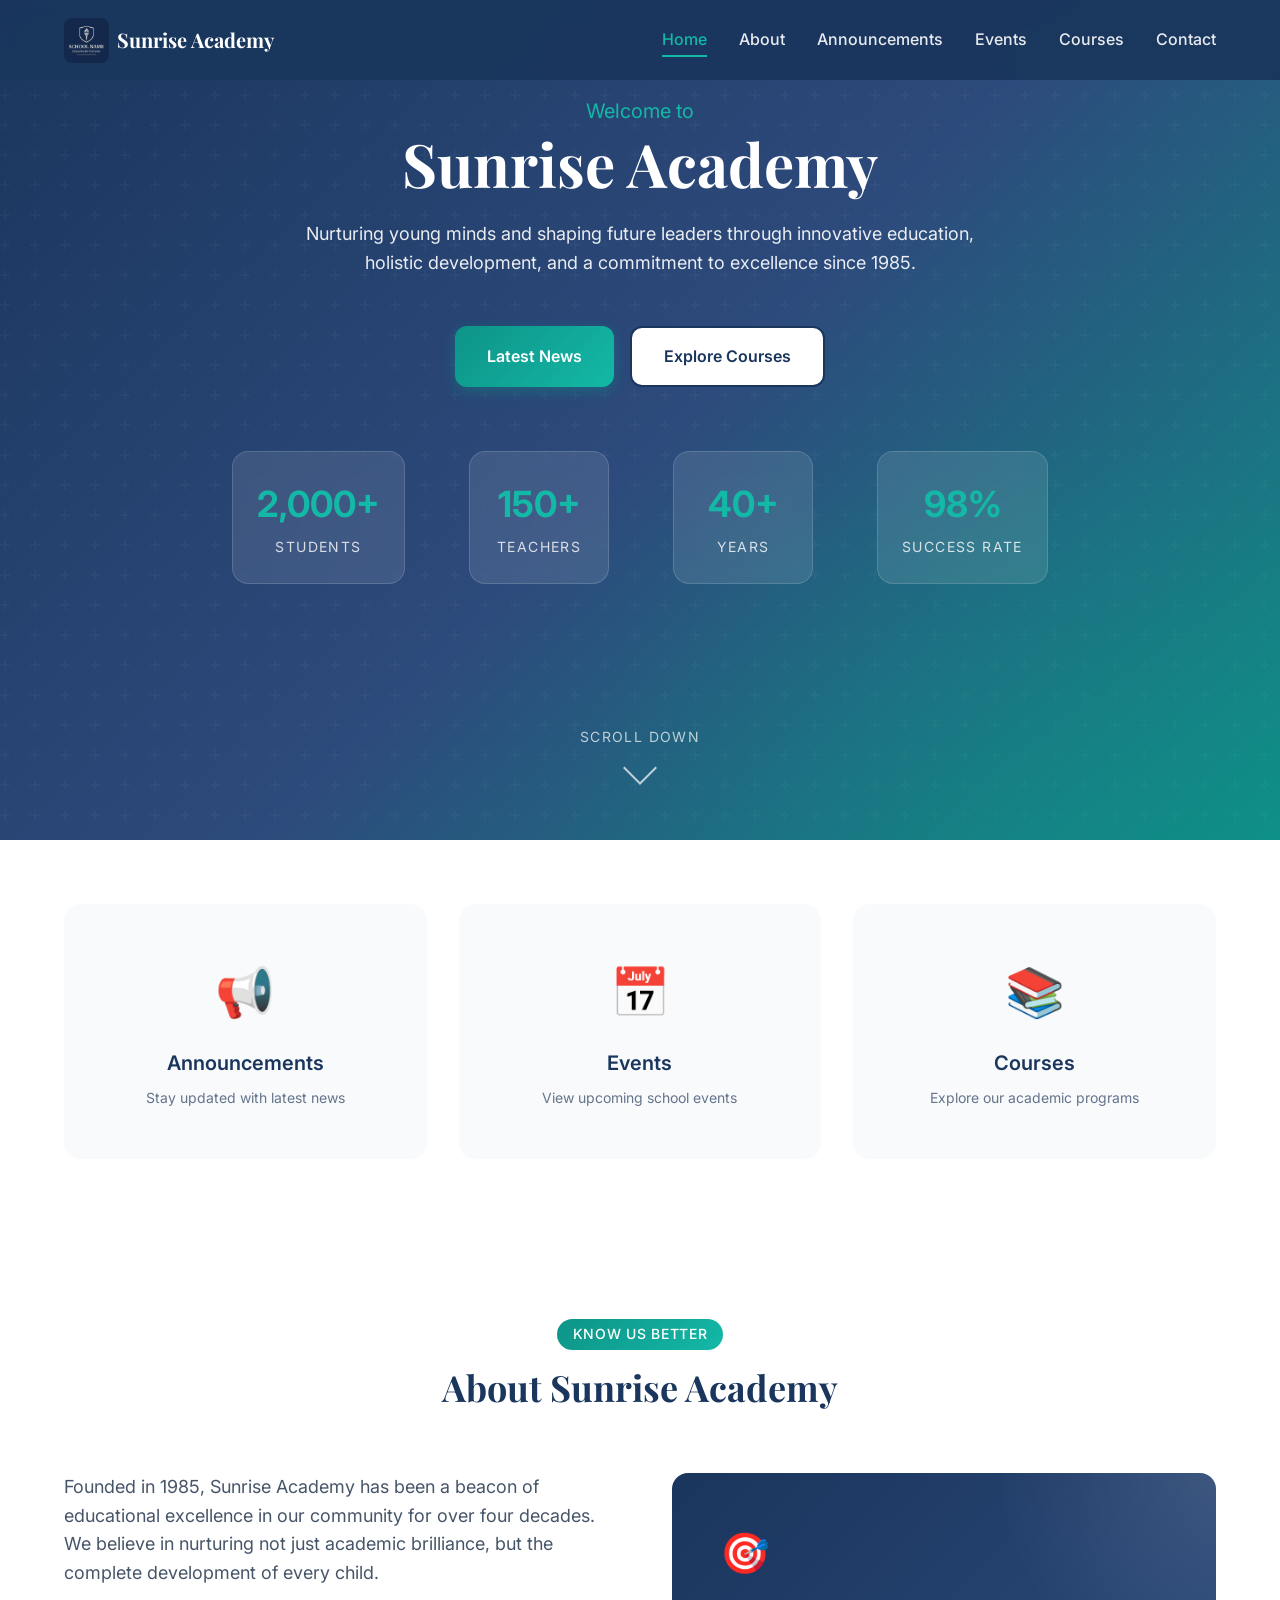
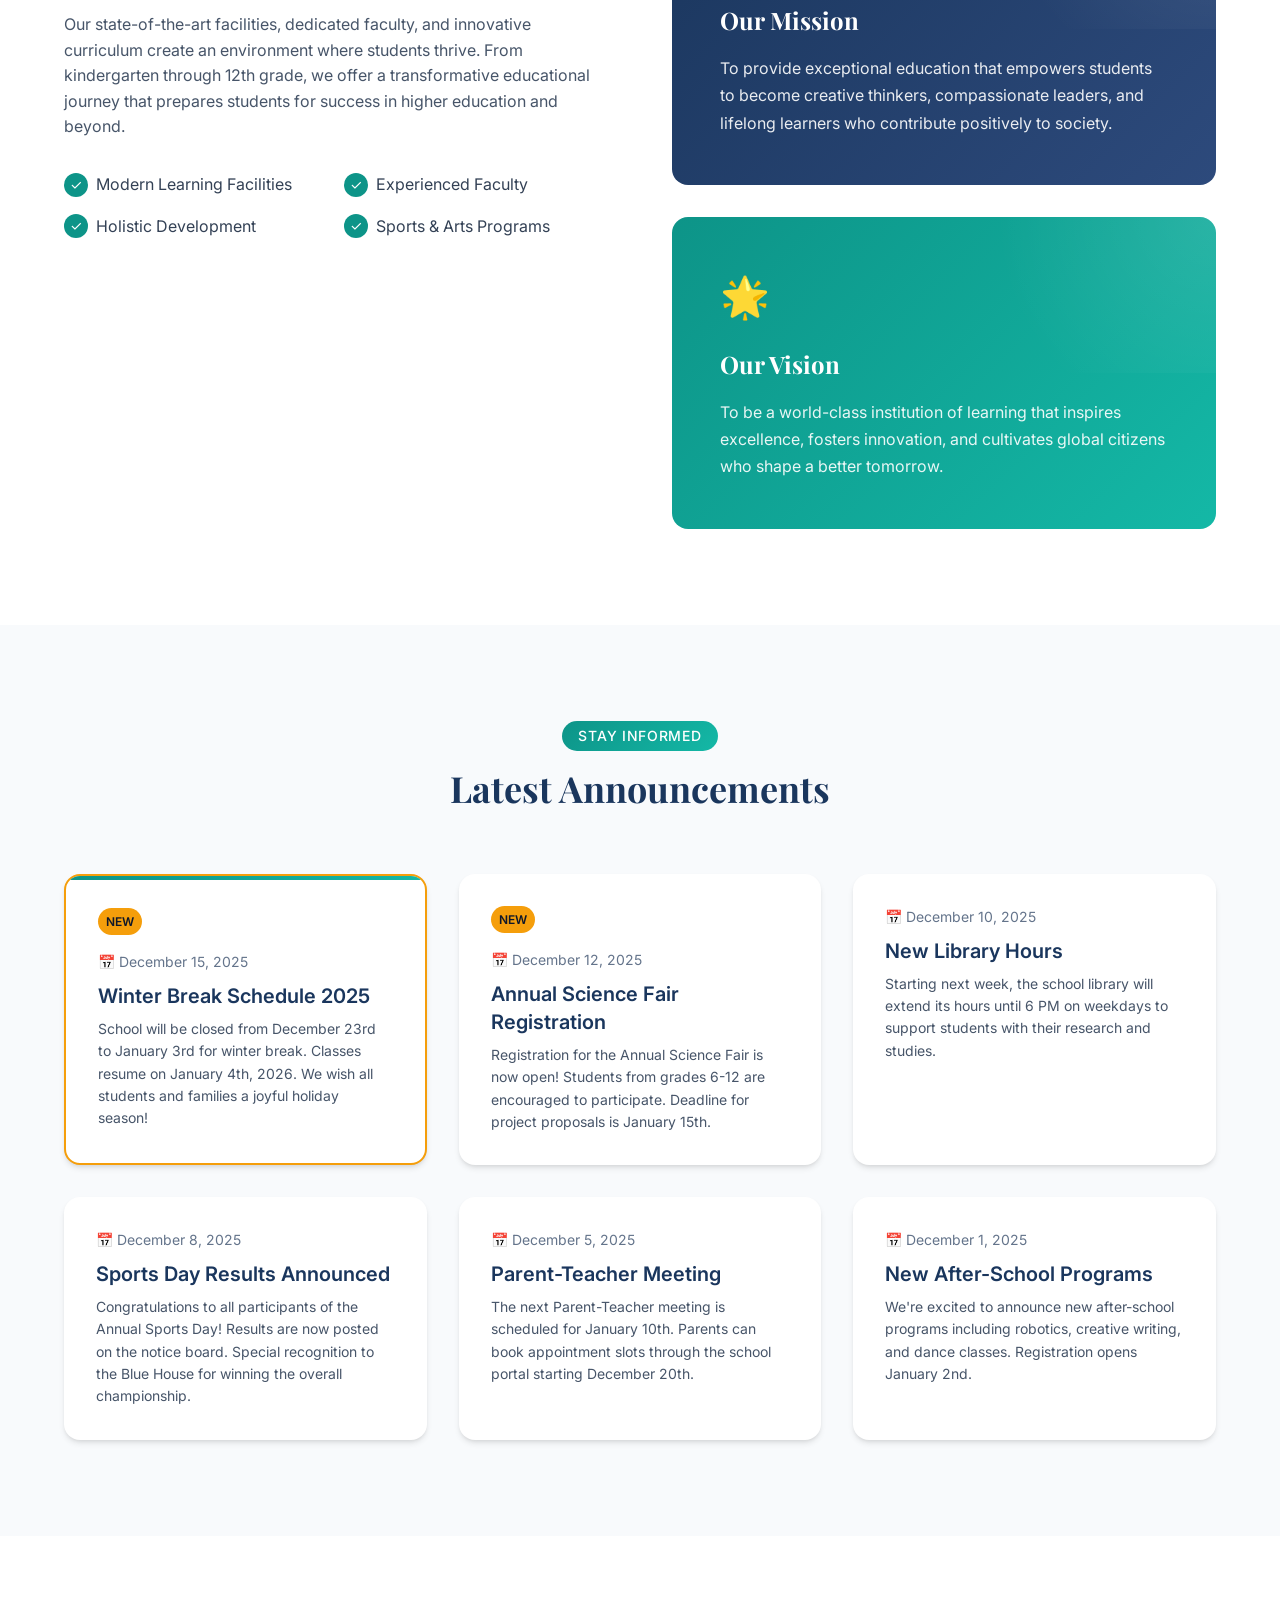
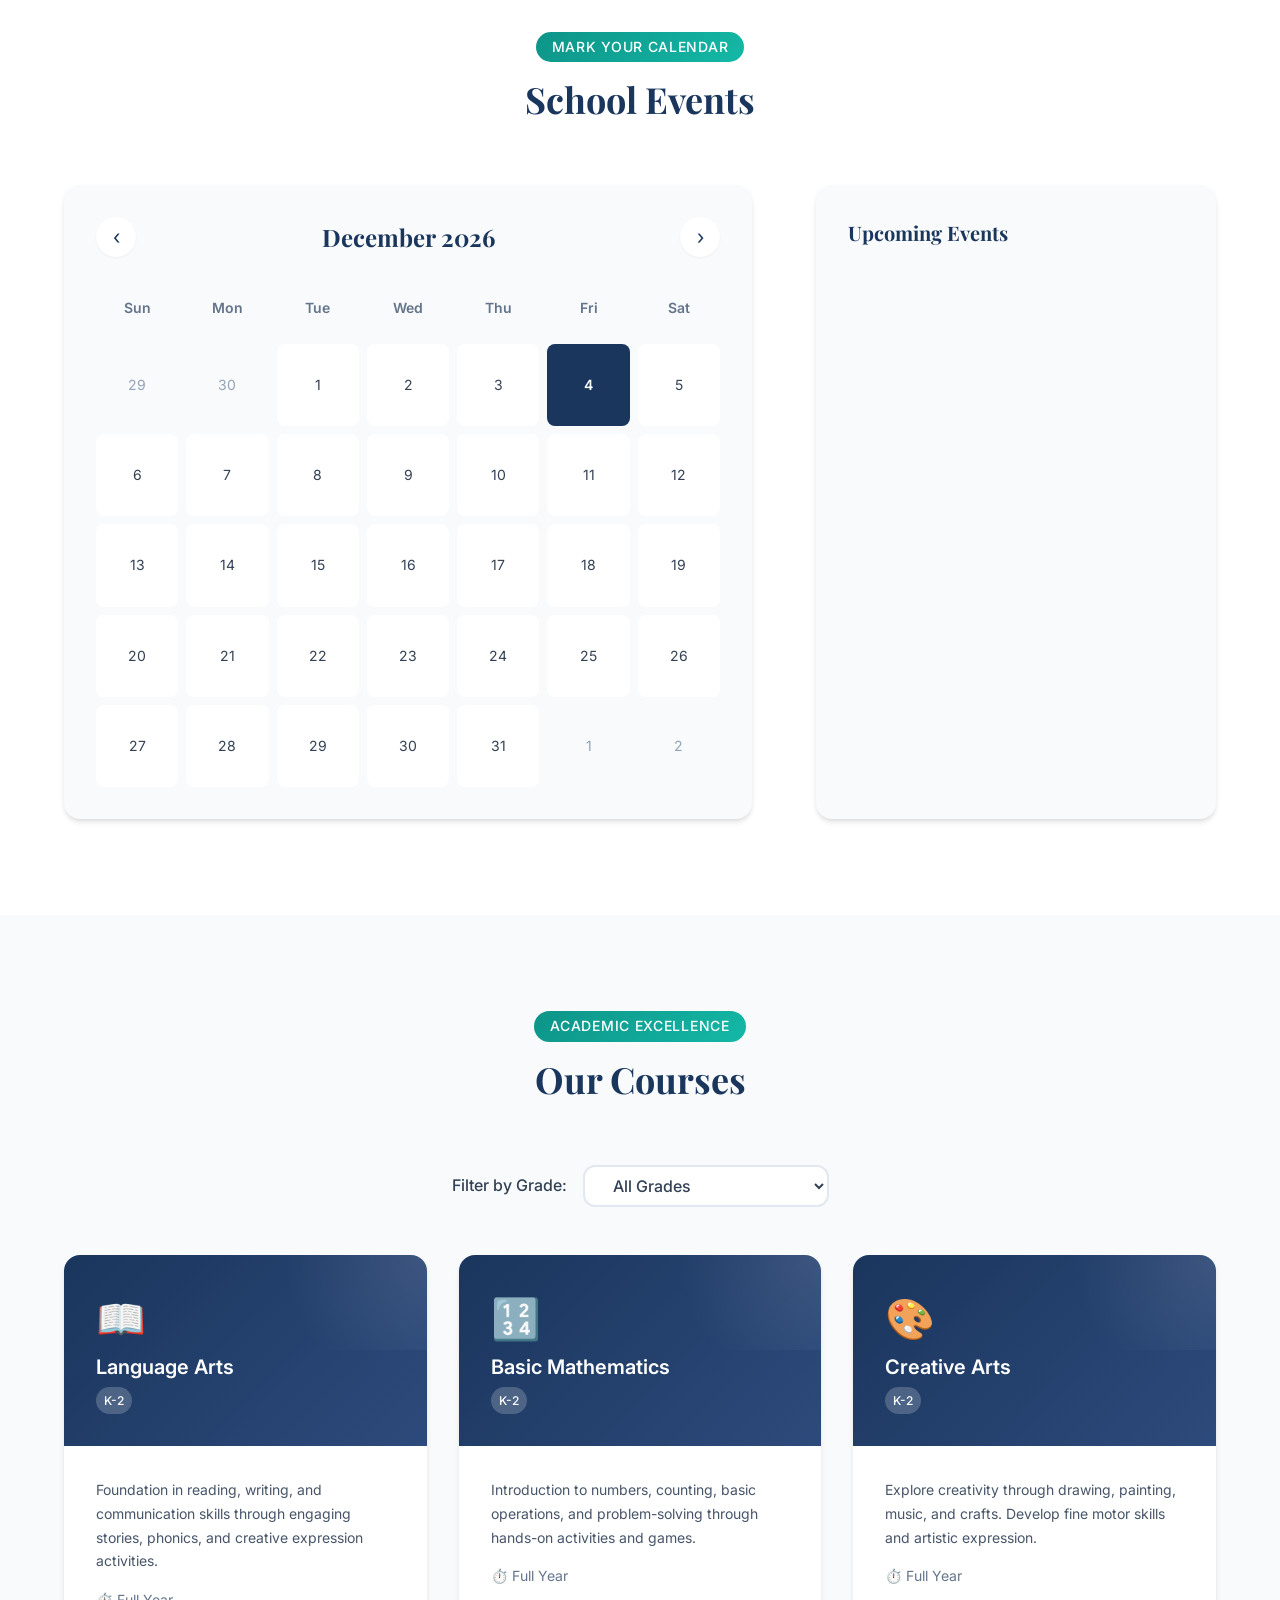
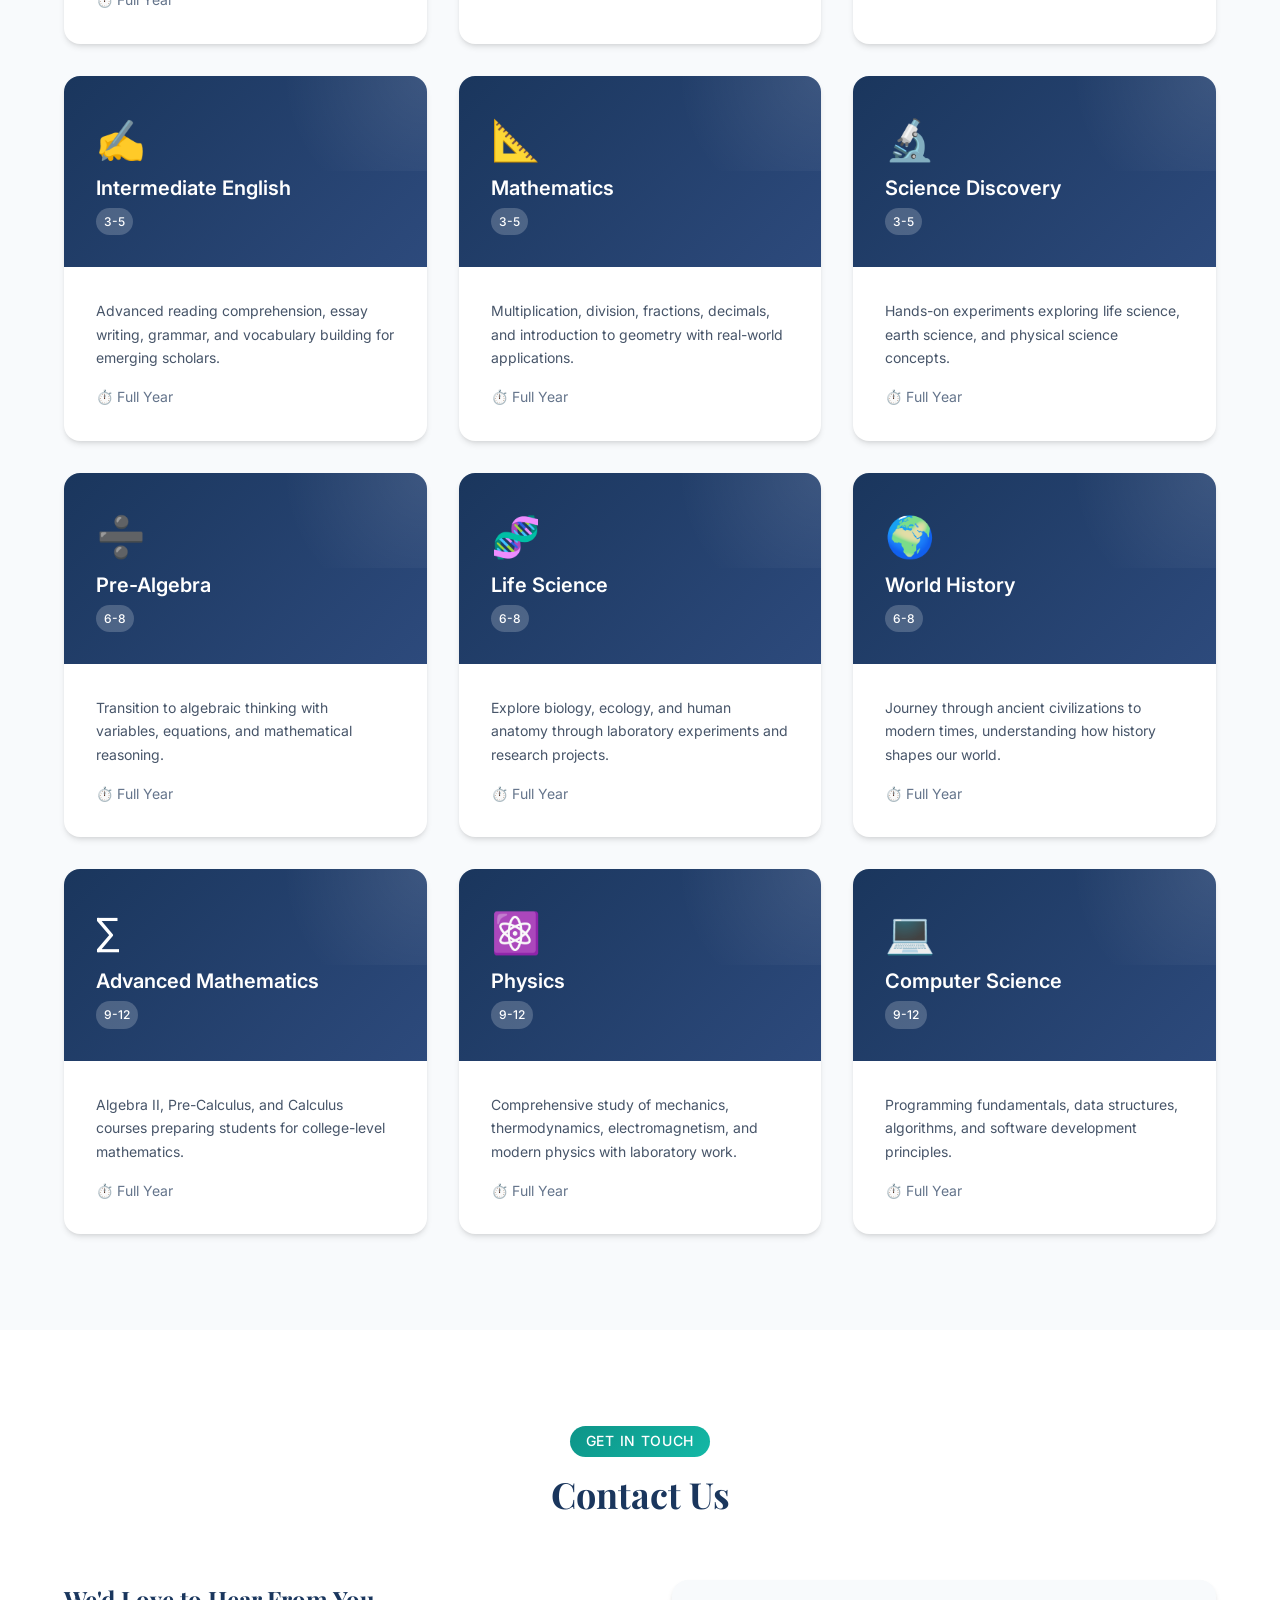
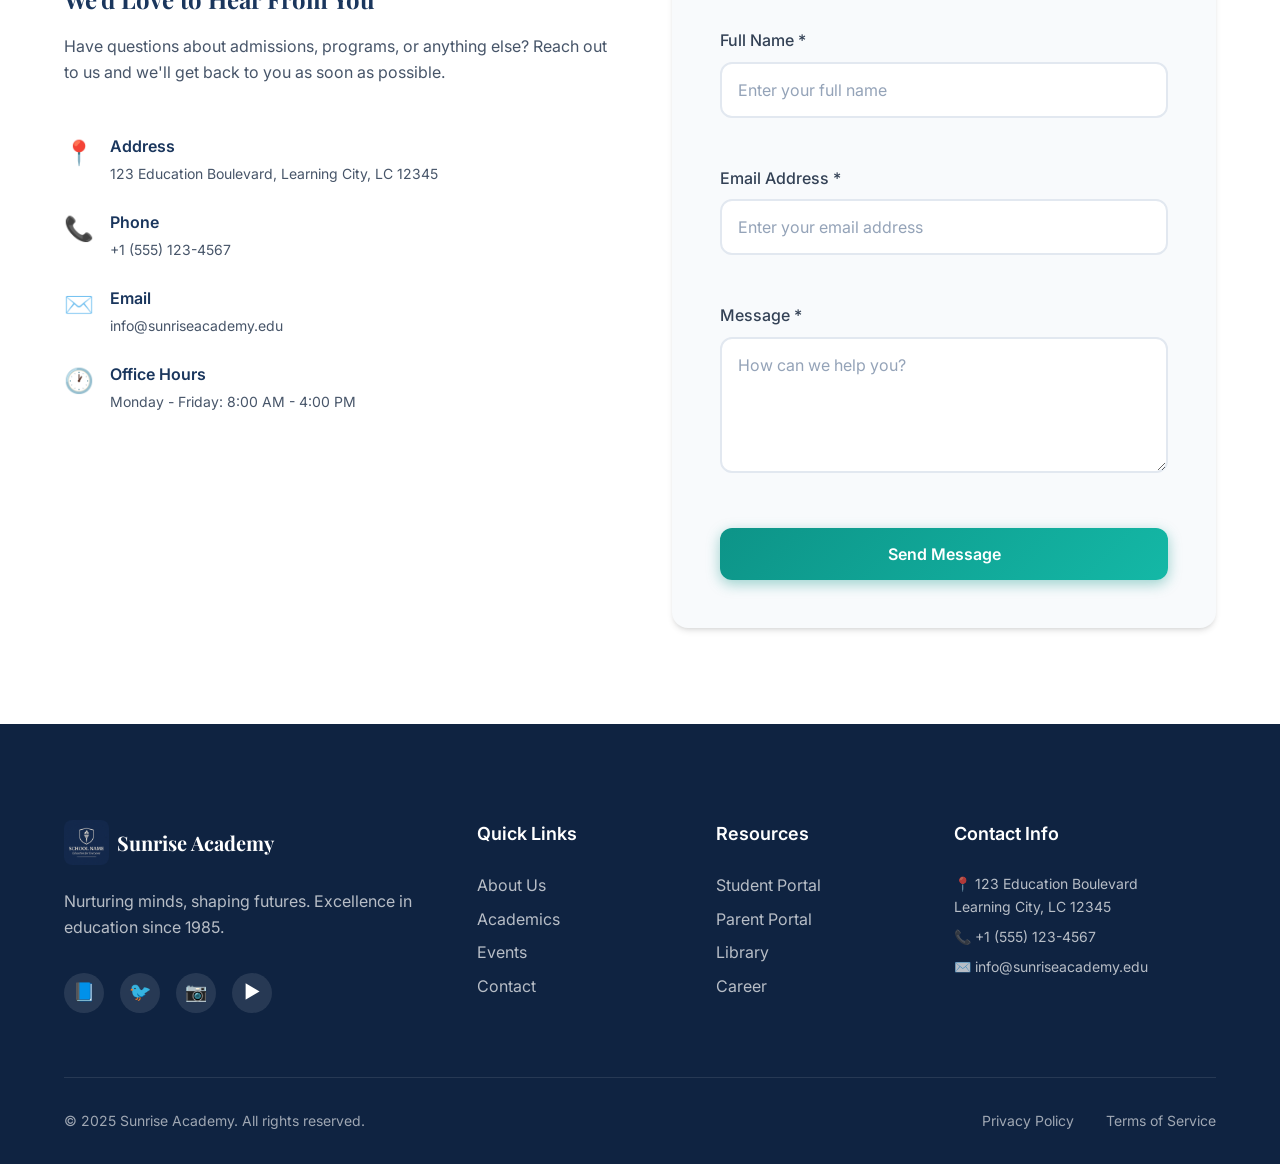
<file: index.html>
<!DOCTYPE html>
<html lang="en">
<head>
    <meta charset="UTF-8">
    <meta name="viewport" content="width=device-width, initial-scale=1.0">
    <meta name="description" content="Sunrise Academy - Nurturing minds, shaping futures. Excellence in education for grades K-12.">
    <title>Sunrise Academy | Excellence in Education</title>
    <link rel="preconnect" href="https://fonts.googleapis.com">
    <link rel="preconnect" href="https://fonts.gstatic.com" crossorigin>
    <link href="https://fonts.googleapis.com/css2?family=Inter:wght@300;400;500;600;700&family=Playfair+Display:wght@600;700&display=swap" rel="stylesheet">
    <link rel="stylesheet" href="styles.css">
</head>
<body>
    <!-- Header -->
    <header class="header" id="header">
        <nav class="nav container">
            <a href="#home" class="logo">
                <img src="logo.jpg" alt="Sunrise Academy Logo" class="logo-img">
                <span class="logo-text">Sunrise Academy</span>
            </a>
            <button class="nav-toggle" id="navToggle" aria-label="Toggle navigation">
                <span class="hamburger"></span>
            </button>
            <ul class="nav-menu" id="navMenu">
                <li><a href="#home" class="nav-link active">Home</a></li>
                <li><a href="#about" class="nav-link">About</a></li>
                <li><a href="#announcements" class="nav-link">Announcements</a></li>
                <li><a href="#events" class="nav-link">Events</a></li>
                <li><a href="#courses" class="nav-link">Courses</a></li>
                <li><a href="#contact" class="nav-link">Contact</a></li>
            </ul>
        </nav>
    </header>

    <!-- Hero Section -->
    <section class="hero" id="home">
        <div class="hero-bg"></div>
        <div class="hero-content container">
            <h1 class="hero-title">
                <span class="hero-subtitle">Welcome to</span>
                Sunrise Academy
            </h1>
            <p class="hero-description">
                Nurturing young minds and shaping future leaders through innovative education, 
                holistic development, and a commitment to excellence since 1985.
            </p>
            <div class="hero-buttons">
                <a href="#announcements" class="btn btn-primary btn-animated">Latest News</a>
                <a href="#courses" class="btn btn-secondary btn-animated">Explore Courses</a>
            </div>
            <div class="hero-stats">
                <div class="stat">
                    <span class="stat-number" data-count="2000">0</span>
                    <span class="stat-label">Students</span>
                </div>
                <div class="stat">
                    <span class="stat-number" data-count="150">0</span>
                    <span class="stat-label">Teachers</span>
                </div>
                <div class="stat">
                    <span class="stat-number" data-count="40">0</span>
                    <span class="stat-label">Years</span>
                </div>
                <div class="stat">
                    <span class="stat-number" data-count="98">0</span>
                    <span class="stat-label">Success Rate</span>
                </div>
            </div>
        </div>
        <div class="hero-scroll">
            <a href="#about" class="scroll-indicator">
                <span>Scroll Down</span>
                <div class="scroll-arrow"></div>
            </a>
        </div>
    </section>

    <!-- Quick Links -->
    <section class="quick-links">
        <div class="container">
            <div class="quick-links-grid">
                <a href="#announcements" class="quick-link-card">
                    <div class="quick-link-icon">📢</div>
                    <h3>Announcements</h3>
                    <p>Stay updated with latest news</p>
                </a>
                <a href="#events" class="quick-link-card">
                    <div class="quick-link-icon">📅</div>
                    <h3>Events</h3>
                    <p>View upcoming school events</p>
                </a>
                <a href="#courses" class="quick-link-card">
                    <div class="quick-link-icon">📚</div>
                    <h3>Courses</h3>
                    <p>Explore our academic programs</p>
                </a>
            </div>
        </div>
    </section>

    <!-- About Section -->
    <section class="about section" id="about">
        <div class="container">
            <div class="section-header">
                <span class="section-tag">Know Us Better</span>
                <h2 class="section-title">About Sunrise Academy</h2>
            </div>
            <div class="about-grid">
                <div class="about-content">
                    <p class="about-intro">
                        Founded in 1985, Sunrise Academy has been a beacon of educational excellence 
                        in our community for over four decades. We believe in nurturing not just 
                        academic brilliance, but the complete development of every child.
                    </p>
                    <p>
                        Our state-of-the-art facilities, dedicated faculty, and innovative curriculum 
                        create an environment where students thrive. From kindergarten through 12th grade, 
                        we offer a transformative educational journey that prepares students for success 
                        in higher education and beyond.
                    </p>
                    <div class="about-features">
                        <div class="feature">
                            <span class="feature-icon">✓</span>
                            <span>Modern Learning Facilities</span>
                        </div>
                        <div class="feature">
                            <span class="feature-icon">✓</span>
                            <span>Experienced Faculty</span>
                        </div>
                        <div class="feature">
                            <span class="feature-icon">✓</span>
                            <span>Holistic Development</span>
                        </div>
                        <div class="feature">
                            <span class="feature-icon">✓</span>
                            <span>Sports & Arts Programs</span>
                        </div>
                    </div>
                </div>
                <div class="about-cards">
                    <div class="mission-card">
                        <div class="card-icon">🎯</div>
                        <h3>Our Mission</h3>
                        <p>
                            To provide exceptional education that empowers students to become 
                            creative thinkers, compassionate leaders, and lifelong learners 
                            who contribute positively to society.
                        </p>
                    </div>
                    <div class="vision-card">
                        <div class="card-icon">🌟</div>
                        <h3>Our Vision</h3>
                        <p>
                            To be a world-class institution of learning that inspires excellence, 
                            fosters innovation, and cultivates global citizens who shape a 
                            better tomorrow.
                        </p>
                    </div>
                </div>
            </div>
        </div>
    </section>

    <!-- Announcements Section -->
    <section class="announcements section" id="announcements">
        <div class="container">
            <div class="section-header">
                <span class="section-tag">Stay Informed</span>
                <h2 class="section-title">Latest Announcements</h2>
            </div>
            <div class="announcements-grid" id="announcementsGrid">
                <!-- Announcements will be rendered dynamically -->
            </div>
        </div>
    </section>

    <!-- Events Section -->
    <section class="events section" id="events">
        <div class="container">
            <div class="section-header">
                <span class="section-tag">Mark Your Calendar</span>
                <h2 class="section-title">School Events</h2>
            </div>
            <div class="events-wrapper">
                <div class="calendar-container">
                    <div class="calendar-header">
                        <button class="calendar-nav prev" id="prevMonth" aria-label="Previous month">
                            <span>‹</span>
                        </button>
                        <h3 class="calendar-title" id="calendarTitle">December 2025</h3>
                        <button class="calendar-nav next" id="nextMonth" aria-label="Next month">
                            <span>›</span>
                        </button>
                    </div>
                    <div class="calendar-weekdays">
                        <span>Sun</span>
                        <span>Mon</span>
                        <span>Tue</span>
                        <span>Wed</span>
                        <span>Thu</span>
                        <span>Fri</span>
                        <span>Sat</span>
                    </div>
                    <div class="calendar-grid" id="calendarGrid">
                        <!-- Calendar days will be rendered dynamically -->
                    </div>
                </div>
                <div class="upcoming-events">
                    <h3 class="upcoming-title">Upcoming Events</h3>
                    <div class="upcoming-list" id="upcomingList">
                        <!-- Upcoming events will be rendered dynamically -->
                    </div>
                </div>
            </div>
        </div>
    </section>

    <!-- Courses Section -->
    <section class="courses section" id="courses">
        <div class="container">
            <div class="section-header">
                <span class="section-tag">Academic Excellence</span>
                <h2 class="section-title">Our Courses</h2>
            </div>
            <div class="courses-filter">
                <label for="gradeFilter" class="filter-label">Filter by Grade:</label>
                <select id="gradeFilter" class="filter-select">
                    <option value="all">All Grades</option>
                    <option value="K-2">Kindergarten - Grade 2</option>
                    <option value="3-5">Grade 3 - 5</option>
                    <option value="6-8">Grade 6 - 8</option>
                    <option value="9-12">Grade 9 - 12</option>
                </select>
            </div>
            <div class="courses-grid" id="coursesGrid">
                <!-- Courses will be rendered dynamically -->
            </div>
        </div>
    </section>

    <!-- Contact Section -->
    <section class="contact section" id="contact">
        <div class="container">
            <div class="section-header">
                <span class="section-tag">Get in Touch</span>
                <h2 class="section-title">Contact Us</h2>
            </div>
            <div class="contact-grid">
                <div class="contact-info">
                    <h3>We'd Love to Hear From You</h3>
                    <p>Have questions about admissions, programs, or anything else? Reach out to us and we'll get back to you as soon as possible.</p>
                    <div class="contact-details">
                        <div class="contact-item">
                            <span class="contact-icon">📍</span>
                            <div>
                                <strong>Address</strong>
                                <p>123 Education Boulevard, Learning City, LC 12345</p>
                            </div>
                        </div>
                        <div class="contact-item">
                            <span class="contact-icon">📞</span>
                            <div>
                                <strong>Phone</strong>
                                <p>+1 (555) 123-4567</p>
                            </div>
                        </div>
                        <div class="contact-item">
                            <span class="contact-icon">✉️</span>
                            <div>
                                <strong>Email</strong>
                                <p>info@sunriseacademy.edu</p>
                            </div>
                        </div>
                        <div class="contact-item">
                            <span class="contact-icon">🕐</span>
                            <div>
                                <strong>Office Hours</strong>
                                <p>Monday - Friday: 8:00 AM - 4:00 PM</p>
                            </div>
                        </div>
                    </div>
                </div>
                <div class="contact-form-container">
                    <form class="contact-form" id="contactForm">
                        <div class="form-group">
                            <label for="name">Full Name *</label>
                            <input type="text" id="name" name="name" placeholder="Enter your full name" required>
                            <span class="error-message" id="nameError"></span>
                        </div>
                        <div class="form-group">
                            <label for="email">Email Address *</label>
                            <input type="email" id="email" name="email" placeholder="Enter your email address" required>
                            <span class="error-message" id="emailError"></span>
                        </div>
                        <div class="form-group">
                            <label for="message">Message *</label>
                            <textarea id="message" name="message" rows="5" placeholder="How can we help you?" required></textarea>
                            <span class="error-message" id="messageError"></span>
                        </div>
                        <button type="submit" class="btn btn-primary btn-full">Send Message</button>
                    </form>
                    <div class="form-success" id="formSuccess">
                        <div class="success-icon">✓</div>
                        <h3>Message Sent Successfully!</h3>
                        <p>Thank you for contacting us. We'll get back to you within 24 hours.</p>
                    </div>
                </div>
            </div>
        </div>
    </section>

    <!-- Footer -->
    <footer class="footer">
        <div class="container">
            <div class="footer-grid">
                <div class="footer-brand">
                    <a href="#home" class="footer-logo">
                        <img src="logo.jpg" alt="Sunrise Academy Logo" class="logo-img">
                        <span>Sunrise Academy</span>
                    </a>
                    <p>Nurturing minds, shaping futures. Excellence in education since 1985.</p>
                    <div class="social-links">
                        <a href="#" class="social-link" aria-label="Facebook">📘</a>
                        <a href="#" class="social-link" aria-label="Twitter">🐦</a>
                        <a href="#" class="social-link" aria-label="Instagram">📷</a>
                        <a href="#" class="social-link" aria-label="YouTube">▶️</a>
                    </div>
                </div>
                <div class="footer-links">
                    <h4>Quick Links</h4>
                    <ul>
                        <li><a href="#about">About Us</a></li>
                        <li><a href="#courses">Academics</a></li>
                        <li><a href="#events">Events</a></li>
                        <li><a href="#contact">Contact</a></li>
                    </ul>
                </div>
                <div class="footer-links">
                    <h4>Resources</h4>
                    <ul>
                        <li><a href="#">Student Portal</a></li>
                        <li><a href="#">Parent Portal</a></li>
                        <li><a href="#">Library</a></li>
                        <li><a href="#">Career</a></li>
                    </ul>
                </div>
                <div class="footer-contact">
                    <h4>Contact Info</h4>
                    <p>📍 123 Education Boulevard<br>Learning City, LC 12345</p>
                    <p>📞 +1 (555) 123-4567</p>
                    <p>✉️ info@sunriseacademy.edu</p>
                </div>
            </div>
            <div class="footer-bottom">
                <p>&copy; 2025 Sunrise Academy. All rights reserved.</p>
                <div class="footer-legal">
                    <a href="#">Privacy Policy</a>
                    <a href="#">Terms of Service</a>
                </div>
            </div>
        </div>
    </footer>

    <!-- Event Modal -->
    <div class="modal-overlay" id="eventModal">
        <div class="modal">
            <button class="modal-close" id="modalClose" aria-label="Close modal">&times;</button>
            <div class="modal-content" id="modalContent">
                <!-- Modal content will be rendered dynamically -->
            </div>
        </div>
    </div>

    <script src="script.js"></script>
</body>
</html>
</file>
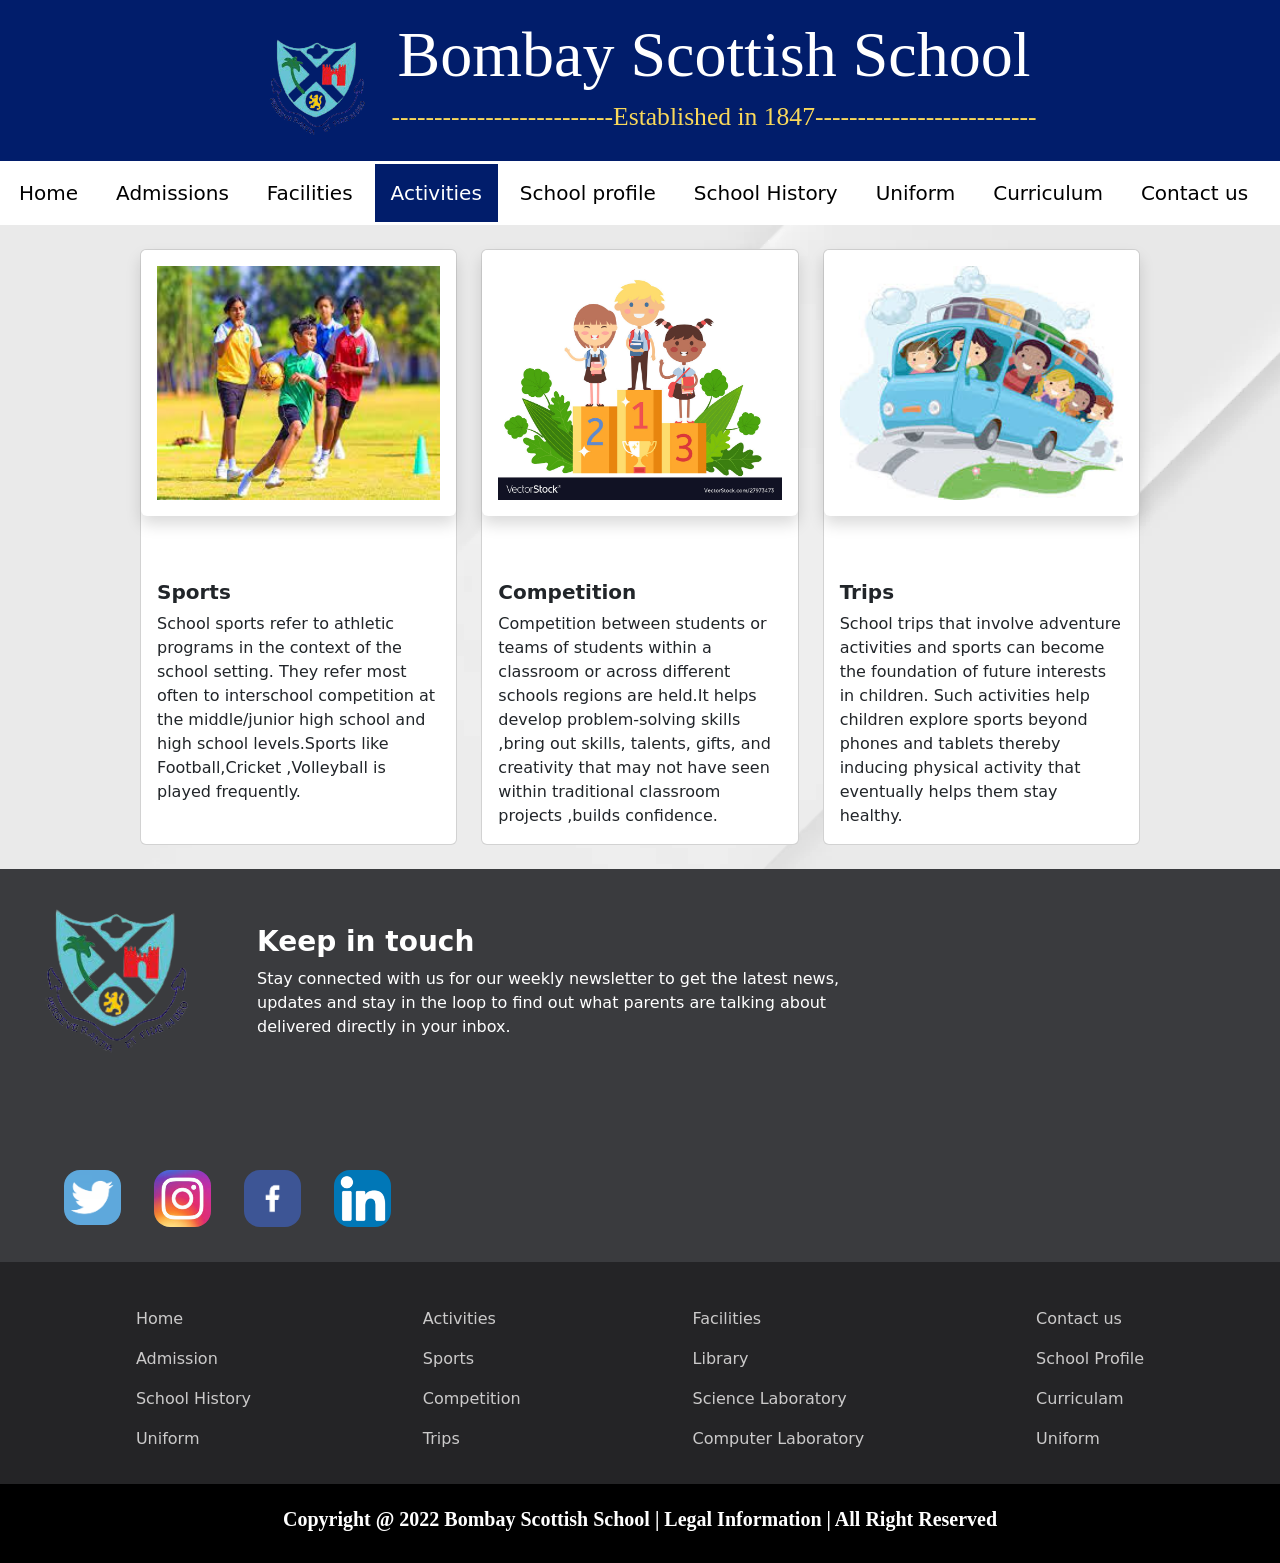
<file: Activities.html>
<!DOCTYPE html>
<html lang="en">
  <head>
    <meta charset="UTF-8" />
    <meta http-equiv="X-UA-Compatible" content="IE=edge" />
    <meta name="viewport" content="width=device-width, initial-scale=1.0" />
    <title>School Profile</title>
    <link
      href="https://cdn.jsdelivr.net/npm/bootstrap@5.0.2/dist/css/bootstrap.min.css"
      rel="stylesheet"
      integrity="sha384-EVSTQN3/azprG1Anm3QDgpJLIm9Nao0Yz1ztcQTwFspd3yD65VohhpuuCOmLASjC"
      crossorigin="anonymous"/>
    <style>
       /* body {
    max-width: 1000px;
    margin: auto;
  } */
  header{
    background-color: #011d6b;
 
  }
  .box1{
    max-width: 1000px;
    margin: auto;
  }
  body {
  background-image: url(/images/bg4);
  }
  *{
    margin: 0%;
    padding: 0%;
  }
  
  .logo{
    width: 10vw;
    margin: 0px 10px;
    
  }
  .head1{
    text-align: center;
   display: flex;
   justify-content: center;
   align-items: center;
  }

  #heading {
    text-align: center;
    font-size: 5vw;
    color: white;
    font-family: "Algerian","Cambria", "Cochin", Georgia, Times, "Times New Roman", serif;
    padding-top: 17px;
   
  }
  .heading2{
    text-align: center;
    font-size: 2vw;
    color: #f9d85a;
    font-family: "Cambria", "Cochin", Georgia, Times, "Times New Roman", serif;
    padding-bottom: 20px;
  }  
  #welcome {
    text-align: center;
    font-size: 38px;
    color:white;
    font-family: "Cambria", "Cochin", Georgia, Times, "Times New Roman", serif;
  }
  #welcome p {
    font-size: 25px;
  }
  
  .topnav {
    overflow: hidden;
    background-color: #ffffff;
    position: sticky;
    top: 0;
    z-index: 6;
  }
  
  .topnav a {
    float: left;
    display: block;
    color: black;
    text-align: center;
    padding: 14px 16px;
    text-decoration: none;
    font-size: 20px;
margin: 3px;
  }
  
  .topnav a:hover {
    background-color: #ddd;
    color: black;
  }
  
  
  
  .topnav input[type="text"] {
    float: right;
    padding: 6px;
    border: none;
    margin-top: 8px;
    margin-right: 16px;
    font-size: 17px;
  }
  
  .topnav .icon {
        display: none;
      }
      
      .icon{
        width: 90px;
        padding-right: 250px;
      }
      @media screen and (max-width: 600px) {
        .topnav a:not(:first-child) {display: none;}
        .topnav a.icon {
          float: right;
          display: block;
        }
      }
      
      @media screen and (max-width: 600px) {
        .topnav.responsive {position: relative;}
        .topnav.responsive .icon {
          position: absolute;
          right: 0;
          top: 0;
        }
        .topnav.responsive a {
          float: none;
          display: block;
          text-align: left;
        }
      }

  
  #school-img {
    display: block;
    margin-left: auto;
    margin-right: auto;
    padding: 25px 25px 25px 25px;
    /* width: 95%; */
    height: 200px;
  }
  
  .container {
    display: flex;
    width: 920px;
    height: auto;
    margin: 30px auto;
  }
  .box {
    width: 32%;
    height: auto;
    border: 1px solid #ccc;
    margin-right: 1%;
    background: white;
    border-radius: 10px;
    transition: 0.9;
    text-align: center;
  }
  .box:hover {
    box-shadow: 0 0 11px rgba(33, 33, 33, 0.8);
    cursor: pointer;
  }
  
  @media (max-width: 800px) {
    .container {
      width: 100%;
    }
  }
  @media (max-width: 600px) {
    .container {
      width: 85%;
      display: block;
    }
    .box {
      width: 100%;
      margin-bottom: 4%;
    }
  }
  img {
    width: 100%;
    border-top-left-radius: 10px;
    border-top-right-radius: 10px;
  }
  .footer1 {
    display: flex;
    flex-direction: row;
    flex-wrap: wrap;
    background-color: #3a3b3e;
    color: white;
    padding: 5px 10px 5px 10px;
  }
  .footerlogo{
width: 15vw;
margin-left: 10px;
  }
  .footer-about {
    /* background: #2c36ab; */
    width: 20vw;
    display: inline-block;
    flex-basis: 700px;
    margin-left: 10px;
    padding:35px;
    margin-right: -21px;
  }
  .footer-social{
    width: 20vw;
    /* background: #2c36ab; */
    display: inline-block;
    flex-basis: 400px;
    margin-left: 4px;
margin-top: 50px;
justify-content: center;
     display: flex;
  }

  .img1{
    width: 60px;
    margin: 15px;
  }
  .img1 img{
    width: 57px;
    margin: 15px;
    border-radius: 16px;
  }
  #footer {
    flex-basis: 300px;
  }
  .footer2{
   display: flex;
   color: rgb(203, 202, 202);
   flex-direction: row;
   background: #242426;
  padding: 50px;
  justify-content: space-around;
  flex-wrap: wrap;
  padding-top: 45px;
padding-bottom: 17px;
padding-right: 50px;
padding-left: 50px;
  }
 
 
  
  .rights {
    /* display: block; */
    padding: 20px 20px;
    margin: auto;
    background: #000;
    color: white;
    text-align: center;
    font-family: 'Times New Roman', Times, serif;
    font-size: 20px;
    padding-bottom: 13px;
  }
  .class2a{
    width: 35vw;
    text-align: justify;
    /* display: inline-block; */
    float: left ;
  }
  .class2b{
    display: inline-block;
    position: relative;
    right: -350px;
bottom: 397px;
    width: 350px;
  }
  .class2c{
   
    float: right;
    width: 35vw;
    text-align: justify;
    /* display: inline-block; */
  }
  .topnav a.activities {
        background-color: #011d6b;
        color: white;
      }
  #footer-about h2{
    text-align: center;
  }
  #footer-about h2{
    text-align: center;
  }
  /* Resource button */
  .resources {
    float: left;
    overflow: hidden;
  } #footer-about h2{
    text-align: center;
  }
  #footer-about h2{
    text-align: center;
  }
  /* Resource button */
  .resources {
    float: left;
    overflow: hidden;
  }
  .resources .resourcebtn {
    font-size: 17px;
    border: none;
    outline: none;
    color: black;
    padding: 14px 16px;
    background-color: inherit;
    font-family: inherit;
    margin: 0;
  }

  .dropdown-content {
    display: none;
    position: absolute;
    background-color: #f9f9f9;
    min-width: 160px;
    box-shadow: 0px 8px 16px 0px rgba(0, 0, 0, 0.2);
    z-index: 1;
  }

  .dropdown-content a {
    float: none;
    color: black;
    padding: 12px 16px;
    text-decoration: none;
    display: block;
    text-align: left;
  }

  .dropdown-content a:hover,
  .resources .resourcebtn:hover {
    background-color: #ddd;
  }

  .resources:hover .dropdown-content {
    display: block;
  }
    </style>
  </head>


  <body>
    
    </div>
    <header>
        <div class="head1">
        <img src="/images/logo2.png"  class="logo" alt="school logo">
      <div class="headtitle">
        <h1 id="heading"> Bombay  Scottish  School</h1>
    
        <h6 class="heading2">--------------------------Established in 1847--------------------------</h6>
        </div>
      </div>
        </header>
        <div class="topnav">
            <a class="active" href="/index.html">Home</a>
            <a href="/Admission.html">Admissions</a>
            <a href="/Facilities.html">Facilities</a>
            <a class="activities" href="/Activities.html">Activities</a>
            <a href="/profile.html">School profile</a>
            <a href="/history.html">School History</a>
            <a href="/uniform.html">Uniform</a>
            <a href="/curriculum.html">Curriculum</a>
            <a href="/contact.html">Contact us</a> 
            <a href="javascript:void(0);" class="icon" onclick="myFunction()">
                <i class="fa fa-bars"></i>
              </a>
        </div>
    <div class="box1"> 
    <br>
    <div class="row row-cols-1 row-cols-md-3 g-4">
        <div class="col">
          <div class="card h-100">
            <img src="/images/sports.jpg" class="card-img-top shadow p-3 mb-5 bg-white rounded" alt="library image" width="356px" height="266.65px">
            <div class="card-body">
              <h5 class="card-title"><b> Sports</b></h5>
              <p class="card-text">School sports refer to athletic programs in the context of the school setting. They refer most often to interschool competition at the middle/junior high school and high school levels.Sports like Football,Cricket ,Volleyball is played frequently.</p>
            </div>
            <!-- <div class="card-footer"> -->
              <!-- <small class="text-muted">Last updated 3 mins ago</small> -->
            <!-- </div> -->
          </div>
        </div>
        <div class="col">
          <div class="card h-100">
            <img src="/images/competition.jpg" class="card-img-top shadow p-3 mb-5 bg-white rounded" alt="sci lab image" width="356px" height="266.65px">
            <div class="card-body">
              <h5 class="card-title"><b>Competition </b></h5>
              <p class="card-text">Competition between students or teams of students within a classroom or across different schools regions are held.It helps develop problem-solving skills ,bring out skills, talents, gifts, and creativity that may not have seen within traditional classroom projects ,builds confidence.</p>
            </div>
            <!-- <div class="card-footer"> -->
              <!-- <small class="text-muted">Last updated 3 mins ago</small> -->
            <!-- </div> -->
          </div>
        </div>
        <div class="col">
          <div class="card h-100">
            <img src="/images/trips.jpg" class="card-img-top shadow p-3 mb-5 bg-white rounded" alt="Computer laboratory" width="356px" height="266.65px">
            <div class="card-body">
              <h5 class="card-title"><b>Trips</b></h5>
              <p class="card-text">School trips that involve adventure activities and sports can become the foundation of future interests in children. Such activities help children explore sports beyond phones and tablets thereby inducing physical activity that eventually helps them stay healthy.</p>
            </div>
            <!-- <div class="card-footer"> -->
              <!-- <small class="text-muted">Last updated 3 mins ago</small> -->
            <!-- </div> -->
          </div>
        </div>
      </div>
    </div> 
    <br>
    <footer>
        <div class="footer1">
            <div class="footerlogo">
            <img src="/images/logo2.png"  alt="logo" id="footer-logo">
          </div>
         
            <div class="footer-about">
            
              <p>
                <h3><b> Keep in touch</b></h3> 
                Stay connected with us for our weekly newsletter to get the latest news, updates and stay in the loop to find out what parents are talking about delivered directly in your inbox.
                
              </p>
            </div>
          <div class="footer-social">
            <div class="img1">
            <a href="https://twitter.com/bombayscottish?lang=en">
              <img src="/images/twitter2.png" alt="twitter" >
            </a>
          </div>
          <div class="img1">
            <a href="https://www.instagram.com/bombayscottishmahimofficial/?hl=en">
              <img src="/images/insta2.jpg" alt="instagram" >
            </a>
          </div>
          <div class="img1">
            <a href="https://m.facebook.com/profile.php?id=103113639728603">
              <img src="/images/facebook3.webp" alt="facebook" >
            </a>
          </div>
          <div class="img1">
            <a href="https://www.linkedin.com/school/bombay-scottish-school/?originalSubdomain=in">
              <img src="/images/linkden.png" alt="linkden" >
            </a>
          </div>
            </div>
          </div>
        <div class="footer2">
        <div class="box6">
         <p>Home</p>
         <p>Admission</p>
         <p>School History</p>
         <p>Uniform</p>
        </div>
      
        <div class="box7">
          <p>Activities</p>
          <p>Sports</p>
          <p>Competition</p>
          <p>Trips</p>
        </div>
       
        <div class="box8">
          <p>Facilities</p>
          <p>Library</p>
          <p>Science Laboratory</p>
          <p>Computer Laboratory</p>
        </div>
        <div class="box9">
          <p>Contact us</p>
          <p>School Profile</p>
          <p>Curriculam</p>
          <p>Uniform</p>
        </div>
        </div>
        <div class="rights">
          <p>
            <b> Copyright  @  2022 Bombay Scottish School | Legal Information | All Right Reserved </b>
           </p>
        </div>
      </footer>
      <script>
        function myFunction() {
          var x = document.getElementById("myTopnav");
          if (x.className === "topnav") {
            x.className += " responsive";
          } else {
            x.className = "topnav";
          }
        }
        </script>
  </body>
</html>
</file>
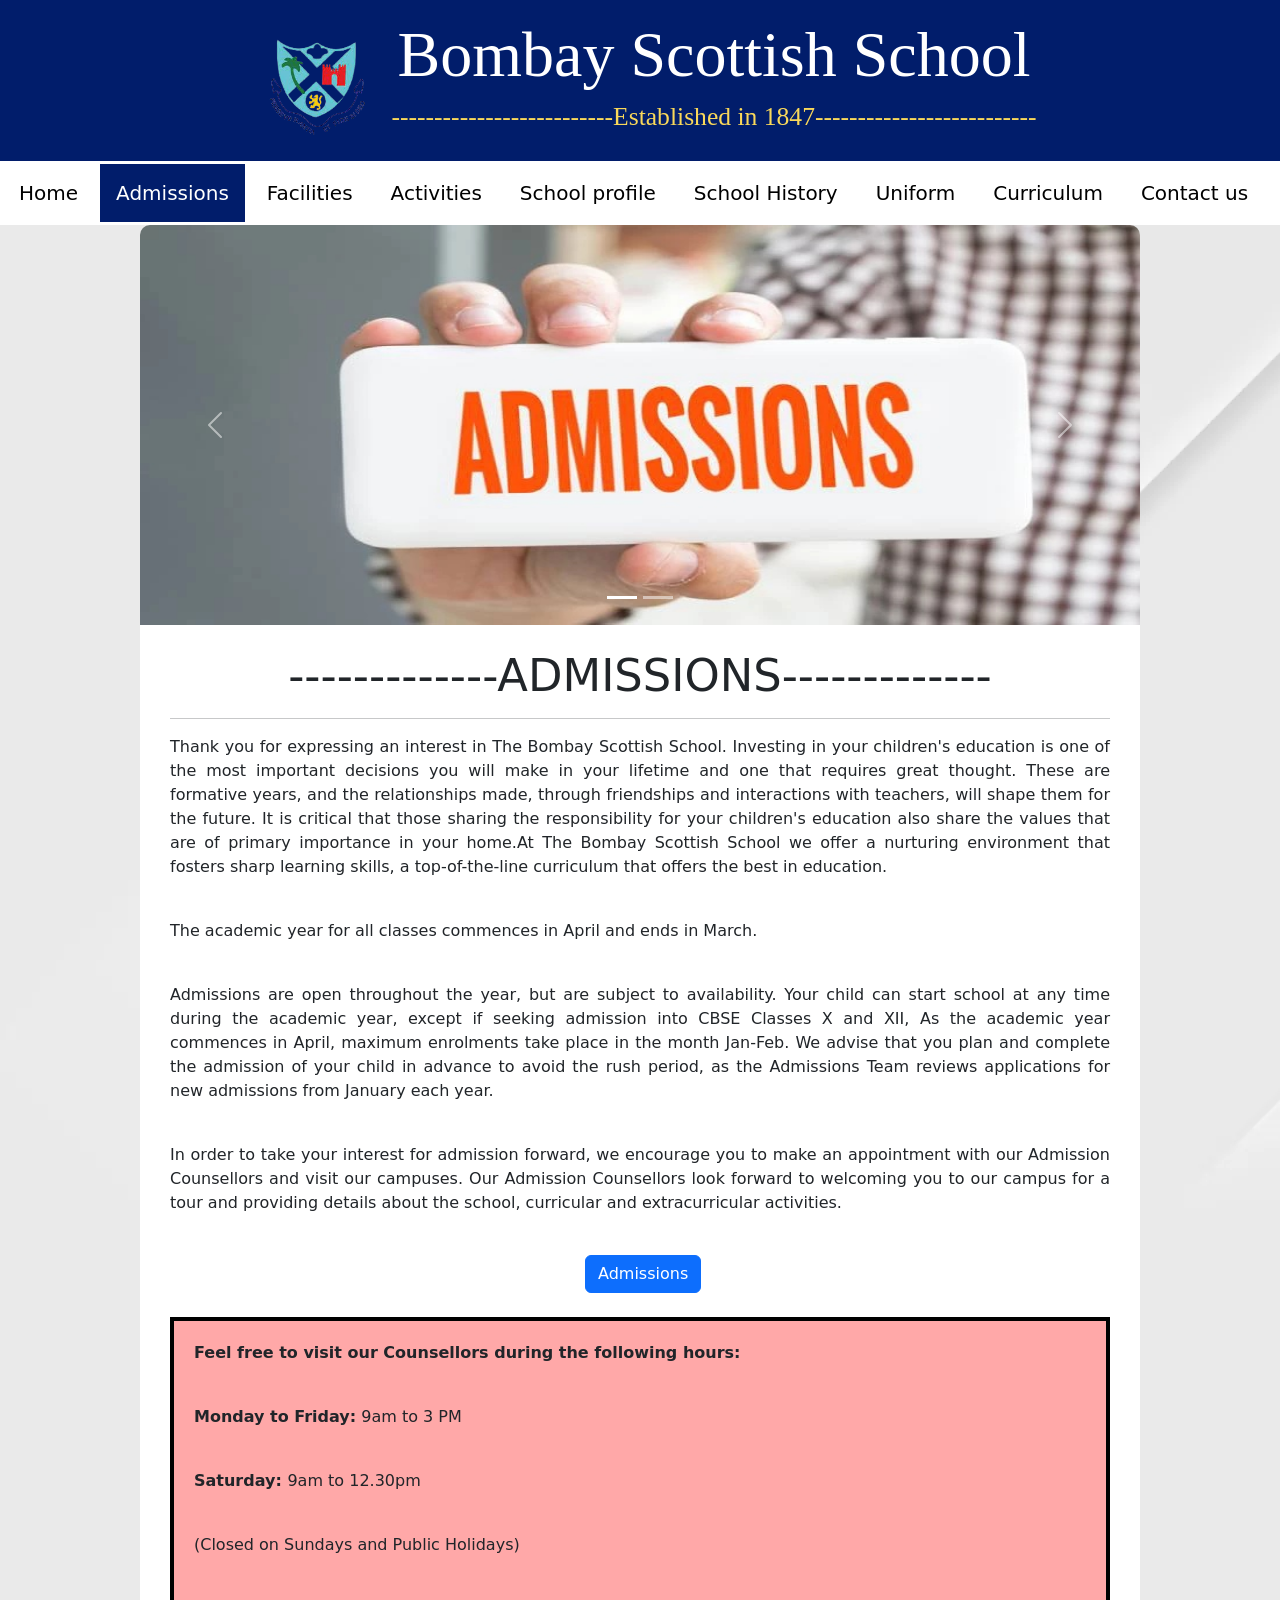
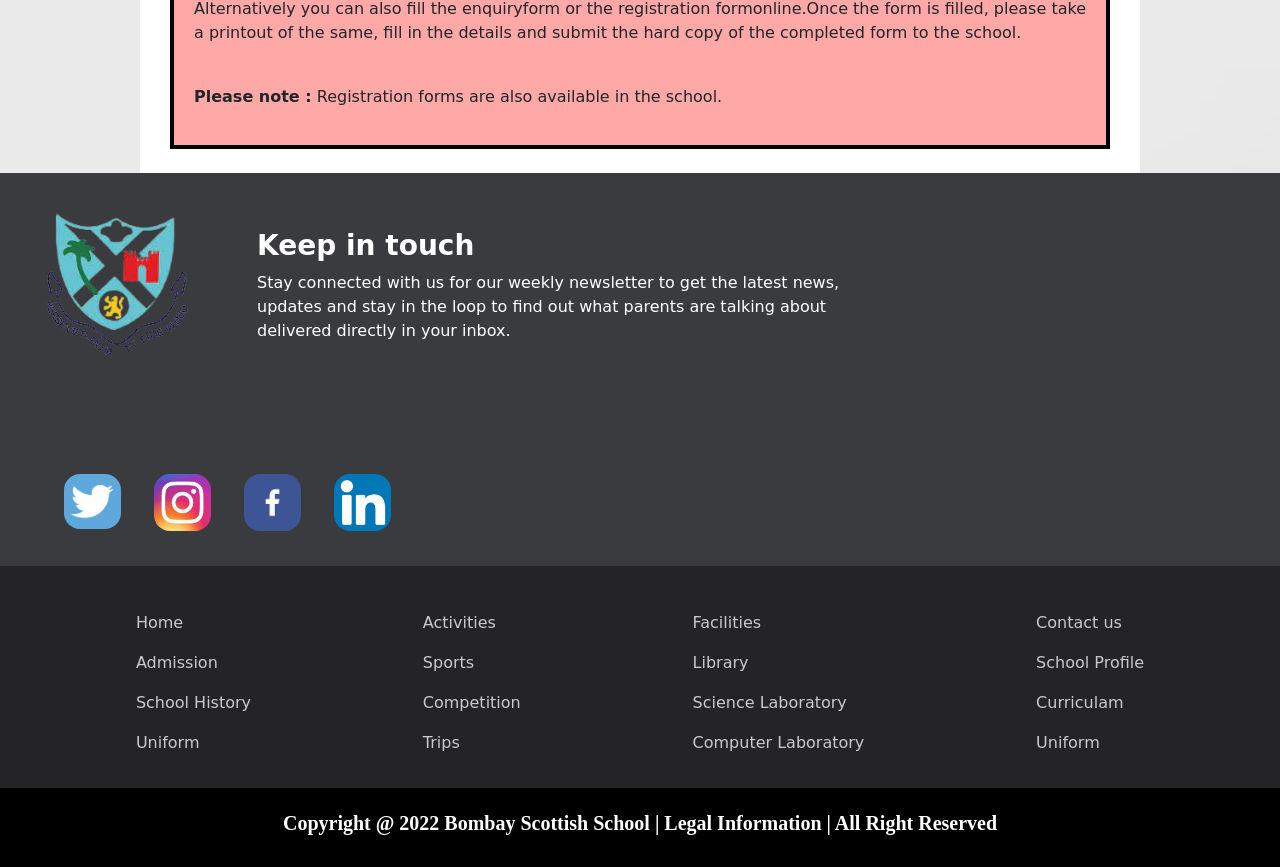
<file: Admission.html>
<!DOCTYPE html>
<html lang="en">
  <head>
    <meta charset="UTF-8" />
    <meta http-equiv="X-UA-Compatible" content="IE=edge" />
    <meta name="viewport" content="width=device-width, initial-scale=1.0" />
    <title>School Profile</title>
    <link
      href="https://cdn.jsdelivr.net/npm/bootstrap@5.0.2/dist/css/bootstrap.min.css"
      rel="stylesheet"
      integrity="sha384-EVSTQN3/azprG1Anm3QDgpJLIm9Nao0Yz1ztcQTwFspd3yD65VohhpuuCOmLASjC"
      crossorigin="anonymous"/>
      <link href="https://cdn.jsdelivr.net/npm/bootstrap@5.1.3/dist/css/bootstrap.min.css" rel="stylesheet">
    <script src="https://cdn.jsdelivr.net/npm/bootstrap@5.1.3/dist/js/bootstrap.bundle.min.js"></script>

    <style>
       /* body {
    max-width: 1000px;
    margin: auto;

  } */
  .box1{
    max-width: 1000px;
    margin: auto;

  }
  body {
  background-image: url(/images/bg4);
  }
  *{
    margin: 0%;
    padding: 0%;
  }
  header{
    background-color: #011d6b;
 
  }
.class1a{
    padding-left: 30px;
    padding-right: 30px;
    text-align: justify;
    background: white;
}

.class1a h1{
text-align: center;
}
.logo{
    width: 10vw;
    margin: 0px 10px;
    
  }
  .head1{
    text-align: center;
   display: flex;
   justify-content: center;
   align-items: center;
  }

  #heading {
    text-align: center;
    font-size: 5vw;
    color: white;
    font-family: "Algerian","Cambria", "Cochin", Georgia, Times, "Times New Roman", serif;
    padding-top: 17px;
   
  }
  .heading2{
    text-align: center;
    font-size: 2vw;
    color: #f9d85a;
    font-family: "Cambria", "Cochin", Georgia, Times, "Times New Roman", serif;
    padding-bottom: 20px;
  } 
  
  #welcome {
    text-align: center;
    font-size: 38px;
    color:white;
    font-family: "Cambria", "Cochin", Georgia, Times, "Times New Roman", serif;
  }
  #welcome p {
    font-size: 25px;
  }
  
  .topnav {
    overflow: hidden;
    background-color: #ffffff;
    position: sticky;
    top: 0;
    z-index: 6;
  }
  
  .topnav a {
    float: left;
    display: block;
    color: black;
    text-align: center;
    padding: 14px 16px;
    text-decoration: none;
    font-size: 20px;
margin: 3px;
  }
  
  .topnav a:hover {
    background-color: #ddd;
    color: black;
  }
  
  .topnav a.admission {
    background-color: #011d6b;
    color: white;
  }
  
  .topnav input[type="text"] {
    float: right;
    padding: 6px;
    border: none;
    margin-top: 8px;
    margin-right: 16px;
    font-size: 17px;
  }
  
  .topnav .icon {
        display: none;
      }
      
      .icon{
        width: 90px;
        padding-right: 250px;
      }
      @media screen and (max-width: 600px) {
        .topnav a:not(:first-child) {display: none;}
        .topnav a.icon {
          float: right;
          display: block;
        }
      }
      
      @media screen and (max-width: 600px) {
        .topnav.responsive {position: relative;}
        .topnav.responsive .icon {
          position: absolute;
          right: 0;
          top: 0;
        }
        .topnav.responsive a {
          float: none;
          display: block;
          text-align: left;
        }
      }

  
  #school-img {
    display: block;
    margin-left: auto;
    margin-right: auto;
    padding: 25px 25px 25px 25px;
    /* width: 95%; */
    height: 200px;
  }
  
  .container {
    display: flex;
    width: 920px;
    height: auto;
    margin: 30px auto;
  }
  .box {
    width: 32%;
    height: auto;
    border: 1px solid #ccc;
    margin-right: 1%;
    background: white;
    border-radius: 10px;
    transition: 0.9;
    text-align: center;
  }
  .box:hover {
    box-shadow: 0 0 11px rgba(33, 33, 33, 0.8);
    cursor: pointer;
  }
  
  @media (max-width: 800px) {
    .container {
      width: 100%;
    }
  }
  @media (max-width: 600px) {
    .container {
      width: 85%;
      display: block;
    }
    .box {
      width: 100%;
      margin-bottom: 4%;
    }
  }
  img {
    width: 100%;
    border-top-left-radius: 10px;
    border-top-right-radius: 10px;
  }
  
  .footer1 {
    display: flex;
    flex-direction: row;
    flex-wrap: wrap;
    background-color: #3a3b3e;
    color: white;
    padding: 5px 10px 5px 10px;
  }
  .footerlogo{
width: 15vw;
margin-left: 10px;
  }
  .footer-about {
    /* background: #2c36ab; */
    width: 20vw;
    display: inline-block;
    flex-basis: 700px;
    margin-left: 10px;
    padding:35px;
    margin-right: -21px;
  }
  .footer-social{
    width: 20vw;
    /* background: #2c36ab; */
    display: inline-block;
    flex-basis: 400px;
    margin-left: 4px;
margin-top: 50px;
justify-content: center;
     display: flex;
  }

  .img1{
    width: 60px;
    margin: 15px;
  }
  .img1 img{
    width: 57px;
    margin: 15px;
    border-radius: 16px;
  }
  #footer {
    flex-basis: 300px;
  }
  .footer2{
   display: flex;
   color: rgb(203, 202, 202);
   flex-direction: row;
   background: #242426;
  padding: 50px;
  justify-content: space-around;
  flex-wrap: wrap;
  padding-top: 45px;
padding-bottom: 17px;
padding-right: 50px;
padding-left: 50px;
  }
 
  .heading3{
    text-align: center;
    font-size: 3.5vw;
  }
  
  .rights {
    /* display: block; */
    padding: 20px 20px;
    margin: auto;
    background:#000;
    color: white;
    text-align: center;
    font-family: 'Times New Roman', Times, serif;
    font-size: 20px;
    padding-bottom: 13px;
  }

   /* Resource button */
   .resources {
    float: left;
    overflow: hidden;
  }
  .resources .resourcebtn {
    font-size: 17px;
    border: none;
    outline: none;
    color: black;
    padding: 14px 16px;
    background-color: inherit;
    font-family: inherit;
    margin: 0;
  }

  .dropdown-content {
    display: none;
    position: absolute;
    background-color: #f9f9f9;
    min-width: 160px;
    box-shadow: 0px 8px 16px 0px rgba(0, 0, 0, 0.2);
    z-index: 1;
  }

  .dropdown-content a {
    float: none;
    color: black;
    padding: 12px 16px;
    text-decoration: none;
    display: block;
    text-align: left;
  }

  .dropdown-content a:hover,
  .resources .resourcebtn:hover {
    background-color: #ddd;
  }

  .resources:hover .dropdown-content {
    display: block;
  }
  .box5{
    background: rgb(255, 168, 168);
    padding: 20px;
    border: 4px solid black;
  }
.canvas{
    display: inline-block;
  position: relative;
  left: 415px;
}
    </style>
  </head>
  <body>
    
    </div>
    <header>
        <div class="head1">
        <img src="/images/logo2.png"  class="logo" alt="school logo">
      <div class="headtitle">
        <h1 id="heading"> Bombay  Scottish  School</h1>
    
        <h6 class="heading2">--------------------------Established in 1847--------------------------</h6>
        </div>
      </div>
        </header>
        <div class="topnav">
            <a class="active" href="/index.html">Home</a>
            <a class="admission" href="/Admission.html">Admissions</a>
            <a href="/Facilities.html">Facilities</a>
            <a href="/Activities.html">Activities</a>
            <a href="/profile.html">School profile</a>
            <a href="/history.html">School History</a>
            <a href="/uniform.html">Uniform</a>
            <a href="/curriculum.html">Curriculum</a>
            <a href="/contact.html">Contact us</a> 
            <a href="javascript:void(0);" class="icon" onclick="myFunction()">
                <i class="fa fa-bars"></i>
              </a>
        </div>
    <div class="box1">
  
    <div id="demo" class="carousel slide" data-bs-ride="carousel">

        <!-- Indicators/dots -->
        <div class="carousel-indicators">
          <button type="button" data-bs-target="#demo" data-bs-slide-to="0" class="active"></button>
          <button type="button" data-bs-target="#demo" data-bs-slide-to="1"></button>
          <!-- <button type="button" data-bs-target="#demo" data-bs-slide-to="2"></button> -->
        </div>
        
        <!-- The slideshow/carousel -->
        <div class="carousel-inner">
          <div class="carousel-item active">
            <img src="images/admission5.jpg" alt="Los Angeles" height="400px" class="d-block" style="width:100%">
          </div>
          <div class="carousel-item">
            <img src="/images/admission6.jpg" alt="Chicago" height="400px" class="d-block" style="width:100%">
          </div>
          <!-- <div class="carousel-item">
            <img src="/carousel4.jpg" alt="New York" class="d-block" style="width:100%">
          </div> -->
        </div>
        
        <!-- Left and right controls/icons -->
        <button class="carousel-control-prev" type="button" data-bs-target="#demo" data-bs-slide="prev">
          <span class="carousel-control-prev-icon"></span>
        </button>
        <button class="carousel-control-next" type="button" data-bs-target="#demo" data-bs-slide="next">
          <span class="carousel-control-next-icon"></span>
        </button>
      </div>
           
           <div class="class1a">
            <br>
            <h1 class="heading3"><b></b> -------------ADMISSIONS-------------</b></h1>
            <hr>
           <p> Thank you for expressing an interest in The Bombay Scottish School. Investing in your children's education is one of the most important decisions you will make in your lifetime and one that requires great thought. These are formative years, and the relationships made, through friendships and interactions with teachers, will shape them for the future. It is critical that those sharing the responsibility for your children's education also share the values that are of primary importance in your home.At The Bombay Scottish School we offer a nurturing environment that fosters sharp learning skills, a top-of-the-line curriculum that offers the best in education.</p>
           <br>
<p>The academic year for all classes commences in April and ends in March.</p>
<br>
<p>Admissions are open throughout the year, but are subject to availability. Your child can start school at any time during the academic year, except if seeking admission into CBSE Classes X and XII, As the academic year commences in April, maximum enrolments take place in the month Jan-Feb. We advise that you plan and complete the admission of your child in advance to avoid the rush period, as the Admissions Team reviews applications for new admissions from January each year.</p>
        <br>
        <p>In order to take your interest for admission forward, we encourage you to make an appointment with our Admission Counsellors and visit our campuses. Our Admission Counsellors look forward to welcoming you to our campus for a tour and providing details about the school, curricular and extracurricular activities.</p>
        <br>
     <div class="canvas">  
        <button class="btn btn-primary" type="button" data-bs-toggle="offcanvas" data-bs-target="#offcanvasRight" aria-controls="offcanvasRight">Admissions</button>

<div class="offcanvas offcanvas-end" tabindex="-1" id="offcanvasRight" aria-labelledby="offcanvasRightLabel">
  <div class="offcanvas-header">
    <h5 id="offcanvasRightLabel">Admissions</h5>
    <button type="button" class="btn-close text-reset" data-bs-dismiss="offcanvas" aria-label="Close"></button>
  </div>
  <div class="offcanvas-body">

   
   <p>Dear Parents,</p>
   <p>Kindly note that admissions to the academic year 2022-2023 are closed. Details for admission to the academic year 2023-2024 will be uploaded on the website in the month of January 2023.</p>
  </div>
</div>
</div>
<br>
<br>
<div class="box5">
        
        <p><b>Feel free to visit our Counsellors during the following hours:</b></p>
        <br>
        <p><b> Monday to Friday:</b> 9am to 3 PM</p>
        <br>
        <p><b> Saturday: </b>9am to 12.30pm</p>
        <br>
        <p>(Closed on Sundays and Public Holidays)</p>
        <br>
        <p>Alternatively you can also fill the enquiryform or the registration formonline.Once the form is filled, please take a printout of the same, fill in the details and submit the hard copy of the completed form to the school.</p>
        <br>
        <p><b>Please note :</b> Registration forms are also available in the school.</p>
           </div>
<br>
    
</div>
</div>
<footer>
    <div class="footer1">
        <div class="footerlogo">
        <img src="/images/logo2.png"  alt="logo" id="footer-logo">
      </div>
     
        <div class="footer-about">
        
          <p>
            <h3><b> Keep in touch</b></h3> 
            Stay connected with us for our weekly newsletter to get the latest news, updates and stay in the loop to find out what parents are talking about delivered directly in your inbox.
            
          </p>
        </div>
      <div class="footer-social">
        <div class="img1">
        <a href="https://twitter.com/bombayscottish?lang=en">
          <img src="/images/twitter2.png" alt="twitter" >
        </a>
      </div>
      <div class="img1">
        <a href="https://www.instagram.com/bombayscottishmahimofficial/?hl=en">
          <img src="/images/insta2.jpg" alt="instagram" >
        </a>
      </div>
      <div class="img1">
        <a href="https://m.facebook.com/profile.php?id=103113639728603">
          <img src="/images/facebook3.webp" alt="facebook" >
        </a>
      </div>
      <div class="img1">
        <a href="https://www.linkedin.com/school/bombay-scottish-school/?originalSubdomain=in">
          <img src="/images/linkden.png" alt="linkden" >
        </a>
      </div>
        </div>
      </div>
    <div class="footer2">
    <div class="box6">
     <p>Home</p>
     <p>Admission</p>
     <p>School History</p>
     <p>Uniform</p>
    </div>
  
    <div class="box7">
      <p>Activities</p>
      <p>Sports</p>
      <p>Competition</p>
      <p>Trips</p>
    </div>
   
    <div class="box8">
      <p>Facilities</p>
      <p>Library</p>
      <p>Science Laboratory</p>
      <p>Computer Laboratory</p>
    </div>
    <div class="box9">
      <p>Contact us</p>
      <p>School Profile</p>
      <p>Curriculam</p>
      <p>Uniform</p>
    </div>
    </div>
    <div class="rights">
      <p>
        <b> Copyright  @  2022 Bombay Scottish School | Legal Information | All Right Reserved </b>
       </p>
    </div>
  </footer>
  <script>
    function myFunction() {
      var x = document.getElementById("myTopnav");
      if (x.className === "topnav") {
        x.className += " responsive";
      } else {
        x.className = "topnav";
      }
    }
    </script>
  </body>
</html>
</file>
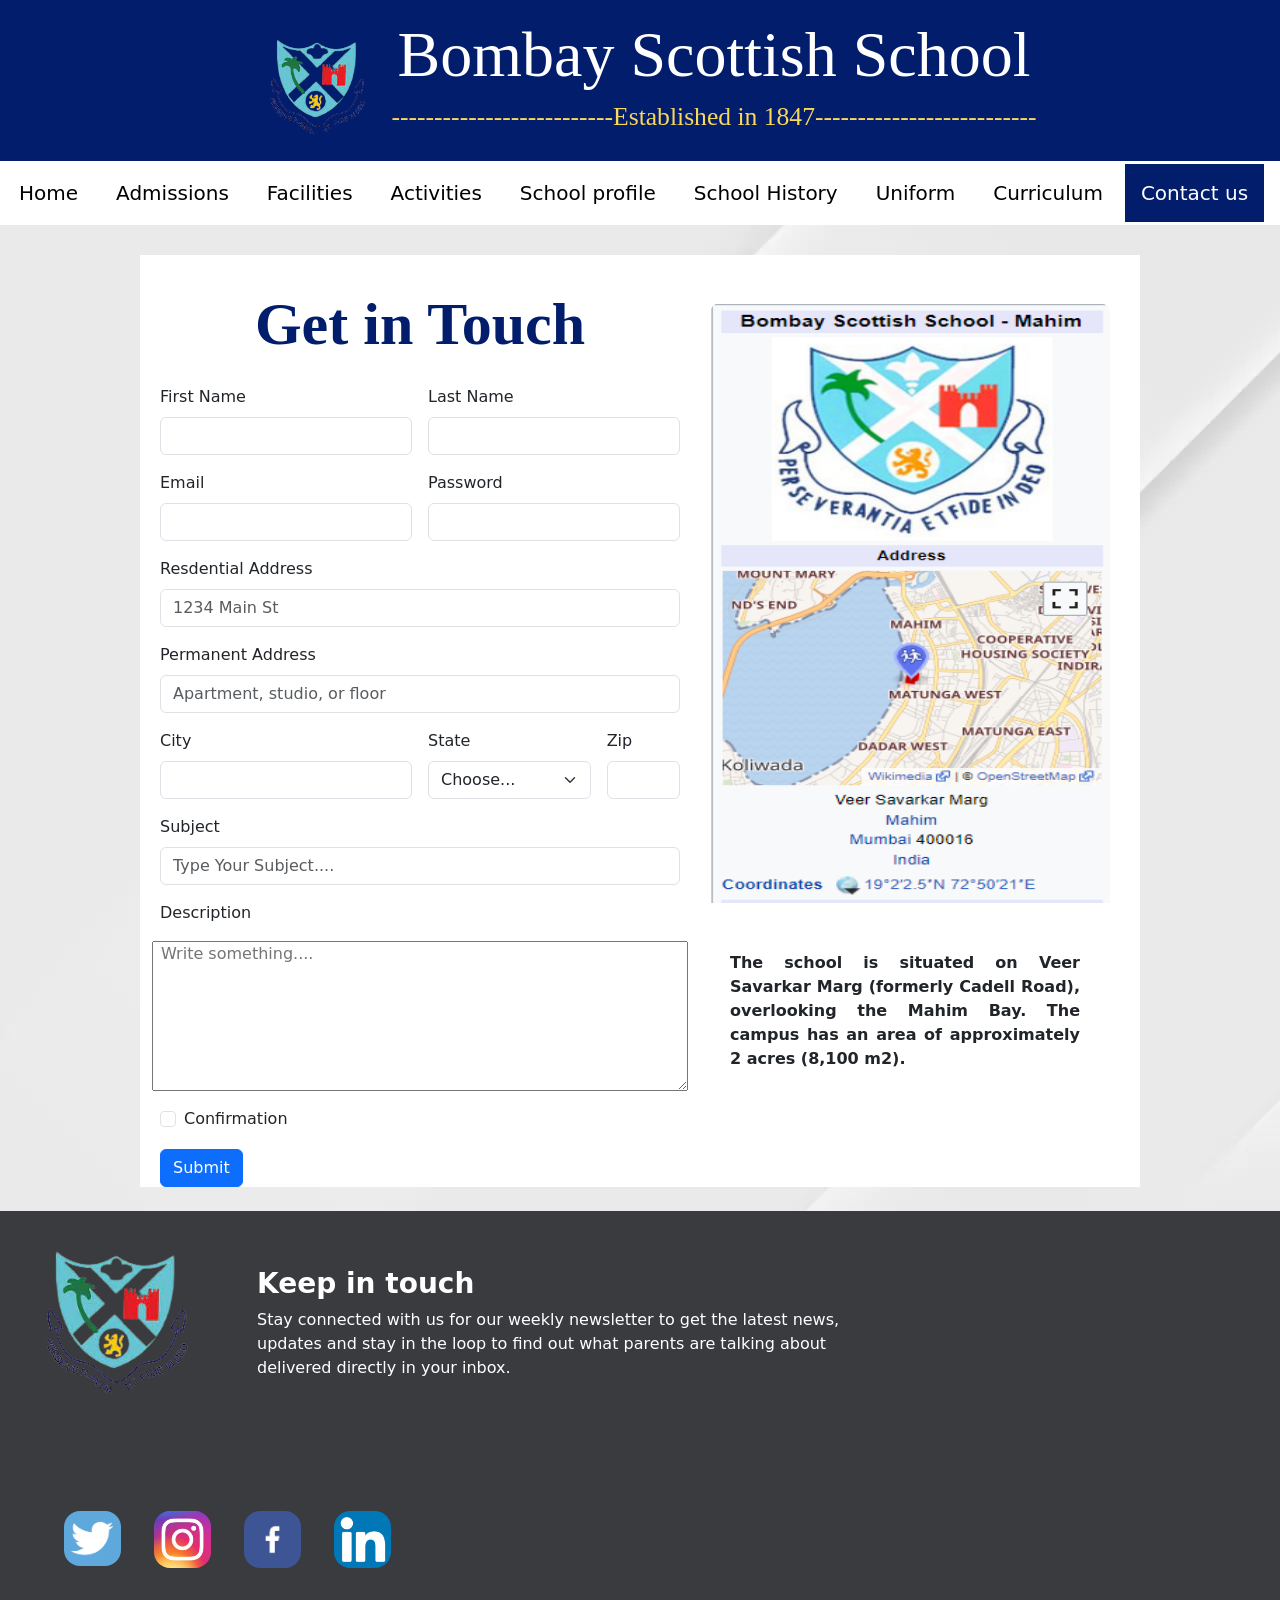
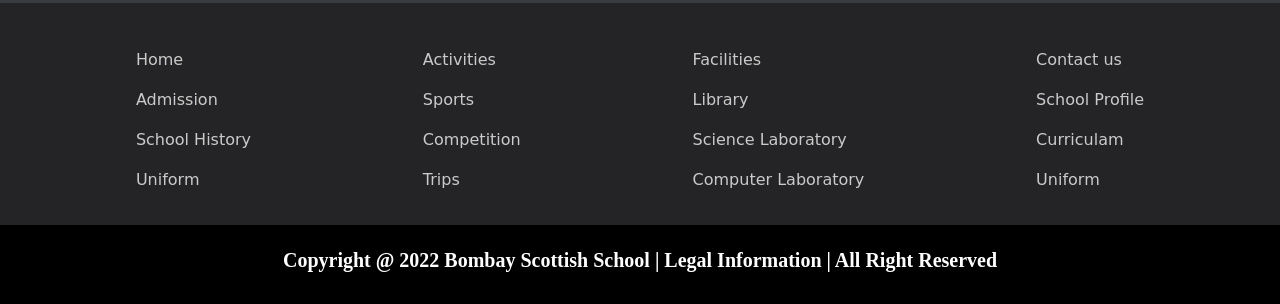
<file: contact.html>
<!DOCTYPE html>
<html lang="en">
  <head>
    <meta charset="UTF-8" />
    <meta http-equiv="X-UA-Compatible" content="IE=edge" />
    <meta name="viewport" content="width=device-width, initial-scale=1.0" />
    <title>School Profile</title>
    <link
      href="https://cdn.jsdelivr.net/npm/bootstrap@5.0.2/dist/css/bootstrap.min.css"
      rel="stylesheet"
      integrity="sha384-EVSTQN3/azprG1Anm3QDgpJLIm9Nao0Yz1ztcQTwFspd3yD65VohhpuuCOmLASjC"
      crossorigin="anonymous"/>
    <style>
   
    body {
  background-image: url(/images/bg4);
  }
    
  *{
  margin: 0;
  padding: 0;
 
}
  .box1{
    max-width: 1000px;
    margin: auto;
    display: flex;
    justify-content: space-between;
  }
  .box2{
    float: left;
    padding-left: 20px;
  }
  .box3{
    float:right;
  }
  header{
    background-color: #011d6b;
 
  }
/* .row{
    padding: 0px 50px;
} */
.logo{
    width: 10vw;
    margin: 0px 10px;
    
  }
  .head1{
    text-align: center;
   display: flex;
   justify-content: center;
   align-items: center;
  }

  #heading {
    text-align: center;
    font-size: 5vw;
    color: white;
    font-family: "Algerian","Cambria", "Cochin", Georgia, Times, "Times New Roman", serif;
    padding-top: 17px;
   
  }
  .heading2{
    text-align: center;
    font-size: 2vw;
    color: #f9d85a;
    font-family: "Cambria", "Cochin", Georgia, Times, "Times New Roman", serif;
    padding-bottom: 20px;
  } 
  
  #welcome {
    text-align: center;
    font-size: 38px;
    color:white;
    font-family: "Cambria", "Cochin", Georgia, Times, "Times New Roman", serif;
  }
  #welcome p {
    font-size: 25px;
  }
  
  .topnav {
    overflow: hidden;
    background-color: #ffffff;
    position: sticky;
    top: 0;
    z-index: 6;
  }
  
  .topnav a {
    float: left;
    display: block;
    color: black;
    text-align: center;
    padding: 14px 16px;
    text-decoration: none;
    font-size: 20px;
margin: 3px;
  }
  
  .topnav a:hover {
    background-color: #ddd;
    color: black;
  }
  
  /* .topnav a.active {
    background-color: #2196f3;
    color: white;
  } */
  
  .topnav input[type="text"] {
    float: right;
    padding: 6px;
    border: none;
    margin-top: 8px;
    margin-right: 16px;
    font-size: 17px;
  }
  
  .topnav .icon {
        display: none;
      }
      
      .icon{
        width: 90px;
        padding-right: 250px;
      }
      @media screen and (max-width: 600px) {
        .topnav a:not(:first-child) {display: none;}
        .topnav a.icon {
          float: right;
          display: block;
        }
      }
      
      @media screen and (max-width: 600px) {
        .topnav.responsive {position: relative;}
        .topnav.responsive .icon {
          position: absolute;
          right: 0;
          top: 0;
        }
        .topnav.responsive a {
          float: none;
          display: block;
          text-align: left;
        }
      }

  
  #school-img {
    display: block;
    margin-left: auto;
    margin-right: auto;
    padding: 25px 25px 25px 25px;
    /* width: 95%; */
    height: 200px;
  }
  
  .container {
    display: flex;
    width: 920px;
    height: auto;
    margin: 30px auto;
  }
  .box {
    width: 32%;
    height: auto;
    border: 1px solid #ccc;
    margin-right: 1%;
    background: white;
    border-radius: 10px;
    transition: 0.9;
    text-align: center;
  }
  .box:hover {
    box-shadow: 0 0 11px rgba(33, 33, 33, 0.8);
    cursor: pointer;
  }
  
  @media (max-width: 800px) {
    .container {
      width: 100%;
    }
  }
  @media (max-width: 600px) {
    .container {
      width: 85%;
      /* display: block; */
    }
    .box {
      width: 100%;
      margin-bottom: 4%;
    }
  }
  img {
    width: 100%;
    border-top-left-radius: 10px;
    border-top-right-radius: 10px;
  }
  
  .footer1 {
    display: flex;
    flex-direction: row;
    flex-wrap: wrap;
    background-color: #3a3b3e;
    color: white;
    padding: 5px 10px 5px 10px;
  }
  .footerlogo{
width: 15vw;
margin-left: 10px;
  }
  .footer-about {
    /* background: #2c36ab; */
    width: 20vw;
    display: inline-block;
    flex-basis: 700px;
    margin-left: 10px;
    padding:35px;
    margin-right: -21px;
  }
  .footer-social{
    width: 20vw;
    /* background: #2c36ab; */
    display: inline-block;
    flex-basis: 400px;
    margin-left: 4px;
margin-top: 50px;
justify-content: center;
     display: flex;
  }

  .img1{
    width: 60px;
    margin: 15px;
  }
  .img1 img{
    width: 57px;
    margin: 15px;
    border-radius: 16px;
  }
  #footer {
    flex-basis: 300px;
  }
  .footer2{
   display: flex;
   color: rgb(203, 202, 202);
   flex-direction: row;
   background: #242426;
  padding: 50px;
  justify-content: space-around;
  flex-wrap: wrap;
  padding-top: 45px;
padding-bottom: 17px;
padding-right: 50px;
padding-left: 50px;
  }
 
 
  
  .rights {
    /* display: block; */
    padding: 20px 20px;
    margin: auto;
    background: #000;
    color: white;
    text-align: center;
    font-family: 'Times New Roman', Times, serif;
    font-size: 20px;
    padding-bottom: 13px;
  }
 
  .topnav a.contact {
        background-color: #011d6b;
        color: white;
      }


.box3a{
    margin:0px 30px;
}
.picbox{
    /* margin:0px 60px; */
    height: 600px;
    width: 400px;
}
.box3b{
    
    height: 200px;
    width: 400px;
    padding-left: 50px;
    text-align: justify;
}
.box1{
    background: white;
    margin-top: 30px;
    /* display: flex;
    flex-wrap: wrap; */
}
   /* Resource button */
   .resources {
    float: left;
    overflow: hidden;
  }
  .resources .resourcebtn {
    font-size: 17px;
    border: none;
    outline: none;
    color: black;
    padding: 14px 16px;
    background-color: inherit;
    font-family: inherit;
    margin: 0;
  }

  .dropdown-content {
    display: none;
    position: absolute;
    background-color: #f9f9f9;
    min-width: 160px;
    box-shadow: 0px 8px 16px 0px rgba(0, 0, 0, 0.2);
    z-index: 1;
  }

  .dropdown-content a {
    float: none;
    color: black;
    padding: 12px 16px;
    text-decoration: none;
    display: block;
    text-align: left;
  }

  .dropdown-content a:hover,
  .resources .resourcebtn:hover {
    background-color: #ddd;
  }

  .resources:hover .dropdown-content {
    display: block;
  }

.contactheading{
    text-align: center;
        font-size: 60px;
        color: #011d6b;
        font-family: "Cambria", "Cochin", Georgia, Times, "Times New Roman",
          serif;
}
    </style>
  </head>
  <body>
    
    </div>
    <header>
        <div class="head1">
        <img src="/images/logo2.png"  class="logo" alt="school logo">
      <div class="headtitle">
        <h1 id="heading"> Bombay  Scottish  School</h1>
    
        <h6 class="heading2">--------------------------Established in 1847--------------------------</h6>
        </div>
      </div>
        </header>
        <div class="topnav">
            <a class="active" href="/index.html">Home</a>
            <a href="/Admission.html">Admissions</a>
            <a href="/Facilities.html">Facilities</a>
            <a href="/Activities.html">Activities</a>
            <a href="/profile.html">School profile</a>
            <a href="/history.html">School History</a>
            <a href="/uniform.html">Uniform</a>
            <a href="/curriculum.html">Curriculum</a>
            <a class="contact" href="/contact.html">Contact us</a> 
            <a href="javascript:void(0);" class="icon" onclick="myFunction()">
                <i class="fa fa-bars"></i>
              </a>
        </div>
    <div class="box1"> 
        <div class="box2">
           
    
<br>
    <div class="contactheading">
    <p><b> Get in Touch</b></p>
</div>
      <form class="row g-3">
        <div class="col-md-6">
            <label for="fname" class="form-label">First Name</label>
            <input type="fname" class="form-control" id="fname">
          </div>
          <div class="col-md-6">
            <label for="lname" class="form-label">Last Name</label>
            <input type="lname" class="form-control" id="lname">
          </div>
        <div class="col-md-6">
          <label for="inputEmail4" class="form-label">Email</label>
          <input type="email" class="form-control" id="inputEmail4">
        </div>
        <div class="col-md-6">
          <label for="inputPassword4" class="form-label">Password</label>
          <input type="password" class="form-control" id="inputPassword4">
        </div>
       
        <div class="col-12">
          <label for="inputAddress" class="form-label">Resdential Address</label>
          <input type="text" class="form-control" id="inputAddress" placeholder="1234 Main St">
        </div>
        <div class="col-12">
          <label for="inputAddress2" class="form-label">Permanent Address</label>
          <input type="text" class="form-control" id="inputAddress2" placeholder="Apartment, studio, or floor">
        </div>

        <div class="col-md-6">
          <label for="inputCity" class="form-label">City</label>
          <input type="text" class="form-control" id="inputCity">
        </div>
        <div class="col-md-4">
          <label for="inputState" class="form-label">State</label>
          <select id="inputState" class="form-select">
            <option selected>Choose...</option>
            <option>Andhra Pradesh</option>
            <option>Arunachal Pradesh</option>
            <option>Assam</option>
            <option>Bihar</option>
            <option>Chhattisgarh</option>
            <option>Goa</option>
            <option>Gujarat</option>
            <option>Haryana</option>
            <option>Himachal Pradesh</option>
            <option>Jammu and Kashmir</option>
            <option>Jharkhand</option>
            <option>Karnataka</option>
            <option>Kerala</option>
            <option>Madhya Pradesh</option>
            <option>Maharashtra</option>
            <option>Punjab</option>
            <option>Rajasthan</option>
            <option>Tamil Nadu</option>
            <option>Tripura</option>
            <option>Uttar Pradesh</option>
            <option>Uttarakhand</option>
            <option>West Bengal</option>

          </select>
        </div>
        <div class="col-md-2">
          <label for="inputZip" class="form-label">Zip</label>
          <input type="text" class="form-control" id="inputZip">
        </div>
        <div class="col-12">
            <label for="subject" class="form-label">Subject</label>
            <input type="text" class="form-control" id="Subject" placeholder="Type Your Subject....">
          </div>
          <label for="Description">Description</label>
          <textarea id="Description" name="Description"  placeholder="Write something...." style="height: 150px"></textarea>
        <div class="col-12">
          <div class="form-check">
            <input class="form-check-input" type="checkbox" id="gridCheck">
            <label class="form-check-label" for="gridCheck">
              Confirmation
            </label>
          </div>
        </div>
        <div class="col-12">
          <button type="submit" class="btn btn-primary">Submit</button>
        </div>
      </form>
    </div>
      <div class="box3">
        <br>
        <br>
        <div class="box3a">
            <img src="/images/contact.png" class="picbox" alt="">
        </div>
        <br>
        <br>
        <div class="box3b">
            <!-- Lorem ipsum dolor sit amet, consectetur adipisicing elit. Ea sapiente aperiam nemo facilis eum tenetur voluptatum alias error. Aspernatur perferendis porro ipsam praesentium, fuga, molestias illo tempore placeat libero laboriosam eveniet voluptas. Perferendis obcaecati tenetur inventore, velit natus, nesciunt, modi pariatur aliquam impedit sequi magnam. Ullam, libero dolor! -->
           <p><b> The school is situated on Veer Savarkar Marg (formerly Cadell Road), overlooking the Mahim Bay.
           The campus has an area of approximately 2 acres (8,100 m2).</b></p> 
    </div>
    <br>
</div> 

</div>
<br>
<footer>
    <div class="footer1">
        <div class="footerlogo">
        <img src="/images/logo2.png"  alt="logo" id="footer-logo">
      </div>
     
        <div class="footer-about">
        
          <p>
            <h3><b> Keep in touch</b></h3> 
            Stay connected with us for our weekly newsletter to get the latest news, updates and stay in the loop to find out what parents are talking about delivered directly in your inbox.
            
          </p>
        </div>
      <div class="footer-social">
        <div class="img1">
        <a href="https://twitter.com/bombayscottish?lang=en">
          <img src="/images/twitter2.png" alt="twitter" >
        </a>
      </div>
      <div class="img1">
        <a href="https://www.instagram.com/bombayscottishmahimofficial/?hl=en">
          <img src="/images/insta2.jpg" alt="instagram" >
        </a>
      </div>
      <div class="img1">
        <a href="https://m.facebook.com/profile.php?id=103113639728603">
          <img src="/images/facebook3.webp" alt="facebook" >
        </a>
      </div>
      <div class="img1">
        <a href="https://www.linkedin.com/school/bombay-scottish-school/?originalSubdomain=in">
          <img src="/images/linkden.png" alt="linkden" >
        </a>
      </div>
        </div>
      </div>
    <div class="footer2">
    <div class="box6">
     <p>Home</p>
     <p>Admission</p>
     <p>School History</p>
     <p>Uniform</p>
    </div>
  
    <div class="box7">
      <p>Activities</p>
      <p>Sports</p>
      <p>Competition</p>
      <p>Trips</p>
    </div>
   
    <div class="box8">
      <p>Facilities</p>
      <p>Library</p>
      <p>Science Laboratory</p>
      <p>Computer Laboratory</p>
    </div>
    <div class="box9">
      <p>Contact us</p>
      <p>School Profile</p>
      <p>Curriculam</p>
      <p>Uniform</p>
    </div>
    </div>
    <div class="rights">
      <p>
        <b> Copyright  @  2022 Bombay Scottish School | Legal Information | All Right Reserved </b>
       </p>
    </div>
  </footer>
  <script>
    function myFunction() {
      var x = document.getElementById("myTopnav");
      if (x.className === "topnav") {
        x.className += " responsive";
      } else {
        x.className = "topnav";
      }
    }
    </script>
  </body>
</html>
</file>
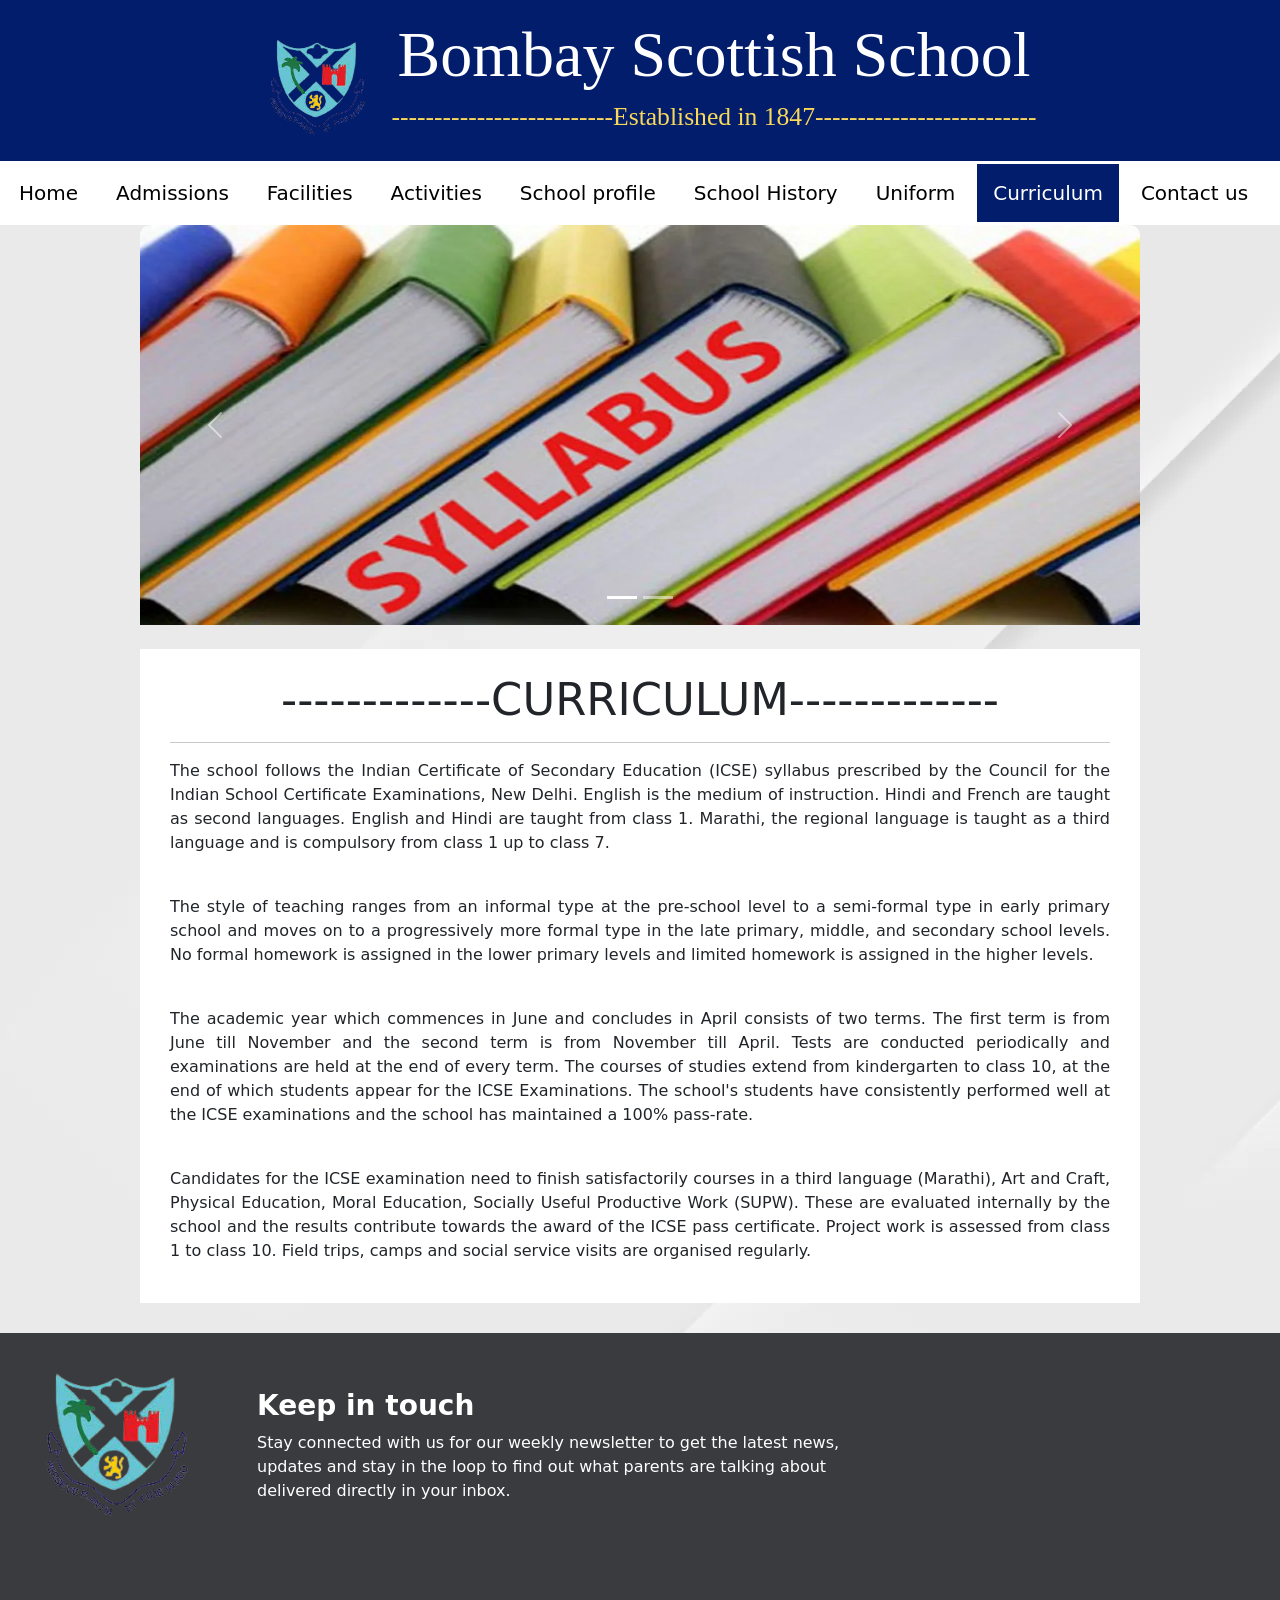
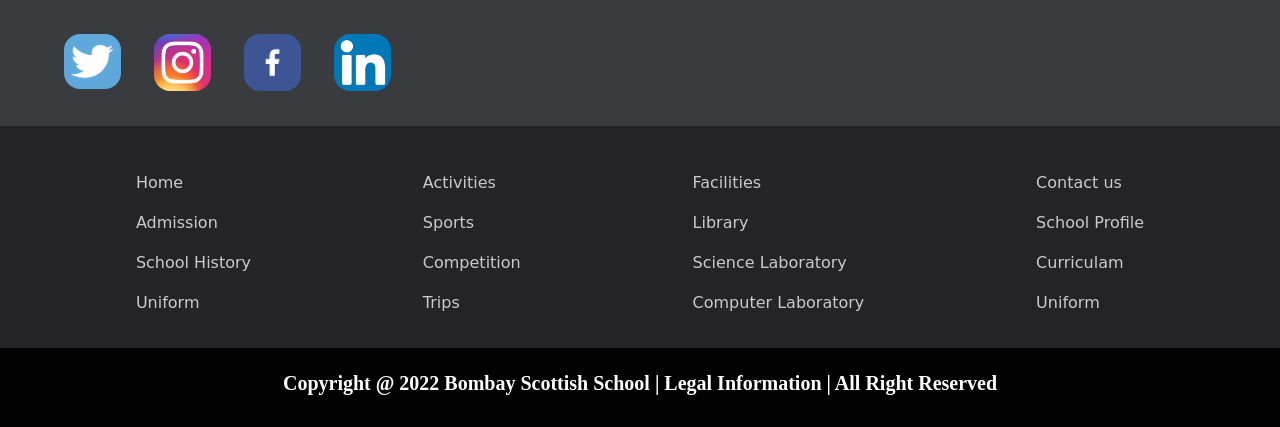
<file: curriculum.html>
<!DOCTYPE html>
<html lang="en">
  <head>
    <meta charset="UTF-8" />
    <meta http-equiv="X-UA-Compatible" content="IE=edge" />
    <meta name="viewport" content="width=device-width, initial-scale=1.0" />
    <title>School Profile</title>
    <link
      href="https://cdn.jsdelivr.net/npm/bootstrap@5.0.2/dist/css/bootstrap.min.css"
      rel="stylesheet"
      integrity="sha384-EVSTQN3/azprG1Anm3QDgpJLIm9Nao0Yz1ztcQTwFspd3yD65VohhpuuCOmLASjC"
      crossorigin="anonymous"/>
      <link href="https://cdn.jsdelivr.net/npm/bootstrap@5.1.3/dist/css/bootstrap.min.css" rel="stylesheet">
    <script src="https://cdn.jsdelivr.net/npm/bootstrap@5.1.3/dist/js/bootstrap.bundle.min.js"></script>

    <style>
       /* body {
    max-width: 1000px;
    margin: auto;

  } */
  .box1{
    max-width: 1000px;
    margin: auto;

  }
  body {
  background-image: url(/images/bg4);
  }
  *{
    margin: 0%;
    padding: 0%;
  }
  header{
    background-color: #011d6b;
 
  }
.class1a{
    padding-left: 30px;
    padding-right: 30px;
    text-align: justify;
    background: white;
    margin-bottom: 30px;
}

.class1a h1{
text-align: center;
}
.logo{
    width: 10vw;
    margin: 0px 10px;
    
  }
  .head1{
    text-align: center;
   display: flex;
   justify-content: center;
   align-items: center;
  }

  #heading {
    text-align: center;
    font-size: 5vw;
    color: white;
    font-family: "Algerian","Cambria", "Cochin", Georgia, Times, "Times New Roman", serif;
    padding-top: 17px;
   
  }
  .heading2{
    text-align: center;
    font-size: 2vw;
    color: #f9d85a;
    font-family: "Cambria", "Cochin", Georgia, Times, "Times New Roman", serif;
    padding-bottom: 20px;
  } 
  
  #welcome {
    text-align: center;
    font-size: 38px;
    color:white;
    font-family: "Cambria", "Cochin", Georgia, Times, "Times New Roman", serif;
  }
  #welcome p {
    font-size: 25px;
  }
  
  .topnav {
    overflow: hidden;
    background-color: #ffffff;
    position: sticky;
    top: 0;
    z-index: 6;
  }
  
  .topnav a {
    float: left;
    display: block;
    color: black;
    text-align: center;
    padding: 14px 16px;
    text-decoration: none;
    font-size: 20px;
margin: 3px;
  }
  
  .topnav a:hover {
    background-color: #ddd;
    color: black;
  }
  
  .topnav a.curiculum {
    background-color: #011d6b;
    color: white;
  }
  
  .topnav input[type="text"] {
    float: right;
    padding: 6px;
    border: none;
    margin-top: 8px;
    margin-right: 16px;
    font-size: 17px;
  }
  
  .topnav .icon {
        display: none;
      }
      
      .icon{
        width: 90px;
        padding-right: 250px;
      }
      @media screen and (max-width: 600px) {
        .topnav a:not(:first-child) {display: none;}
        .topnav a.icon {
          float: right;
          display: block;
        }
      }
      
      @media screen and (max-width: 600px) {
        .topnav.responsive {position: relative;}
        .topnav.responsive .icon {
          position: absolute;
          right: 0;
          top: 0;
        }
        .topnav.responsive a {
          float: none;
          display: block;
          text-align: left;
        }
      }

  
  #school-img {
    display: block;
    margin-left: auto;
    margin-right: auto;
    padding: 25px 25px 25px 25px;
    /* width: 95%; */
    height: 200px;
  }
  
  .container {
    display: flex;
    width: 920px;
    height: auto;
    margin: 30px auto;
  }
  .box {
    width: 32%;
    height: auto;
    border: 1px solid #ccc;
    margin-right: 1%;
    background: white;
    border-radius: 10px;
    transition: 0.9;
    text-align: center;
  }
  .box:hover {
    box-shadow: 0 0 11px rgba(33, 33, 33, 0.8);
    cursor: pointer;
  }
  
  @media (max-width: 800px) {
    .container {
      width: 100%;
    }
  }
  @media (max-width: 600px) {
    .container {
      width: 85%;
      display: block;
    }
    .box {
      width: 100%;
      margin-bottom: 4%;
    }
  }
  .heading3{
    text-align: center;
    font-size: 3.5vw;
  }
  img {
    width: 100%;
    border-top-left-radius: 10px;
    border-top-right-radius: 10px;
  }
  
  .footer1 {
    display: flex;
    flex-direction: row;
    flex-wrap: wrap;
    background-color: #3a3b3e;
    color: white;
    padding: 5px 10px 5px 10px;
  }
  .footerlogo{
width: 15vw;
margin-left: 10px;
  }
  .footer-about {
    /* background: #2c36ab; */
    width: 20vw;
    display: inline-block;
    flex-basis: 700px;
    margin-left: 10px;
    padding:35px;
    margin-right: -21px;
  }
  .footer-social{
    width: 20vw;
    /* background: #2c36ab; */
    display: inline-block;
    flex-basis: 400px;
    margin-left: 4px;
margin-top: 50px;
justify-content: center;
     display: flex;
  }

  .img1{
    width: 60px;
    margin: 15px;
  }
  .img1 img{
    width: 57px;
    margin: 15px;
    border-radius: 16px;
  }
  #footer {
    flex-basis: 300px;
  }
  .footer2{
   display: flex;
   color: rgb(203, 202, 202);
   flex-direction: row;
   background: #242426;
  padding: 50px;
  justify-content: space-around;
  flex-wrap: wrap;
  padding-top: 45px;
padding-bottom: 17px;
padding-right: 50px;
padding-left: 50px;
  }
 
 
  
  .rights {
    /* display: block; */
    padding: 20px 20px;
    margin: auto;
    background: #000;
    color: white;
    text-align: center;
    font-family: 'Times New Roman', Times, serif;
    font-size: 20px;
    padding-bottom: 13px;
  }

   /* Resource button */
   .resources {
    float: left;
    overflow: hidden;
  }
  .resources .resourcebtn {
    font-size: 17px;
    border: none;
    outline: none;
    color: black;
    padding: 14px 16px;
    background-color: inherit;
    font-family: inherit;
    margin: 0;
  }

  .dropdown-content {
    display: none;
    position: absolute;
    background-color: #f9f9f9;
    min-width: 160px;
    box-shadow: 0px 8px 16px 0px rgba(0, 0, 0, 0.2);
    z-index: 1;
  }

  .dropdown-content a {
    float: none;
    color: black;
    padding: 12px 16px;
    text-decoration: none;
    display: block;
    text-align: left;
  }

  .dropdown-content a:hover,
  .resources .resourcebtn:hover {
    background-color: #ddd;
  }

  .resources:hover .dropdown-content {
    display: block;
  }
  .box5{
    background: rgb(255, 168, 168);
    padding: 20px;
    border: 4px solid black;
  }
.canvas{
    display: inline-block;
  position: relative;
  left: 415px;
}
    </style>
  </head>
  <body>
    
    </div>
    <header>
        <div class="head1">
        <img src="/images/logo2.png"  class="logo" alt="school logo">
      <div class="headtitle">
        <h1 id="heading"> Bombay  Scottish  School</h1>
    
        <h6 class="heading2">--------------------------Established in 1847--------------------------</h6>
        </div>
      </div>
        </header>
        <div class="topnav">
            <a class="active" href="/index.html">Home</a>
            <a href="/Admission.html">Admissions</a>
            <a href="/Facilities.html">Facilities</a>
            <a href="/Activities.html">Activities</a>
            <a href="/profile.html">School profile</a>
            <a href="/history.html">School History</a>
            <a href="/uniform.html">Uniform</a>
            <a class="curiculum" href="/curriculum.html">Curriculum</a>
            <a href="/contact.html">Contact us</a> 
            <a href="javascript:void(0);" class="icon" onclick="myFunction()">
                <i class="fa fa-bars"></i>
              </a>
        </div>
    <div class="box1">
  
    <div id="demo" class="carousel slide" data-bs-ride="carousel">

        <!-- Indicators/dots -->
        <div class="carousel-indicators">
          <button type="button" data-bs-target="#demo" data-bs-slide-to="0" class="active"></button>
          <button type="button" data-bs-target="#demo" data-bs-slide-to="1"></button>
          <!-- <button type="button" data-bs-target="#demo" data-bs-slide-to="2"></button> -->
        </div>
        
        <!-- The slideshow/carousel -->
        <div class="carousel-inner">
          <div class="carousel-item active">
            <img src="/images/cur5" alt="curriculum" height="400px" class="d-block" style="width:100%">
          </div>
          <div class="carousel-item">
            <img src="/images/cur4.jpg" alt="Curriculum" height="400px" class="d-block" style="width:100%">
          </div>
          <!-- <div class="carousel-item">
            <img src="/carousel4.jpg" alt="New York" class="d-block" style="width:100%">
          </div> -->
        </div>
        
        <!-- Left and right controls/icons -->
        <button class="carousel-control-prev" type="button" data-bs-target="#demo" data-bs-slide="prev">
          <span class="carousel-control-prev-icon"></span>
        </button>
        <button class="carousel-control-next" type="button" data-bs-target="#demo" data-bs-slide="next">
          <span class="carousel-control-next-icon"></span>
        </button>
      </div>
           <br>
           <div class="class1a">
            <br>
            <h1 class="heading3"><b></b> -------------CURRICULUM-------------</b></h1>
        
            <hr>
           <p>
            The school follows the Indian Certificate of Secondary Education (ICSE) syllabus prescribed by the Council for the Indian School Certificate Examinations, New Delhi. English is the medium of instruction. Hindi and French are taught as second languages. English and Hindi are taught from class 1. Marathi, the regional language is taught as a third language and is compulsory from class 1 up to class 7.
           </p>
           <br>
<p>The style of teaching ranges from an informal type at the pre-school level to a semi-formal type in early primary school and moves on to a progressively more formal type in the late primary, middle, and secondary school levels. No formal homework is assigned in the lower primary levels and limited homework is assigned in the higher levels.</p>
<br>
<p>The academic year which commences in June and concludes in April consists of two terms. The first term is from June till November and the second term is from November till April. Tests are conducted periodically and examinations are held at the end of every term. The courses of studies extend from kindergarten to class 10, at the end of which students appear for the ICSE Examinations. The school's students have consistently performed well at the ICSE examinations and the school has maintained a 100% pass-rate.</p>
        <br>
        <p>Candidates for the ICSE examination need to finish satisfactorily courses in a third language (Marathi), Art and Craft, Physical Education, Moral Education, Socially Useful Productive Work (SUPW). These are evaluated internally by the school and the results contribute towards the award of the ICSE pass certificate. Project work is assessed from class 1 to class 10. Field trips, camps and social service visits are organised regularly.</p>
        <br>
</div>
</div>
<footer>
    <div class="footer1">
        <div class="footerlogo">
        <img src="/images/logo2.png"  alt="logo" id="footer-logo">
      </div>
     
        <div class="footer-about">
        
          <p>
            <h3><b> Keep in touch</b></h3> 
            Stay connected with us for our weekly newsletter to get the latest news, updates and stay in the loop to find out what parents are talking about delivered directly in your inbox.
            
          </p>
        </div>
      <div class="footer-social">
        <div class="img1">
        <a href="https://twitter.com/bombayscottish?lang=en">
          <img src="/images/twitter2.png" alt="twitter" >
        </a>
      </div>
      <div class="img1">
        <a href="https://www.instagram.com/bombayscottishmahimofficial/?hl=en">
          <img src="/images/insta2.jpg" alt="instagram" >
        </a>
      </div>
      <div class="img1">
        <a href="https://m.facebook.com/profile.php?id=103113639728603">
          <img src="/images/facebook3.webp" alt="facebook" >
        </a>
      </div>
      <div class="img1">
        <a href="https://www.linkedin.com/school/bombay-scottish-school/?originalSubdomain=in">
          <img src="/images/linkden.png" alt="linkden" >
        </a>
      </div>
        </div>
      </div>
    <div class="footer2">
    <div class="box6">
     <p>Home</p>
     <p>Admission</p>
     <p>School History</p>
     <p>Uniform</p>
    </div>
  
    <div class="box7">
      <p>Activities</p>
      <p>Sports</p>
      <p>Competition</p>
      <p>Trips</p>
    </div>
   
    <div class="box8">
      <p>Facilities</p>
      <p>Library</p>
      <p>Science Laboratory</p>
      <p>Computer Laboratory</p>
    </div>
    <div class="box9">
      <p>Contact us</p>
      <p>School Profile</p>
      <p>Curriculam</p>
      <p>Uniform</p>
    </div>
    </div>
    <div class="rights">
      <p>
        <b> Copyright  @  2022 Bombay Scottish School | Legal Information | All Right Reserved </b>
       </p>
    </div>
  </footer>
  <script>
    function myFunction() {
      var x = document.getElementById("myTopnav");
      if (x.className === "topnav") {
        x.className += " responsive";
      } else {
        x.className = "topnav";
      }
    }
    </script>
  </body>
</html>
</file>
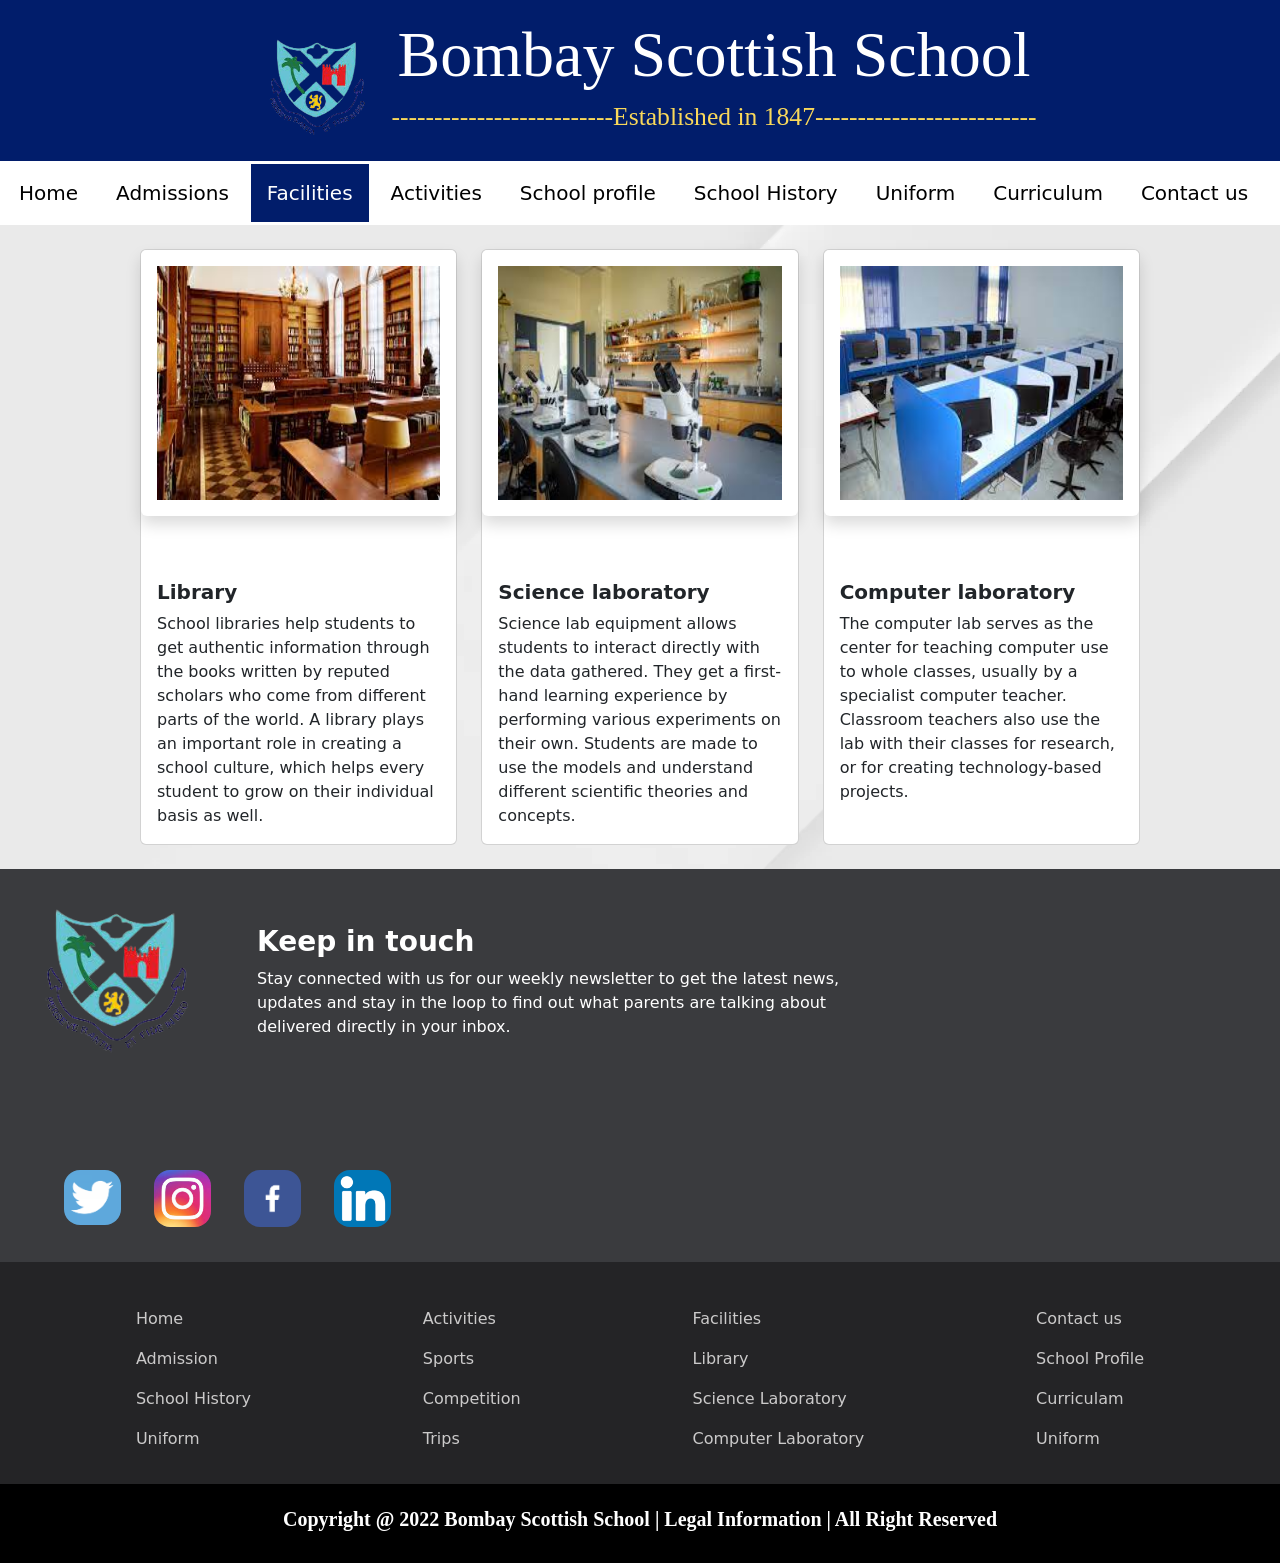
<file: Facilities.html>
<!DOCTYPE html>
<html lang="en">
  <head>
    <meta charset="UTF-8" />
    <meta http-equiv="X-UA-Compatible" content="IE=edge" />
    <meta name="viewport" content="width=device-width, initial-scale=1.0" />
    <title>School Profile</title>
    <link
      href="https://cdn.jsdelivr.net/npm/bootstrap@5.0.2/dist/css/bootstrap.min.css"
      rel="stylesheet"
      integrity="sha384-EVSTQN3/azprG1Anm3QDgpJLIm9Nao0Yz1ztcQTwFspd3yD65VohhpuuCOmLASjC"
      crossorigin="anonymous"/>
    <style>
       /* body {
    max-width: 1000px;
    margin: auto;
  } */
.box22{
    max-width: 1000px;
    margin: auto;
}
  *{
    margin: 0%;
    padding: 0%;
  }
  header{
    background-color: #011d6b;
 
  }
  body {
  background-image: url(/images/bg4);
  }
  
  .logo{
    width: 10vw;
    margin: 0px 10px;
    
  }
  .head1{
    text-align: center;
   display: flex;
   justify-content: center;
   align-items: center;
  }

  #heading {
    text-align: center;
    font-size: 5vw;
    color: white;
    font-family: "Algerian","Cambria", "Cochin", Georgia, Times, "Times New Roman", serif;
    padding-top: 17px;
   
  }
  .heading2{
    text-align: center;
    font-size: 2vw;
    color: #f9d85a;
    font-family: "Cambria", "Cochin", Georgia, Times, "Times New Roman", serif;
    padding-bottom: 20px;
  } 
  
  #welcome {
    text-align: center;
    font-size: 38px;
    color:white;
    font-family: "Cambria", "Cochin", Georgia, Times, "Times New Roman", serif;
  }
  #welcome p {
    font-size: 25px;
  }
  
  .topnav {
    overflow: hidden;
    background-color: #ffffff;
    position: sticky;
    top: 0;
    z-index: 6;
  }
  
  .topnav a {
    float: left;
    display: block;
    color: black;
    text-align: center;
    padding: 14px 16px;
    text-decoration: none;
    font-size: 20px;
margin: 3px;
  }
  
  .topnav a:hover {
    background-color: #ddd;
    color: black;
  }
  
  .topnav a.facilities {
    background-color: #011d6b;
    color: white;
  }
  
  .topnav input[type="text"] {
    float: right;
    padding: 6px;
    border: none;
    margin-top: 8px;
    margin-right: 16px;
    font-size: 17px;
  }
  
  .topnav .icon {
        display: none;
      }
      
      .icon{
        width: 90px;
        padding-right: 250px;
      }
      @media screen and (max-width: 600px) {
        .topnav a:not(:first-child) {display: none;}
        .topnav a.icon {
          float: right;
          display: block;
        }
      }
      
      @media screen and (max-width: 600px) {
        .topnav.responsive {position: relative;}
        .topnav.responsive .icon {
          position: absolute;
          right: 0;
          top: 0;
        }
        .topnav.responsive a {
          float: none;
          display: block;
          text-align: left;
        }
      }

  
  #school-img {
    display: block;
    margin-left: auto;
    margin-right: auto;
    padding: 25px 25px 25px 25px;
    /* width: 95%; */
    height: 200px;
  }
  
  .container {
    display: flex;
    width: 920px;
    height: auto;
    margin: 30px auto;
  }
  .box {
    width: 32%;
    height: auto;
    border: 1px solid #ccc;
    margin-right: 1%;
    background: white;
    border-radius: 10px;
    transition: 0.9;
    text-align: center;
  }
  .box:hover {
    box-shadow: 0 0 11px rgba(33, 33, 33, 0.8);
    cursor: pointer;
  }
  
  @media (max-width: 800px) {
    .container {
      width: 100%;
    }
  }
  @media (max-width: 600px) {
    .container {
      width: 85%;
      display: block;
    }
    .box {
      width: 100%;
      margin-bottom: 4%;
    }
  }
  img {
    width: 100%;
    border-top-left-radius: 10px;
    border-top-right-radius: 10px;
  }
  
  .footer1 {
    display: flex;
    flex-direction: row;
    flex-wrap: wrap;
    background-color: #3a3b3e;
    color: white;
    padding: 5px 10px 5px 10px;
  }
  .footerlogo{
width: 15vw;
margin-left: 10px;
  }
  .footer-about {
    /* background: #2c36ab; */
    width: 20vw;
    display: inline-block;
    flex-basis: 700px;
    margin-left: 10px;
    padding:35px;
    margin-right: -21px;
  }
  .footer-social{
    width: 20vw;
    /* background: #2c36ab; */
    display: inline-block;
    flex-basis: 400px;
    margin-left: 4px;
margin-top: 50px;
justify-content: center;
     display: flex;
  }

  .img1{
    width: 60px;
    margin: 15px;
  }
  .img1 img{
    width: 57px;
    margin: 15px;
    border-radius: 16px;
  }
  #footer {
    flex-basis: 300px;
  }
  .footer2{
   display: flex;
   color: rgb(203, 202, 202);
   flex-direction: row;
   background: #242426;
  padding: 50px;
  justify-content: space-around;
  flex-wrap: wrap;
  padding-top: 45px;
padding-bottom: 17px;
padding-right: 50px;
padding-left: 50px;
  }
 
 
  
  .rights {
    /* display: block; */
    padding: 20px 20px;
    margin: auto;
    background: #000;
    color: white;
    text-align: center;
    font-family: 'Times New Roman', Times, serif;
    font-size: 20px;
    padding-bottom: 13px;
  }

  /* Resource button */
  .resources {
    float: left;
    overflow: hidden;
  }
  .resources .resourcebtn {
    font-size: 17px;
    border: none;
    outline: none;
    color: black;
    padding: 14px 16px;
    background-color: inherit;
    font-family: inherit;
    margin: 0;
  }

  .dropdown-content {
    display: none;
    position: absolute;
    background-color: #f9f9f9;
    min-width: 160px;
    box-shadow: 0px 8px 16px 0px rgba(0, 0, 0, 0.2);
    z-index: 1;
  }

  .dropdown-content a {
    float: none;
    color: black;
    padding: 12px 16px;
    text-decoration: none;
    display: block;
    text-align: left;
  }

  .dropdown-content a:hover,
  .resources .resourcebtn:hover {
    background-color: #ddd;
  }

  .resources:hover .dropdown-content {
    display: block;
  }
    </style>
  </head>


  <body>
    
    </div>
    <header>
        <div class="head1">
        <img src="/images/logo2.png"  class="logo" alt="school logo">
      <div class="headtitle">
        <h1 id="heading"> Bombay  Scottish  School</h1>
    
        <h6 class="heading2">--------------------------Established in 1847--------------------------</h6>
        </div>
      </div>
        </header>
        <div class="topnav">
            <a class="active" href="/index.html">Home</a>
            <a href="/Admission.html">Admissions</a>
            <a class="facilities" href="/Facilities.html">Facilities</a>
            <a href="/Activities.html">Activities</a>
            <a href="/profile.html">School profile</a>
            <a href="/history.html">School History</a>
            <a href="/uniform.html">Uniform</a>
            <a href="/curriculum.html">Curriculum</a>
            <a href="/contact.html">Contact us</a> 
            <a href="javascript:void(0);" class="icon" onclick="myFunction()">
                <i class="fa fa-bars"></i>
              </a>
        </div>
    <div class="box22">
      <!-- <div class="card-footer">        
      </div> -->
    
    
    <br>
    <div class="row row-cols-1 row-cols-md-3 g-4">
        <div class="col">
          <div class="card h-100">
            <img src="/images/library1.jpg" class="card-img-top shadow p-3 mb-5 bg-white rounded" alt="library image" width="356px" height="266.65px">
            <div class="card-body">
              <h5 class="card-title"><b> Library</b></h5>
              <p class="card-text">School libraries help students to get authentic information through the books written by reputed scholars who come from different parts of the world. A library plays an important role in creating a school culture, which helps every student to grow on their individual basis as well.</p>
            </div>
            <!-- <div class="card-footer"> -->
              <!-- <small class="text-muted">Last updated 3 mins ago</small> -->
            <!-- </div> -->
          </div>
        </div>
        <div class="col">
          <div class="card h-100">
            <img src="/images/science.jpg" class="card-img-top shadow p-3 mb-5 bg-white rounded" alt="sci lab image" width="356px" height="266.65px">
            <div class="card-body">
              <h5 class="card-title"><b> Science laboratory</b></h5>
              <p class="card-text">Science lab equipment allows students to interact directly with the data gathered. They get a first-hand learning experience by performing various experiments on their own. Students are made to use the models and understand different scientific theories and concepts.</p>
            </div>
            <!-- <div class="card-footer"> -->
              <!-- <small class="text-muted">Last updated 3 mins ago</small> -->
            <!-- </div> -->
          </div>
        </div>
        <div class="col">
          <div class="card h-100">
            <img src="/images/compputer.jpg" class="card-img-top shadow p-3 mb-5 bg-white rounded" alt="Computer laboratory" width="356px" height="266.65px">
            <div class="card-body">
              <h5 class="card-title"><b> Computer laboratory</b></h5>
              <p class="card-text">The computer lab serves as the center for teaching computer use to whole classes, usually by a specialist computer teacher. Classroom teachers also use the lab with their classes for research, or for creating technology-based projects.</p>
            </div>
            <!-- <div class="card-footer"> -->
              <!-- <small class="text-muted">Last updated 3 mins ago</small> -->
            <!-- </div> -->
          </div>
        </div>
      </div>
    </div>
    <br>
    <footer>
        <div class="footer1">
            <div class="footerlogo">
            <img src="/images/logo2.png"  alt="logo" id="footer-logo">
          </div>
         
            <div class="footer-about">
            
              <p>
                <h3><b> Keep in touch</b></h3> 
                Stay connected with us for our weekly newsletter to get the latest news, updates and stay in the loop to find out what parents are talking about delivered directly in your inbox.
                
              </p>
            </div>
          <div class="footer-social">
            <div class="img1">
            <a href="https://twitter.com/bombayscottish?lang=en">
              <img src="/images/twitter2.png" alt="twitter" >
            </a>
          </div>
          <div class="img1">
            <a href="https://www.instagram.com/bombayscottishmahimofficial/?hl=en">
              <img src="/images/insta2.jpg" alt="instagram" >
            </a>
          </div>
          <div class="img1">
            <a href="https://m.facebook.com/profile.php?id=103113639728603">
              <img src="/images/facebook3.webp" alt="facebook" >
            </a>
          </div>
          <div class="img1">
            <a href="https://www.linkedin.com/school/bombay-scottish-school/?originalSubdomain=in">
              <img src="/images/linkden.png" alt="linkden" >
            </a>
          </div>
            </div>
          </div>
        <div class="footer2">
        <div class="box6">
         <p>Home</p>
         <p>Admission</p>
         <p>School History</p>
         <p>Uniform</p>
        </div>
      
        <div class="box7">
          <p>Activities</p>
          <p>Sports</p>
          <p>Competition</p>
          <p>Trips</p>
        </div>
       
        <div class="box8">
          <p>Facilities</p>
          <p>Library</p>
          <p>Science Laboratory</p>
          <p>Computer Laboratory</p>
        </div>
        <div class="box9">
          <p>Contact us</p>
          <p>School Profile</p>
          <p>Curriculam</p>
          <p>Uniform</p>
        </div>
        </div>
        <div class="rights">
          <p>
            <b> Copyright  @  2022 Bombay Scottish School | Legal Information | All Right Reserved </b>
           </p>
        </div>
      </footer>
      <script>
        function myFunction() {
          var x = document.getElementById("myTopnav");
          if (x.className === "topnav") {
            x.className += " responsive";
          } else {
            x.className = "topnav";
          }
        }
        </script>
  </body>
</html>
</file>
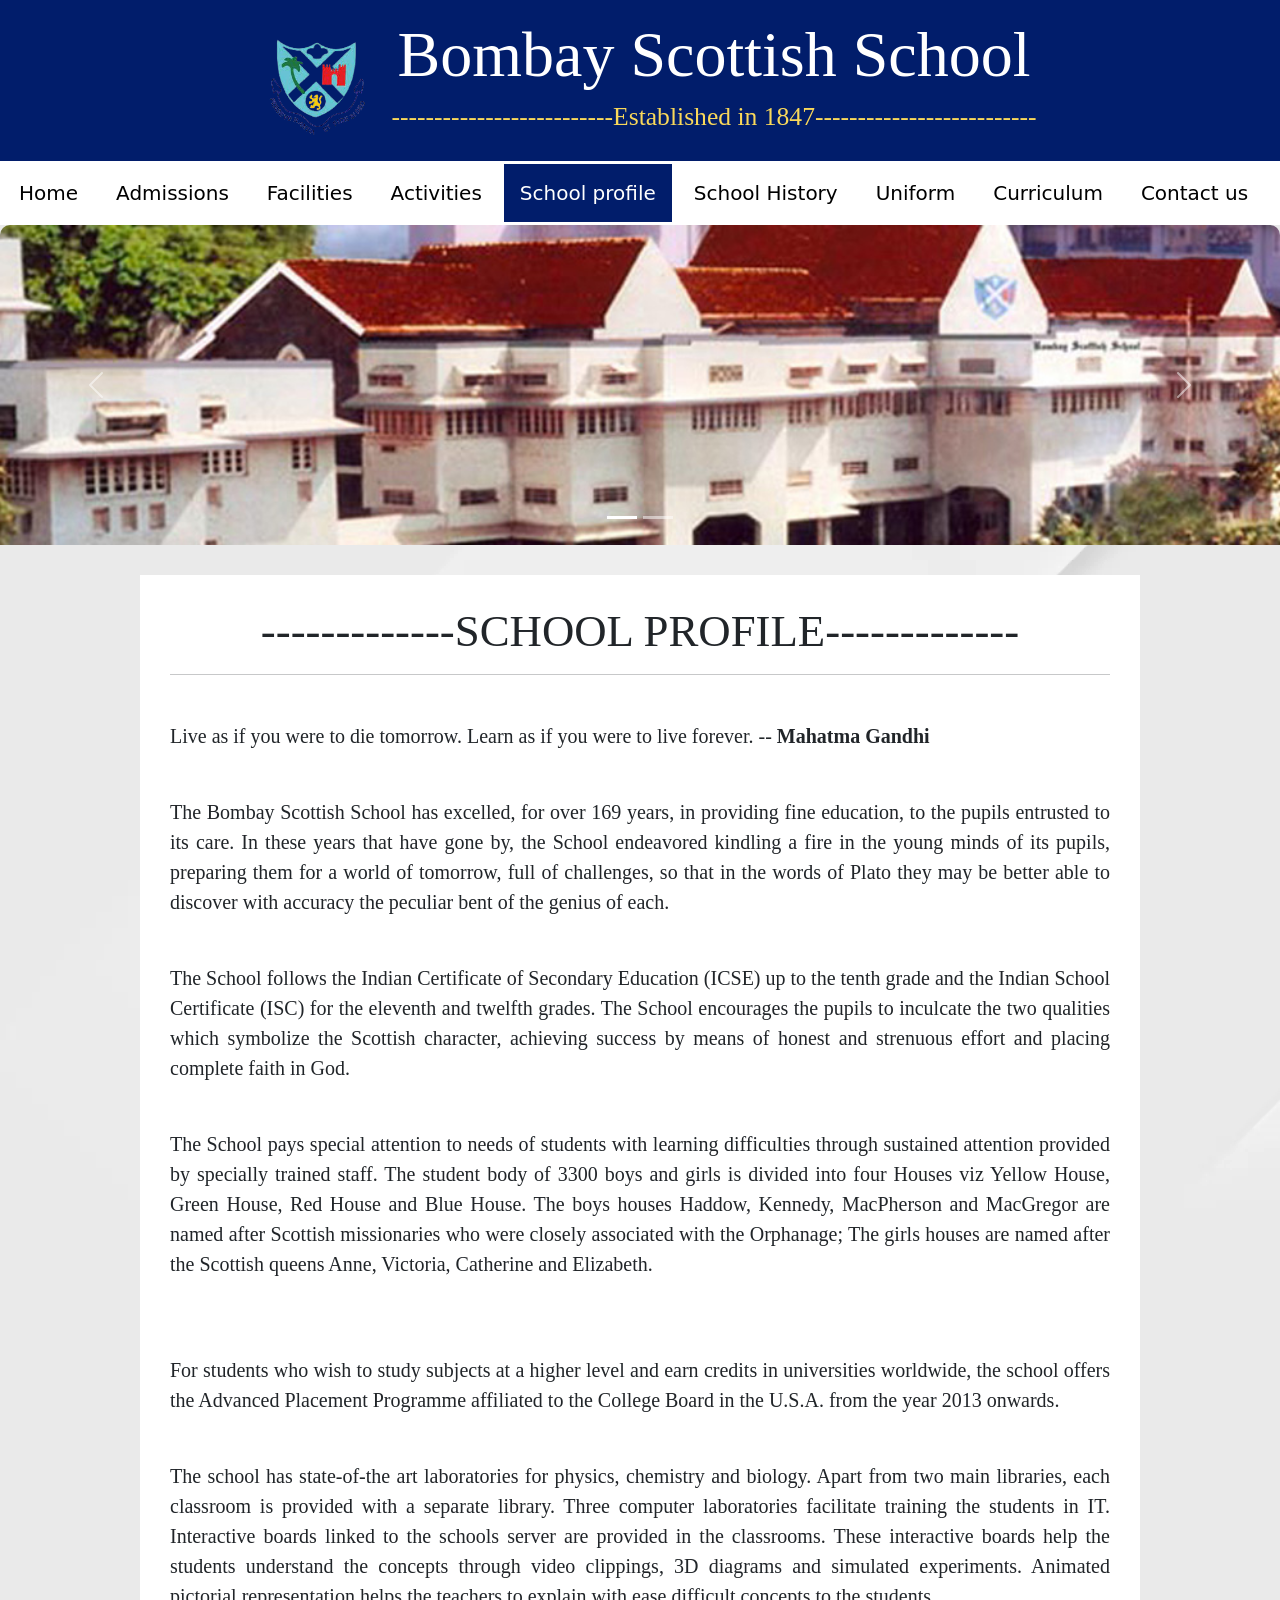
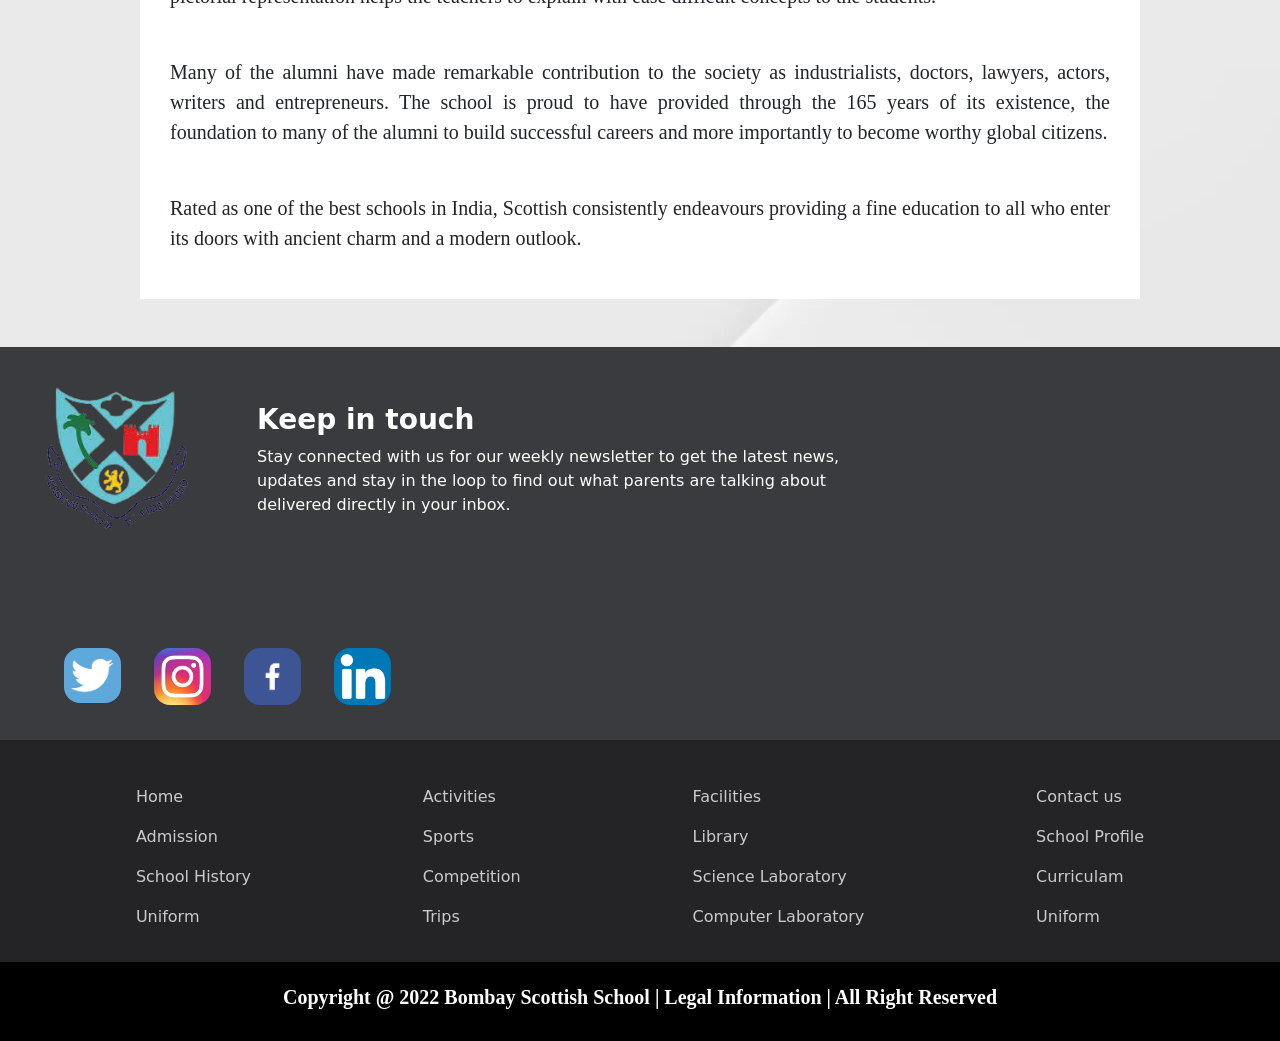
<file: profile.html>
<!DOCTYPE html>
<html lang="en">
  <head>
    <meta charset="UTF-8" />
    <meta http-equiv="X-UA-Compatible" content="IE=edge" />
    <meta name="viewport" content="width=device-width, initial-scale=1.0" />
    <title>School Profile</title>
    <link
      href="https://cdn.jsdelivr.net/npm/bootstrap@5.0.2/dist/css/bootstrap.min.css"
      rel="stylesheet"
      integrity="sha384-EVSTQN3/azprG1Anm3QDgpJLIm9Nao0Yz1ztcQTwFspd3yD65VohhpuuCOmLASjC"
      crossorigin="anonymous"/>
      <link href="https://cdn.jsdelivr.net/npm/bootstrap@5.1.3/dist/css/bootstrap.min.css" rel="stylesheet">
    <script src="https://cdn.jsdelivr.net/npm/bootstrap@5.1.3/dist/js/bootstrap.bundle.min.js"></script>
    <style>
       /* body {
    max-width: 1000px;
    margin: auto;
  } */

  *{
    margin: 0%;
    padding: 0%;
  }
.box1{
    max-width: 1000px;
    margin: auto;
    text-align: justify;
    padding: 30px;
    background: white;
    margin-top: 30px;
    font-family: 'Times New Roman', Times, serif;
    font-size: 20px;
}
body {
  background-image: url(/images/bg4);
  }
  .heading3{
    text-align: center;
    font-size: 3.5vw;
  }

  header{
    background-color: #011d6b;
 
  }
  
  .logo{
    width: 10vw;
    margin: 0px 10px;
    
  }
  .head1{
    text-align: center;
   display: flex;
   justify-content: center;
   align-items: center;
  }

  #heading {
    text-align: center;
    font-size: 5vw;
    color: white;
    font-family: "Algerian","Cambria", "Cochin", Georgia, Times, "Times New Roman", serif;
    padding-top: 17px;
   
  }
  .heading2{
    text-align: center;
    font-size: 2vw;
    color: #f9d85a;
    font-family: "Cambria", "Cochin", Georgia, Times, "Times New Roman", serif;
    padding-bottom: 20px;
  } 
  
  #welcome {
    text-align: center;
    font-size: 38px;
    color:white;
    font-family: "Cambria", "Cochin", Georgia, Times, "Times New Roman", serif;
  }
  #welcome p {
    font-size: 25px;
  }
  
  .topnav {
    overflow: hidden;
    background-color: #ffffff;
    position: sticky;
    top: 0;
    z-index: 6;
  }
  
  .topnav a {
    float: left;
    display: block;
    color: black;
    text-align: center;
    padding: 14px 16px;
    text-decoration: none;
    font-size: 20px;
margin: 3px;
  }
  
  .topnav a:hover {
    background-color: #ddd;
    color: black;
    
  }
 
  
  .topnav input[type="text"] {
    float: right;
    padding: 6px;
    border: none;
    margin-top: 8px;
    margin-right: 16px;
    font-size: 17px;
  }
  
  .topnav .icon {
        display: none;
      }
      
      .icon{
        width: 90px;
        padding-right: 250px;
      }
      @media screen and (max-width: 600px) {
        .topnav a:not(:first-child) {display: none;}
        .topnav a.icon {
          float: right;
          display: block;
        }
      }
      
      @media screen and (max-width: 600px) {
        .topnav.responsive {position: relative;}
        .topnav.responsive .icon {
          position: absolute;
          right: 0;
          top: 0;
        }
        .topnav.responsive a {
          float: none;
          display: block;
          text-align: left;
        }
      }

  
  #school-img {
    display: block;
    margin-left: auto;
    margin-right: auto;
    padding: 25px 25px 25px 25px;
    /* width: 95%; */
    height: 200px;
  }
  
  .container {
    display: flex;
    width: 920px;
    height: auto;
    margin: 30px auto;
  }
  .box {
    width: 32%;
    height: auto;
    border: 1px solid #ccc;
    margin-right: 1%;
    background: white;
    border-radius: 10px;
    transition: 0.9;
    text-align: center;
  }
  .box:hover {
    box-shadow: 0 0 11px rgba(33, 33, 33, 0.8);
    cursor: pointer;
  }
  
  @media (max-width: 800px) {
    .container {
      width: 100%;
    }
  }
  @media (max-width: 600px) {
    .container {
      width: 85%;
      display: block;
    }
    .box {
      width: 100%;
      margin-bottom: 4%;
    }
  }
  img {
    width: 100%;
    border-top-left-radius: 10px;
    border-top-right-radius: 10px;
  }
  
  .footer1 {
    display: flex;
    flex-direction: row;
    flex-wrap: wrap;
    background-color: #3a3b3e;
    color: white;
    padding: 5px 10px 5px 10px;
  }
  .footerlogo{
width: 15vw;
margin-left: 10px;
  }
  .footer-about {
    /* background: #2c36ab; */
    width: 20vw;
    display: inline-block;
    flex-basis: 700px;
    margin-left: 10px;
    padding:35px;
    margin-right: -21px;
  }
  .footer-social{
    width: 20vw;
    /* background: #2c36ab; */
    display: inline-block;
    flex-basis: 400px;
    margin-left: 4px;
margin-top: 50px;
justify-content: center;
     display: flex;
  }

  .img1{
    width: 60px;
    margin: 15px;
  }
  .img1 img{
    width: 57px;
    margin: 15px;
    border-radius: 16px;
  }
  #footer {
    flex-basis: 300px;
  }
  .footer2{
   display: flex;
   color: rgb(203, 202, 202);
   flex-direction: row;
   background: #242426;
  padding: 50px;
  justify-content: space-around;
  flex-wrap: wrap;
  padding-top: 45px;
padding-bottom: 17px;
padding-right: 50px;
padding-left: 50px;
  }
 
 
  
  .rights {
    /* display: block; */
    padding: 20px 20px;
    margin: auto;
    background: #000;
    color: white;
    text-align: center;
    font-family: 'Times New Roman', Times, serif;
    font-size: 20px;
    padding-bottom: 13px;
  }

   /* ----------Resource button ---------*/
   .resources {
    float: left;
    overflow: hidden;
  }
  .resources .resourcebtn {
    font-size: 17px;
    border: none;
    outline: none;
    color: black;
    padding: 14px 16px;
    background-color: inherit;
    font-family: inherit;
    margin: 0;
  }

  .dropdown-content {
    display: none;
    position: absolute;
    background-color: #f9f9f9;
    min-width: 160px;
    box-shadow: 0px 8px 16px 0px rgba(0, 0, 0, 0.2);
    z-index: 1;
  }

  .dropdown-content a {
    float: none;
    color: black;
    padding: 12px 16px;
    text-decoration: none;
    display: block;
    text-align: left;
  }

  .dropdown-content a:hover,
  .resources .resourcebtn:hover {
    background-color: #ddd;
  }

  .resources:hover .dropdown-content {
    display: block;
  }
  .topnav a.profile {
    background-color: #011d6b;
    color: white;
  }
    </style>
  </head>


  <body>
    
    </div>
    <header>
        <div class="head1">
        <img src="/images/logo2.png"  class="logo" alt="school logo">
      <div class="headtitle">
        <h1 id="heading"> Bombay  Scottish  School</h1>
    
        <h6 class="heading2">--------------------------Established in 1847--------------------------</h6>
        </div>
      </div>
        </header>
        <div class="topnav">
            <a class="active" href="/index.html">Home</a>
            <a href="/Admission.html">Admissions</a>
            <a href="/Facilities.html">Facilities</a>
            <a href="/Activities.html">Activities</a>
            <a class="profile" href="/profile.html">School profile</a>
            <a href="/history.html">School History</a>
            <a href="/uniform.html">Uniform</a>
            <a href="/curriculum.html">Curriculum</a>
            <a href="/contact.html">Contact us</a> 
            <a href="javascript:void(0);" class="icon" onclick="myFunction()">
                <i class="fa fa-bars"></i>
              </a>
        </div>
  <div class="mainclass">
    <div id="demo" class="carousel slide" data-bs-ride="carousel">

        <!-- Indicators/dots -->
        <div class="carousel-indicators">
          <button type="button" data-bs-target="#demo" data-bs-slide-to="0" class="active"></button>
          <button type="button" data-bs-target="#demo" data-bs-slide-to="1"></button>
          <!-- <button type="button" data-bs-target="#demo" data-bs-slide-to="2"></button> -->
        </div>
        
        <!-- The slideshow/carousel -->
        <div class="carousel-inner">
          <div class="carousel-item active">
            <img src="/images/profilepic.jpg" alt="Los Angeles" class="d-block" style="width:100%">
          </div>
          <div class="carousel-item">
            <img src="/images/history2.jpg" alt="Chicago" class="d-block" style="width:100%">
          </div>
          <!-- <div class="carousel-item">
            <img src="/carousel4.jpg" alt="New York" class="d-block" style="width:100%">
          </div> -->
        </div>
        
        <!-- Left and right controls/icons -->
        <button class="carousel-control-prev" type="button" data-bs-target="#demo" data-bs-slide="prev">
          <span class="carousel-control-prev-icon"></span>
        </button>
        <button class="carousel-control-next" type="button" data-bs-target="#demo" data-bs-slide="next">
          <span class="carousel-control-next-icon"></span>
        </button>
      </div>
   <!-- <div class="class1">
<img src="/profilepic.jpg" alt="school profile pic">
   </div> -->
   <div class="box1">
   <div class="class2">
    <div class="class2a">
        
        <h1 class="heading3"><b></b> -------------SCHOOL PROFILE-------------</b></h1>
       
        <hr>
        <br>
        <p>Live as if you were to die tomorrow. Learn as if you were to live forever. -- <b> Mahatma Gandhi </b></p>
        <br>
        <p>The Bombay Scottish School has excelled, for over 169 years, in providing fine education, to the pupils entrusted to its care. In these years that have gone by, the School endeavored kindling a fire in the young minds of its pupils, preparing them for a world of tomorrow, full of challenges, so that in the words of Plato they may be better able to discover with accuracy the peculiar bent of the genius of each.</p>
        <br>
        <p>The School follows the Indian Certificate of Secondary Education (ICSE) up to the tenth grade and the Indian School Certificate (ISC) for the eleventh and twelfth grades. The School encourages the pupils to inculcate the two qualities which symbolize the Scottish character, achieving success by means of honest and strenuous effort and placing complete faith in God.</p>
        <br>
        <p>The School pays special attention to needs of students with learning difficulties through sustained attention provided by specially trained staff. The student body of 3300 boys and girls is divided into four Houses viz Yellow House, Green House, Red House and Blue House. The boys houses Haddow, Kennedy, MacPherson and MacGregor are named after Scottish missionaries who were closely associated with the Orphanage; The girls houses are named after the Scottish queens Anne, Victoria, Catherine and Elizabeth.</p>
        <br>
       
    </div>
    <!-- <div class="class2b">
        <img src="/history 3.jpg" alt="history image">
    </div> -->
    <div class="class2c">
        <br>
        <p>For students who wish to study subjects at a higher level and earn credits in universities worldwide, the school offers the Advanced Placement Programme affiliated to the College Board in the U.S.A. from the year 2013 onwards.</p>
        <br>
        <p>The school has state-of-the art laboratories for physics, chemistry and biology. Apart from two main libraries, each classroom is provided with a separate library. Three computer laboratories facilitate training the students in IT. Interactive boards linked to the schools server are provided in the classrooms. These interactive boards help the students understand the concepts through video clippings, 3D diagrams and simulated experiments. Animated pictorial representation helps the teachers to explain with ease difficult concepts to the students.</p>
        <br>
        <p>Many of the alumni have made remarkable contribution to the society as industrialists, doctors, lawyers, actors, writers and entrepreneurs. The school is proud to have provided through the 165 years of its existence, the foundation to many of the alumni to build successful careers and more importantly to become worthy global citizens.</p>
        <br>
        <p>Rated as one of the best schools in India, Scottish consistently endeavours providing a fine education to all who enter its doors with ancient charm and a modern outlook.</p>
    </div>
   </div>
</div>

    <br>
    <br>
    <footer>
        <div class="footer1">
            <div class="footerlogo">
            <img src="/images/logo2.png"  alt="logo" id="footer-logo">
          </div>
         
            <div class="footer-about">
            
              <p>
                <h3><b> Keep in touch</b></h3> 
                Stay connected with us for our weekly newsletter to get the latest news, updates and stay in the loop to find out what parents are talking about delivered directly in your inbox.
                
              </p>
            </div>
          <div class="footer-social">
            <div class="img1">
            <a href="https://twitter.com/bombayscottish?lang=en">
              <img src="/images/twitter2.png" alt="twitter" >
            </a>
          </div>
          <div class="img1">
            <a href="https://www.instagram.com/bombayscottishmahimofficial/?hl=en">
              <img src="/images/insta2.jpg" alt="instagram" >
            </a>
          </div>
          <div class="img1">
            <a href="https://m.facebook.com/profile.php?id=103113639728603">
              <img src="/images/facebook3.webp" alt="facebook" >
            </a>
          </div>
          <div class="img1">
            <a href="https://www.linkedin.com/school/bombay-scottish-school/?originalSubdomain=in">
              <img src="/images/linkden.png" alt="linkden" >
            </a>
          </div>
            </div>
          </div>
        <div class="footer2">
        <div class="box6">
         <p>Home</p>
         <p>Admission</p>
         <p>School History</p>
         <p>Uniform</p>
        </div>
      
        <div class="box7">
          <p>Activities</p>
          <p>Sports</p>
          <p>Competition</p>
          <p>Trips</p>
        </div>
       
        <div class="box8">
          <p>Facilities</p>
          <p>Library</p>
          <p>Science Laboratory</p>
          <p>Computer Laboratory</p>
        </div>
        <div class="box9">
          <p>Contact us</p>
          <p>School Profile</p>
          <p>Curriculam</p>
          <p>Uniform</p>
        </div>
        </div>
        <div class="rights">
          <p>
            <b> Copyright  @  2022 Bombay Scottish School | Legal Information | All Right Reserved </b>
           </p>
        </div>
      </footer>
      <script>
        function myFunction() {
          var x = document.getElementById("myTopnav");
          if (x.className === "topnav") {
            x.className += " responsive";
          } else {
            x.className = "topnav";
          }
        }
        </script>
  </body>
</html>
</file>
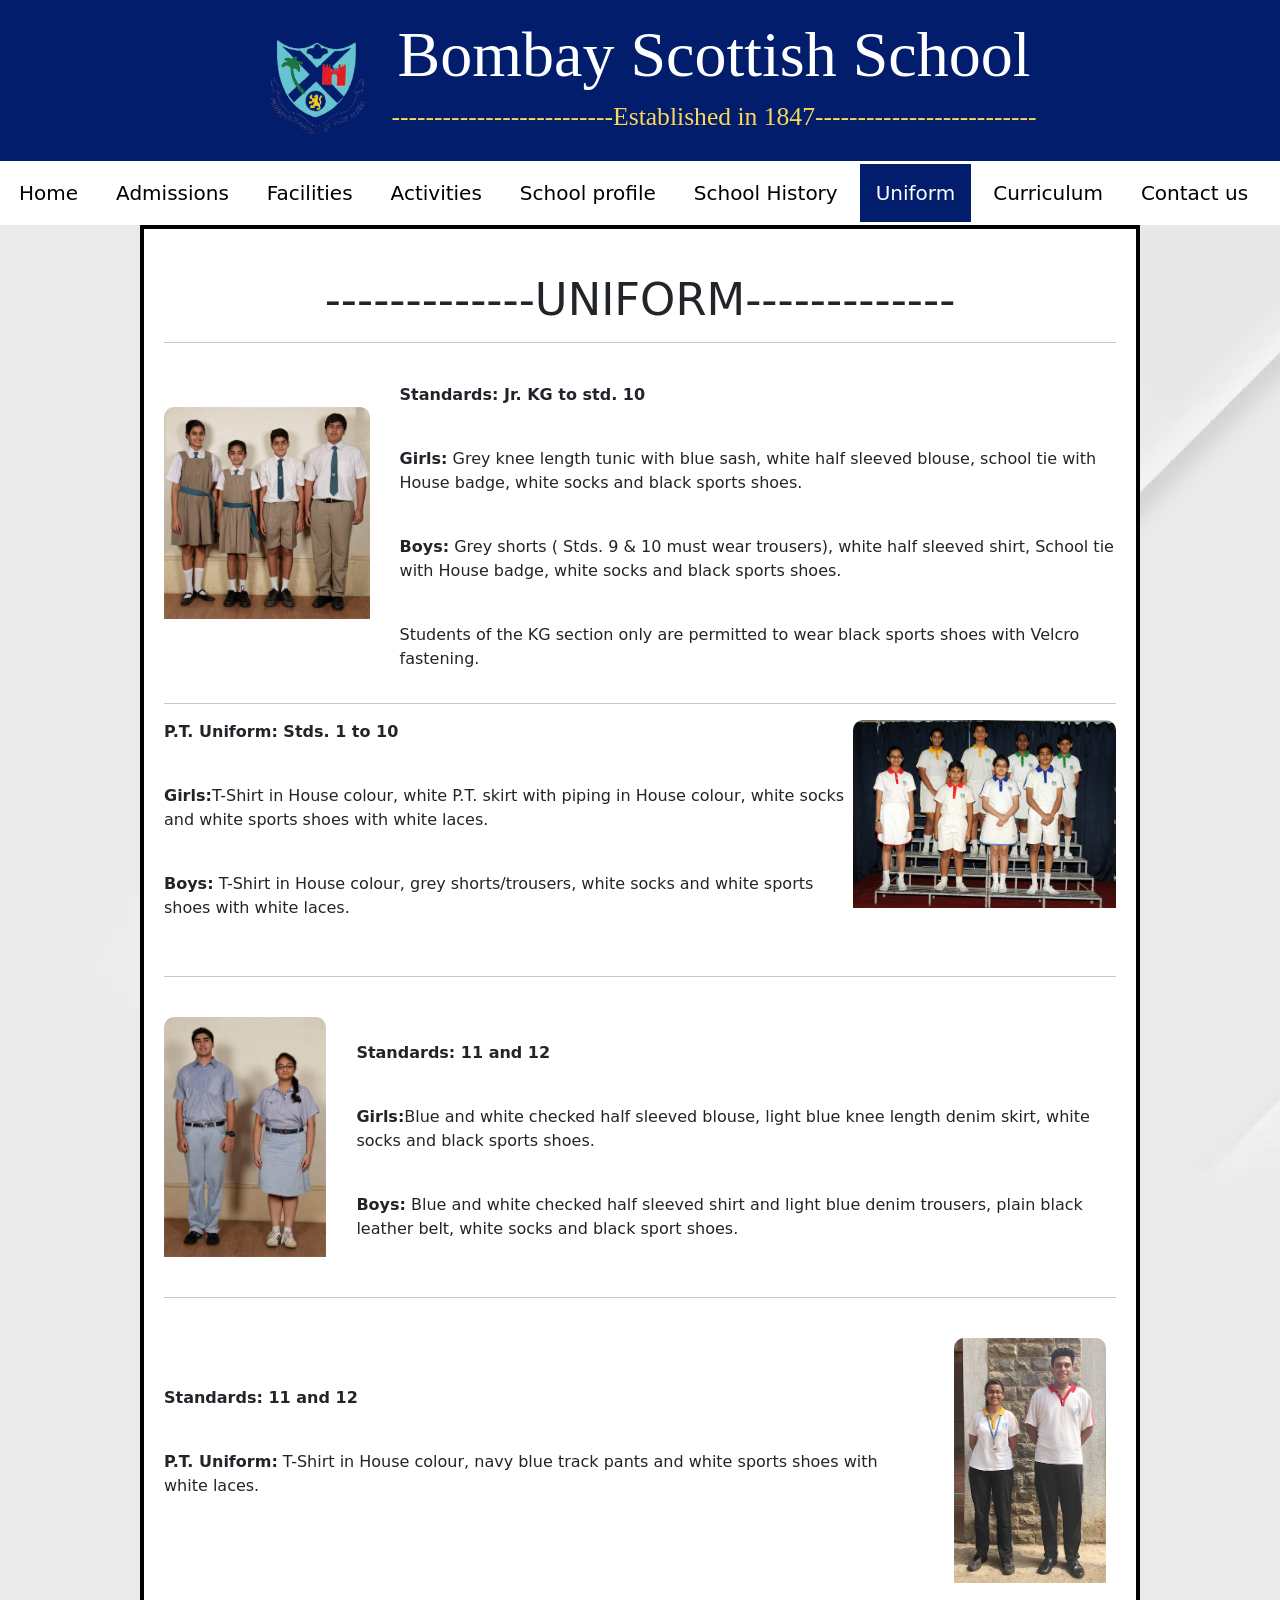
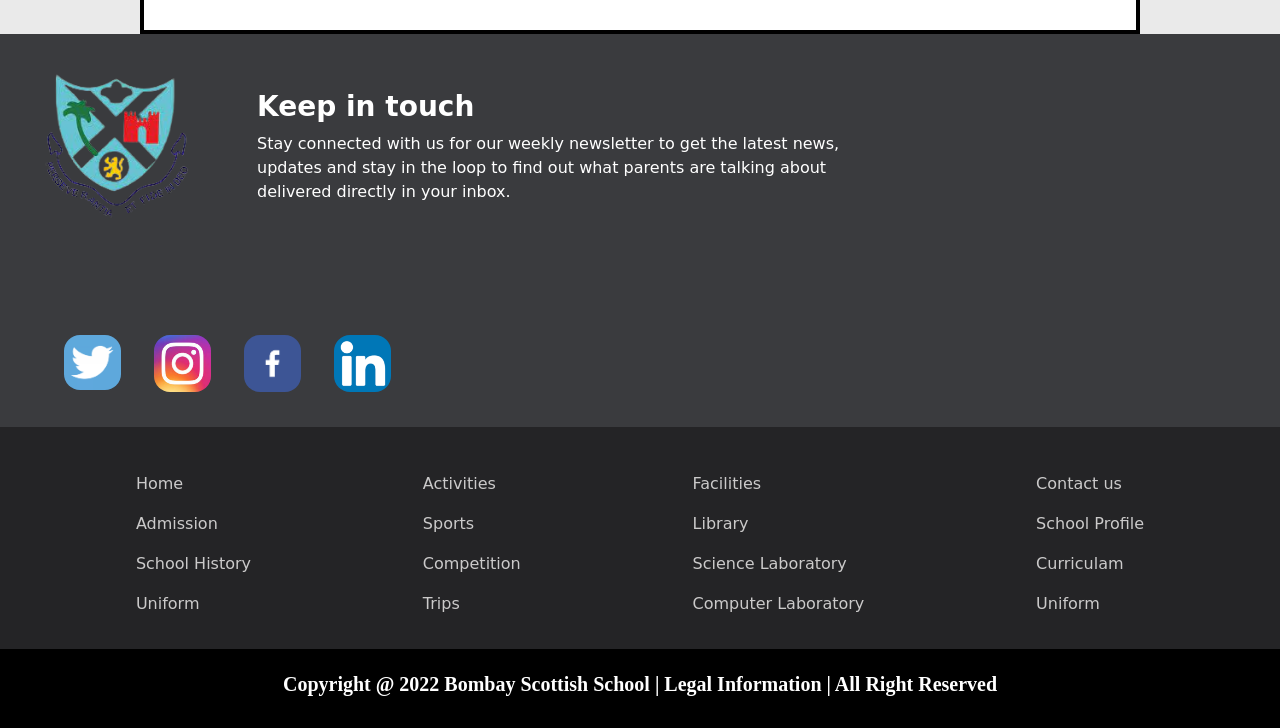
<file: uniform.html>
<!DOCTYPE html>
<html lang="en">
  <head>
    <meta charset="UTF-8" />
    <meta http-equiv="X-UA-Compatible" content="IE=edge" />
    <meta name="viewport" content="width=device-width, initial-scale=1.0" />
    <title>School Profile</title>
    <link
      href="https://cdn.jsdelivr.net/npm/bootstrap@5.0.2/dist/css/bootstrap.min.css"
      rel="stylesheet"
      integrity="sha384-EVSTQN3/azprG1Anm3QDgpJLIm9Nao0Yz1ztcQTwFspd3yD65VohhpuuCOmLASjC"
      crossorigin="anonymous"/>
    <style>
       /* body {
    max-width: 1000px;
    margin: auto;
  } */
  header{
    background-color: #011d6b;
 
  }
.mainclass{
    max-width: 1000px;
    margin: auto;
    border: 4px solid black;
    padding: 20px;
    background: white;
}
body {
  background-image: url(images/bg4);
  }
  .logo{
    width: 10vw;
    margin: 0px 10px;
    
  }
  .head1{
    text-align: center;
   display: flex;
   justify-content: center;
   align-items: center;
  }

  #heading {
    text-align: center;
    font-size: 5vw;
    color: white;
    font-family: "Algerian","Cambria", "Cochin", Georgia, Times, "Times New Roman", serif;
    padding-top: 17px;
   
  }
  .heading2{
    text-align: center;
    font-size: 2vw;
    color: #f9d85a;
    font-family: "Cambria", "Cochin", Georgia, Times, "Times New Roman", serif;
    padding-bottom: 20px;
  } 
  #welcome {
    text-align: center;
    font-size: 38px;
    color:white;
    font-family: "Cambria", "Cochin", Georgia, Times, "Times New Roman", serif;
  }
  #welcome p {
    font-size: 25px;
  }
  
  .topnav {
    overflow: hidden;
    background-color: white;
    position: sticky;
    top: 0;
    z-index: 6;
  }
  
  .topnav a {
    float: left;
    display: block;
    color: black;
    text-align: center;
    padding: 14px 16px;
    text-decoration: none;
    font-size: 20px;
margin: 3px;
  }
  
  .topnav a:hover {
    background-color: #ddd;
    color: black;
  }
  
  .topnav a.uniform {
    background-color: #011d6b;
    color: white;
  }
  
  .topnav input[type="text"] {
    float: right;
    padding: 6px;
    border: none;
    margin-top: 8px;
    margin-right: 16px;
    font-size: 17px;
  }
  
  .topnav .icon {
        display: none;
      }
      
      .icon{
        width: 90px;
        padding-right: 250px;
      }
      @media screen and (max-width: 600px) {
        .topnav a:not(:first-child) {display: none;}
        .topnav a.icon {
          float: right;
          display: block;
        }
      }
      
      @media screen and (max-width: 600px) {
        .topnav.responsive {position: relative;}
        .topnav.responsive .icon {
          position: absolute;
          right: 0;
          top: 0;
        }
        .topnav.responsive a {
          float: none;
          display: block;
          text-align: left;
        }
      }

  
  #school-img {
    display: block;
    margin-left: auto;
    margin-right: auto;
    padding: 25px 25px 25px 25px;
    /* width: 95%; */
    height: 200px;
  }
  
  .container {
    display: flex;
    width: 920px;
    height: auto;
    margin: 30px auto;
  }
  .box {
    width: 32%;
    height: auto;
    border: 1px solid #ccc;
    margin-right: 1%;
    background: white;
    border-radius: 10px;
    transition: 0.9;
    text-align: center;
  }
  .box:hover {
    box-shadow: 0 0 11px rgba(33, 33, 33, 0.8);
    cursor: pointer;
  }
  
  @media (max-width: 800px) {
    .container {
      width: 100%;
    }
  }
  @media (max-width: 600px) {
    .container {
      width: 85%;
      display: block;
    }
    .box {
      width: 100%;
      margin-bottom: 4%;
    }
  }
  .heading3{
    text-align: center;
    font-size: 3.5vw;
  }
  img {
    width: 100%;
    border-top-left-radius: 10px;
    border-top-right-radius: 10px;
  }
  
  .footer1 {
    display: flex;
    flex-direction: row;
    flex-wrap: wrap;
    background-color: #3a3b3e;
    color: white;
    padding: 5px 10px 5px 10px;
  }
  .footerlogo{
width: 15vw;
margin-left: 10px;
  }
  .footer-about {
    /* background: #2c36ab; */
    width: 20vw;
    display: inline-block;
    flex-basis: 700px;
    margin-left: 10px;
    padding:35px;
    margin-right: -21px;
  }
  .footer-social{
    width: 20vw;
    /* background: #2c36ab; */
    display: inline-block;
    flex-basis: 400px;
    margin-left: 4px;
margin-top: 50px;
justify-content: center;
     display: flex;
  }

  .img1{
    width: 60px;
    margin: 15px;
  }
  .img1 img{
    width: 57px;
    margin: 15px;
    border-radius: 16px;
  }
  #footer {
    flex-basis: 300px;
  }
  .footer2{
   display: flex;
   color: rgb(203, 202, 202);
   flex-direction: row;
   background: #242426;
  padding: 50px;
  justify-content: space-around;
  flex-wrap: wrap;
  padding-top: 45px;
padding-bottom: 17px;
padding-right: 50px;
padding-left: 50px;
  }
 
 
  
  .rights {
    /* display: block; */
    padding: 20px 20px;
    margin: auto;
    background: #000;
    color: white;
    text-align: center;
    font-family: 'Times New Roman', Times, serif;
    font-size: 20px;
    padding-bottom: 13px;
  }

   /* ----------Resource button ---------*/
   .resources {
    float: left;
    overflow: hidden;
  }
  .resources .resourcebtn {
    font-size: 17px;
    border: none;
    outline: none;
    color: black;
    padding: 14px 16px;
    background-color: inherit;
    font-family: inherit;
    margin: 0;
  }

  .dropdown-content {
    display: none;
    position: absolute;
    background-color: #f9f9f9;
    min-width: 160px;
    box-shadow: 0px 8px 16px 0px rgba(0, 0, 0, 0.2);
    z-index: 1;
  }

  .dropdown-content a {
    float: none;
    color: black;
    padding: 12px 16px;
    text-decoration: none;
    display: block;
    text-align: left;
  }

  .dropdown-content a:hover,
  .resources .resourcebtn:hover {
    background-color: #ddd;
  }

  .resources:hover .dropdown-content {
    display: block;
  }

  /* --------- */
  .class2a1{
    text-align: center;
    /* color: green; */
  }
  

  .box2{
    display: flex;
  }
  .class2a2{
    float: left;
    width: 35%;
  }
  .class2a3{
  float: right;
  padding-left: 30px;
  }

  .box3{
    display: flex;
    flex-direction: row-reverse;
  }
 .class3a2{
    float: left;
    width: 40%; 
    margin-left: -39px;
 }
 .class3a3{
    float: right;
  padding-right: 30px;
 }
  .box4{
    display: flex;
  }
  .class4a2{
    float: left;
    width: 25%;
  }
  .class4a3{
    float: right;
  padding-left: 30px;
  }
  .box5{
    display: flex;
  }
  .class5a2{
    float: right;
    width: 17%;
padding-right: 10px;
  }
  .class5a3{
    float: right;
  padding-right: 30px;
  }
    </style>
  </head>


  <body>
    
    </div>
    <header>
        <div class="head1">
        <img src="/images/logo2.png"  class="logo" alt="school logo">
      <div class="headtitle">
        <h1 id="heading"> Bombay  Scottish  School</h1>
    
        <h6 class="heading2">--------------------------Established in 1847--------------------------</h6>
        </div>
      </div>
        </header>
        <div class="topnav">
            <a class="active" href="/index.html">Home</a>
            <a href="/Admission.html">Admissions</a>
            <a href="/Facilities.html">Facilities</a>
            <a href="/Activities.html">Activities</a>
            <a href="/profile.html">School profile</a>
            <a href="/history.html">School History</a>
            <a class="uniform" href="/uniform.html">Uniform</a>
            <a href="/curriculum.html">Curriculum</a>
            <a href="/contact.html">Contact us</a> 
            <a href="javascript:void(0);" class="icon" onclick="myFunction()">
                <i class="fa fa-bars"></i>
              </a>
        </div>
  <div class="mainclass">
   <div class="class2a">
    <div class="class2a1"> 
        <br>
        <h1 class="heading3"><b></b> -------------UNIFORM-------------</b></h1>
        <hr>
        <br>
    </div>
</div>
    <div class="box2">
    <div class="class2a2">
<br>
        <img src="/images/uniform1.jpg" alt="uniform1">
    </div>
    <div class="class2a3">
        <p><b>
            Standards: Jr. KG to std. 10</b></p>
            <!-- <br>
            <p><b> School Uniform:</b></p> -->
            <br>
            <p><b> Girls:</b> Grey knee length tunic with blue sash, white half sleeved blouse, school tie with House badge, white socks and black sports shoes.</p>
            <br>
            <p><b> Boys:</b> Grey shorts ( Stds. 9 & 10 must wear trousers), white half sleeved shirt, School tie with House badge, white socks and black sports shoes.</p>
            <br>
            <p>Students of the KG section only are permitted to wear black sports shoes with Velcro fastening.</p>

    </div>

   </div>
<hr>
<div class="box3">
   <div class="class3a2">

    <img src="/images/uniform2.jpg" alt="uniform2">
</div>
<div class="class3a3">
    <p><b>
        P.T. Uniform: Stds. 1 to 10</b></p>
    
        <br>
        <p><b> Girls:</b>T-Shirt in House colour, white P.T. skirt with piping in House colour, white socks and white sports shoes with white laces.</p>
        <br>
        <p><b> Boys:</b> T-Shirt in House colour, grey shorts/trousers, white socks and white sports shoes with white laces.</p>
        <br>
</div>
</div>
<hr>
<br>
<div class="box4">
<div class="class4a2">

    <img src="/images/uniform3.jpg"  alt="uniform3">
</div>

<div class="class4a3">
    <br>
    
    <p><b>
        Standards: 11 and 12</b></p>
        <!-- <br>
        <p><b> School Uniform:</b></p> -->
        <br>
        <p><b> Girls:</b>Blue and white checked half sleeved blouse, light blue knee length denim skirt, white socks and black sports shoes.</p>
        <br>
        <p><b> Boys:</b> Blue and white checked half sleeved shirt and light blue denim trousers, plain black leather belt, white socks and black sport shoes.</p>
</div>
</div>
<br>
<hr>
<br>
<div class="class5a2">
    <img src="/images/uniform4.jpg" alt="uniform4">
</div>
<div class="box5">
<div class="class5a3">
    <br>
    <br>
    <p><b>       	
Standards: 11 and 12</b></p>
   
        <br>
        <p><b>P.T. Uniform:</b> T-Shirt in House colour, navy blue track pants and white sports shoes with white laces.</p>
        
        <br>
    </div>
</div>
<br>
<br>
<br>

</div>
<footer>
    <div class="footer1">
        <div class="footerlogo">
        <img src="/images/logo2.png"  alt="logo" id="footer-logo">
      </div>
     
        <div class="footer-about">
        
          <p>
            <h3><b> Keep in touch</b></h3> 
            Stay connected with us for our weekly newsletter to get the latest news, updates and stay in the loop to find out what parents are talking about delivered directly in your inbox.
            
          </p>
        </div>
      <div class="footer-social">
        <div class="img1">
        <a href="https://twitter.com/bombayscottish?lang=en">
          <img src="/images/twitter2.png" alt="twitter" >
        </a>
      </div>
      <div class="img1">
        <a href="https://www.instagram.com/bombayscottishmahimofficial/?hl=en">
          <img src="/images/insta2.jpg" alt="instagram" >
        </a>
      </div>
      <div class="img1">
        <a href="https://m.facebook.com/profile.php?id=103113639728603">
          <img src="/images/facebook3.webp" alt="facebook" >
        </a>
      </div>
      <div class="img1">
        <a href="https://www.linkedin.com/school/bombay-scottish-school/?originalSubdomain=in">
          <img src="/images/linkden.png" alt="linkden" >
        </a>
      </div>
        </div>
      </div>
    <div class="footer2">
    <div class="box6">
     <p>Home</p>
     <p>Admission</p>
     <p>School History</p>
     <p>Uniform</p>
    </div>
  
    <div class="box7">
      <p>Activities</p>
      <p>Sports</p>
      <p>Competition</p>
      <p>Trips</p>
    </div>
   
    <div class="box8">
      <p>Facilities</p>
      <p>Library</p>
      <p>Science Laboratory</p>
      <p>Computer Laboratory</p>
    </div>
    <div class="box9">
      <p>Contact us</p>
      <p>School Profile</p>
      <p>Curriculam</p>
      <p>Uniform</p>
    </div>
    </div>
    <div class="rights">
      <p>
        <b> Copyright  @  2022 Bombay Scottish School | Legal Information | All Right Reserved </b>
       </p>
    </div>
  </footer>
  <script>
    function myFunction() {
      var x = document.getElementById("myTopnav");
      if (x.className === "topnav") {
        x.className += " responsive";
      } else {
        x.className = "topnav";
      }
    }
    </script>
  </body>
</html>
</file>
<file: styles.css>
/* ========================================
   CSS VARIABLES & DESIGN SYSTEM
======================================== */
:root {
    /* Primary Colors */
    --primary: #1a365d;
    --primary-light: #2d4a7c;
    --primary-dark: #0f2341;
    
    /* Accent Colors */
    --accent: #0d9488;
    --accent-light: #14b8a6;
    --accent-dark: #0a7569;
    
    /* Highlight Colors */
    --gold: #f59e0b;
    --gold-light: #fbbf24;
    
    /* Neutral Colors */
    --white: #ffffff;
    --gray-50: #f8fafc;
    --gray-100: #f1f5f9;
    --gray-200: #e2e8f0;
    --gray-300: #cbd5e1;
    --gray-400: #94a3b8;
    --gray-500: #64748b;
    --gray-600: #475569;
    --gray-700: #334155;
    --gray-800: #1e293b;
    --gray-900: #0f172a;
    
    /* Semantic Colors */
    --success: #10b981;
    --error: #ef4444;
    --warning: #f59e0b;
    
    /* Gradients */
    --gradient-primary: linear-gradient(135deg, var(--primary) 0%, var(--primary-light) 100%);
    --gradient-accent: linear-gradient(135deg, var(--accent) 0%, var(--accent-light) 100%);
    --gradient-hero: linear-gradient(135deg, #1a365d 0%, #2d4a7c 50%, #0d9488 100%);
    
    /* Typography */
    --font-primary: 'Inter', -apple-system, BlinkMacSystemFont, 'Segoe UI', sans-serif;
    --font-heading: 'Playfair Display', Georgia, serif;
    
    /* Font Sizes */
    --text-xs: 0.75rem;
    --text-sm: 0.875rem;
    --text-base: 1rem;
    --text-lg: 1.125rem;
    --text-xl: 1.25rem;
    --text-2xl: 1.5rem;
    --text-3xl: 1.875rem;
    --text-4xl: 2.25rem;
    --text-5xl: 3rem;
    --text-6xl: 3.75rem;
    
    /* Spacing */
    --spacing-xs: 0.25rem;
    --spacing-sm: 0.5rem;
    --spacing-md: 1rem;
    --spacing-lg: 1.5rem;
    --spacing-xl: 2rem;
    --spacing-2xl: 3rem;
    --spacing-3xl: 4rem;
    --spacing-4xl: 6rem;
    
    /* Border Radius */
    --radius-sm: 0.375rem;
    --radius-md: 0.5rem;
    --radius-lg: 0.75rem;
    --radius-xl: 1rem;
    --radius-2xl: 1.5rem;
    --radius-full: 9999px;
    
    /* Shadows */
    --shadow-sm: 0 1px 2px 0 rgba(0, 0, 0, 0.05);
    --shadow-md: 0 4px 6px -1px rgba(0, 0, 0, 0.1), 0 2px 4px -2px rgba(0, 0, 0, 0.1);
    --shadow-lg: 0 10px 15px -3px rgba(0, 0, 0, 0.1), 0 4px 6px -4px rgba(0, 0, 0, 0.1);
    --shadow-xl: 0 20px 25px -5px rgba(0, 0, 0, 0.1), 0 8px 10px -6px rgba(0, 0, 0, 0.1);
    --shadow-2xl: 0 25px 50px -12px rgba(0, 0, 0, 0.25);
    
    /* Transitions */
    --transition-fast: 150ms ease;
    --transition-base: 300ms ease;
    --transition-slow: 500ms ease;
    
    /* Z-index */
    --z-dropdown: 100;
    --z-sticky: 200;
    --z-fixed: 300;
    --z-modal: 400;
    --z-tooltip: 500;
}

/* ========================================
   BASE STYLES & RESET
======================================== */
*,
*::before,
*::after {
    margin: 0;
    padding: 0;
    box-sizing: border-box;
}

html {
    scroll-behavior: smooth;
    font-size: 16px;
}

body {
    font-family: var(--font-primary);
    font-size: var(--text-base);
    line-height: 1.6;
    color: var(--gray-800);
    background-color: var(--gray-50);
    overflow-x: hidden;
}

img {
    max-width: 100%;
    height: auto;
    display: block;
}

a {
    text-decoration: none;
    color: inherit;
    transition: color var(--transition-fast);
}

ul {
    list-style: none;
}

button {
    font-family: inherit;
    cursor: pointer;
    border: none;
    background: none;
}

input,
textarea,
select {
    font-family: inherit;
    font-size: inherit;
}

/* ========================================
   UTILITY CLASSES
======================================== */
.container {
    width: 100%;
    max-width: 1200px;
    margin: 0 auto;
    padding: 0 var(--spacing-lg);
}

.section {
    padding: var(--spacing-4xl) 0;
}

.section-header {
    text-align: center;
    margin-bottom: var(--spacing-3xl);
}

.section-tag {
    display: inline-block;
    padding: var(--spacing-xs) var(--spacing-md);
    background: var(--gradient-accent);
    color: var(--white);
    font-size: var(--text-sm);
    font-weight: 500;
    border-radius: var(--radius-full);
    text-transform: uppercase;
    letter-spacing: 0.05em;
    margin-bottom: var(--spacing-md);
}

.section-title {
    font-family: var(--font-heading);
    font-size: var(--text-4xl);
    font-weight: 700;
    color: var(--primary);
    line-height: 1.2;
}

/* Buttons */
.btn {
    display: inline-flex;
    align-items: center;
    justify-content: center;
    padding: var(--spacing-md) var(--spacing-xl);
    font-size: var(--text-base);
    font-weight: 600;
    border-radius: var(--radius-lg);
    transition: all var(--transition-base);
    cursor: pointer;
    position: relative;
    overflow: hidden;
}

.btn::before {
    content: '';
    position: absolute;
    top: 0;
    left: -100%;
    width: 100%;
    height: 100%;
    background: linear-gradient(90deg, transparent, rgba(255, 255, 255, 0.2), transparent);
    transition: left 0.5s ease;
}

.btn:hover::before {
    left: 100%;
}

.btn-primary {
    background: var(--gradient-accent);
    color: var(--white);
    box-shadow: 0 4px 14px rgba(13, 148, 136, 0.4);
}

.btn-primary:hover {
    transform: translateY(-2px);
    box-shadow: 0 6px 20px rgba(13, 148, 136, 0.5);
}

.btn-secondary {
    background: var(--white);
    color: var(--primary);
    border: 2px solid var(--primary);
}

.btn-secondary:hover {
    background: var(--primary);
    color: var(--white);
}

.btn-full {
    width: 100%;
}

.btn-animated {
    animation: fadeInUp 0.8s ease-out forwards;
    animation-delay: calc(var(--delay, 0) * 0.1s);
    opacity: 0;
}

.hero-buttons .btn-animated:nth-child(1) { --delay: 1; }
.hero-buttons .btn-animated:nth-child(2) { --delay: 2; }

/* Scroll Animations */
.animate-on-scroll {
    opacity: 0;
    transform: translateY(30px);
    transition: opacity 0.6s ease-out, transform 0.6s ease-out;
}

.animate-on-scroll.animate-in {
    opacity: 1;
    transform: translateY(0);
}

/* Stagger animation delays for grid items */
.quick-links-grid .animate-on-scroll:nth-child(1) { transition-delay: 0.1s; }
.quick-links-grid .animate-on-scroll:nth-child(2) { transition-delay: 0.2s; }
.quick-links-grid .animate-on-scroll:nth-child(3) { transition-delay: 0.3s; }

.announcements-grid .animate-on-scroll:nth-child(1) { transition-delay: 0.1s; }
.announcements-grid .animate-on-scroll:nth-child(2) { transition-delay: 0.2s; }
.announcements-grid .animate-on-scroll:nth-child(3) { transition-delay: 0.3s; }
.announcements-grid .animate-on-scroll:nth-child(4) { transition-delay: 0.4s; }
.announcements-grid .animate-on-scroll:nth-child(5) { transition-delay: 0.5s; }
.announcements-grid .animate-on-scroll:nth-child(6) { transition-delay: 0.6s; }

.courses-grid .animate-on-scroll:nth-child(1) { transition-delay: 0.1s; }
.courses-grid .animate-on-scroll:nth-child(2) { transition-delay: 0.2s; }
.courses-grid .animate-on-scroll:nth-child(3) { transition-delay: 0.3s; }
.courses-grid .animate-on-scroll:nth-child(4) { transition-delay: 0.4s; }
.courses-grid .animate-on-scroll:nth-child(5) { transition-delay: 0.5s; }
.courses-grid .animate-on-scroll:nth-child(6) { transition-delay: 0.6s; }


/* ========================================
   HEADER & NAVIGATION
======================================== */
.header {
    position: fixed;
    top: 0;
    left: 0;
    width: 100%;
    z-index: var(--z-fixed);
    background: rgba(26, 54, 93, 0.95);
    backdrop-filter: blur(10px);
    -webkit-backdrop-filter: blur(10px);
    transition: all var(--transition-base);
}

.header.scrolled {
    box-shadow: var(--shadow-lg);
}

.nav {
    display: flex;
    align-items: center;
    justify-content: space-between;
    height: 80px;
}

.logo {
    display: flex;
    align-items: center;
    gap: var(--spacing-sm);
    font-size: var(--text-xl);
    font-weight: 700;
    color: var(--white);
}

.logo-icon {
    font-size: var(--text-2xl);
}

.logo-text {
    font-family: var(--font-heading);
}

.logo-img {
    width: 45px;
    height: 45px;
    object-fit: cover;
    border-radius: var(--radius-md);
}

.nav-menu {
    display: flex;
    align-items: center;
    gap: var(--spacing-xl);
}

.nav-link {
    position: relative;
    color: rgba(255, 255, 255, 0.9);
    font-weight: 500;
    padding: var(--spacing-sm) 0;
    transition: color var(--transition-fast);
}

.nav-link::after {
    content: '';
    position: absolute;
    bottom: 0;
    left: 0;
    width: 0;
    height: 2px;
    background: var(--accent-light);
    transition: width var(--transition-base);
}

.nav-link:hover,
.nav-link.active {
    color: var(--accent-light);
}

.nav-link:hover::after,
.nav-link.active::after {
    width: 100%;
}

.nav-toggle {
    display: none;
    flex-direction: column;
    gap: 5px;
    padding: var(--spacing-sm);
}

.hamburger {
    width: 25px;
    height: 3px;
    background: var(--white);
    border-radius: var(--radius-full);
    transition: all var(--transition-base);
}

.hamburger::before,
.hamburger::after {
    content: '';
    display: block;
    width: 25px;
    height: 3px;
    background: var(--white);
    border-radius: var(--radius-full);
    transition: all var(--transition-base);
}

.hamburger::before {
    transform: translateY(-8px);
}

.hamburger::after {
    transform: translateY(5px);
}

.nav-toggle.active .hamburger {
    background: transparent;
}

.nav-toggle.active .hamburger::before {
    transform: rotate(45deg);
}

.nav-toggle.active .hamburger::after {
    transform: translateY(-3px) rotate(-45deg);
}

/* ========================================
   HERO SECTION
======================================== */
.hero {
    position: relative;
    min-height: 100vh;
    display: flex;
    flex-direction: column;
    justify-content: center;
    padding-top: 100px;
    padding-bottom: 120px;
    overflow: hidden;
}

.hero-bg {
    position: absolute;
    top: 0;
    left: 0;
    width: 100%;
    height: 100%;
    background: var(--gradient-hero);
    z-index: -2;
}

.hero-bg::before {
    content: '';
    position: absolute;
    top: 0;
    left: 0;
    width: 100%;
    height: 100%;
    background: url("data:image/svg+xml,%3Csvg width='60' height='60' viewBox='0 0 60 60' xmlns='http://www.w3.org/2000/svg'%3E%3Cg fill='none' fill-rule='evenodd'%3E%3Cg fill='%23ffffff' fill-opacity='0.05'%3E%3Cpath d='M36 34v-4h-2v4h-4v2h4v4h2v-4h4v-2h-4zm0-30V0h-2v4h-4v2h4v4h2V6h4V4h-4zM6 34v-4H4v4H0v2h4v4h2v-4h4v-2H6zM6 4V0H4v4H0v2h4v4h2V6h4V4H6z'/%3E%3C/g%3E%3C/g%3E%3C/svg%3E");
    opacity: 0.5;
}

.hero-bg::after {
    content: '';
    position: absolute;
    bottom: -50%;
    right: -20%;
    width: 80%;
    height: 100%;
    background: radial-gradient(circle, rgba(13, 148, 136, 0.3) 0%, transparent 70%);
    animation: pulse 8s ease-in-out infinite;
}

@keyframes pulse {
    0%, 100% { opacity: 0.5; transform: scale(1); }
    50% { opacity: 0.8; transform: scale(1.1); }
}

.hero-content {
    position: relative;
    z-index: 1;
    text-align: center;
    color: var(--white);
    max-width: 900px;
    margin: 0 auto;
}

.hero-title {
    font-family: var(--font-heading);
    font-size: var(--text-6xl);
    font-weight: 700;
    line-height: 1.1;
    margin-bottom: var(--spacing-lg);
}

.hero-subtitle {
    display: block;
    font-family: var(--font-primary);
    font-size: var(--text-xl);
    font-weight: 400;
    color: var(--accent-light);
    margin-bottom: var(--spacing-sm);
}

.hero-description {
    font-size: var(--text-lg);
    color: rgba(255, 255, 255, 0.9);
    max-width: 700px;
    margin: 0 auto var(--spacing-2xl);
}

.hero-buttons {
    display: flex;
    gap: var(--spacing-md);
    justify-content: center;
    flex-wrap: wrap;
    margin-bottom: var(--spacing-3xl);
}

.hero-stats {
    display: flex;
    justify-content: center;
    gap: var(--spacing-3xl);
    flex-wrap: wrap;
    margin-bottom: var(--spacing-3xl);
}

.stat {
    text-align: center;
    padding: var(--spacing-lg);
    background: rgba(255, 255, 255, 0.1);
    backdrop-filter: blur(10px);
    border-radius: var(--radius-xl);
    border: 1px solid rgba(255, 255, 255, 0.15);
    min-width: 140px;
    transition: all var(--transition-base);
    animation: fadeInUp 0.8s ease-out forwards;
    animation-delay: calc(var(--delay, 0) * 0.1s);
    opacity: 0;
}

.stat:nth-child(1) { --delay: 3; }
.stat:nth-child(2) { --delay: 4; }
.stat:nth-child(3) { --delay: 5; }
.stat:nth-child(4) { --delay: 6; }

.stat:hover {
    transform: translateY(-5px);
    background: rgba(255, 255, 255, 0.2);
    box-shadow: 0 10px 40px rgba(0, 0, 0, 0.2);
}

.stat-number {
    display: block;
    font-size: var(--text-4xl);
    font-weight: 700;
    color: var(--accent-light);
}

.stat-label {
    font-size: var(--text-sm);
    color: rgba(255, 255, 255, 0.8);
    text-transform: uppercase;
    letter-spacing: 0.1em;
}

.hero-scroll {
    position: relative;
    text-align: center;
    margin-top: auto;
}

.scroll-indicator {
    display: inline-flex;
    flex-direction: column;
    align-items: center;
    gap: var(--spacing-sm);
    color: rgba(255, 255, 255, 0.7);
    font-size: var(--text-sm);
    text-transform: uppercase;
    letter-spacing: 0.1em;
    animation: floatBounce 2s infinite;
    transition: color var(--transition-fast);
}

.scroll-indicator:hover {
    color: var(--accent-light);
}

.scroll-arrow {
    width: 24px;
    height: 24px;
    border-right: 2px solid currentColor;
    border-bottom: 2px solid currentColor;
    transform: rotate(45deg);
}

@keyframes floatBounce {
    0%, 100% { transform: translateY(0); }
    50% { transform: translateY(-8px); }
}

@keyframes fadeInUp {
    from {
        opacity: 0;
        transform: translateY(30px);
    }
    to {
        opacity: 1;
        transform: translateY(0);
    }
}

/* ========================================
   QUICK LINKS
======================================== */
.quick-links {
    background: var(--white);
    padding: var(--spacing-3xl) 0;
    margin-top: -60px;
    position: relative;
    z-index: 10;
}

.quick-links-grid {
    display: grid;
    grid-template-columns: repeat(3, 1fr);
    gap: var(--spacing-xl);
}

.quick-link-card {
    display: flex;
    flex-direction: column;
    align-items: center;
    text-align: center;
    padding: var(--spacing-2xl);
    background: var(--gray-50);
    border-radius: var(--radius-xl);
    border: 2px solid transparent;
    transition: all var(--transition-base);
}

.quick-link-card:hover {
    background: var(--white);
    border-color: var(--accent);
    transform: translateY(-5px);
    box-shadow: var(--shadow-xl);
}

.quick-link-icon {
    font-size: 3rem;
    margin-bottom: var(--spacing-md);
}

.quick-link-card h3 {
    font-size: var(--text-xl);
    font-weight: 600;
    color: var(--primary);
    margin-bottom: var(--spacing-sm);
}

.quick-link-card p {
    color: var(--gray-500);
    font-size: var(--text-sm);
}

/* ========================================
   ABOUT SECTION
======================================== */
.about {
    background: var(--white);
}

.about-grid {
    display: grid;
    grid-template-columns: 1fr 1fr;
    gap: var(--spacing-3xl);
    align-items: start;
}

.about-intro {
    font-size: var(--text-lg);
    color: var(--gray-700);
    margin-bottom: var(--spacing-lg);
}

.about-content p {
    color: var(--gray-600);
    margin-bottom: var(--spacing-lg);
}

.about-features {
    display: grid;
    grid-template-columns: 1fr 1fr;
    gap: var(--spacing-md);
    margin-top: var(--spacing-xl);
}

.feature {
    display: flex;
    align-items: center;
    gap: var(--spacing-sm);
    color: var(--gray-700);
}

.feature-icon {
    display: flex;
    align-items: center;
    justify-content: center;
    width: 24px;
    height: 24px;
    background: var(--accent);
    color: var(--white);
    border-radius: var(--radius-full);
    font-size: var(--text-sm);
}

.about-cards {
    display: flex;
    flex-direction: column;
    gap: var(--spacing-xl);
}

.mission-card,
.vision-card {
    padding: var(--spacing-2xl);
    border-radius: var(--radius-xl);
    position: relative;
    overflow: hidden;
}

.mission-card {
    background: var(--gradient-primary);
    color: var(--white);
}

.vision-card {
    background: var(--gradient-accent);
    color: var(--white);
}

.mission-card::before,
.vision-card::before {
    content: '';
    position: absolute;
    top: -50%;
    right: -50%;
    width: 100%;
    height: 100%;
    background: radial-gradient(circle, rgba(255, 255, 255, 0.1) 0%, transparent 70%);
}

.card-icon {
    font-size: 2.5rem;
    margin-bottom: var(--spacing-md);
}

.mission-card h3,
.vision-card h3 {
    font-family: var(--font-heading);
    font-size: var(--text-2xl);
    margin-bottom: var(--spacing-md);
}

.mission-card p,
.vision-card p {
    opacity: 0.9;
    line-height: 1.7;
}

/* ========================================
   ANNOUNCEMENTS SECTION
======================================== */
.announcements {
    background: var(--gray-50);
}

.announcements-grid {
    display: grid;
    grid-template-columns: repeat(3, 1fr);
    gap: var(--spacing-xl);
}

.announcement-card {
    background: var(--white);
    border-radius: var(--radius-xl);
    padding: var(--spacing-xl);
    box-shadow: var(--shadow-md);
    transition: all var(--transition-base);
    position: relative;
    overflow: hidden;
}

.announcement-card:hover {
    transform: translateY(-5px);
    box-shadow: var(--shadow-xl);
}

.announcement-card.featured {
    border: 2px solid var(--gold);
}

.announcement-card.featured::before {
    content: '';
    position: absolute;
    top: 0;
    left: 0;
    width: 100%;
    height: 4px;
    background: var(--gradient-accent);
}

.announcement-badge {
    display: inline-block;
    padding: var(--spacing-xs) var(--spacing-sm);
    background: var(--gold);
    color: var(--gray-900);
    font-size: var(--text-xs);
    font-weight: 600;
    border-radius: var(--radius-full);
    text-transform: uppercase;
    margin-bottom: var(--spacing-md);
}

.announcement-date {
    display: flex;
    align-items: center;
    gap: var(--spacing-xs);
    font-size: var(--text-sm);
    color: var(--gray-500);
    margin-bottom: var(--spacing-sm);
}

.announcement-card h3 {
    font-size: var(--text-xl);
    font-weight: 600;
    color: var(--primary);
    margin-bottom: var(--spacing-sm);
    line-height: 1.4;
}

.announcement-card p {
    color: var(--gray-600);
    font-size: var(--text-sm);
    line-height: 1.6;
}

/* ========================================
   EVENTS SECTION
======================================== */
.events {
    background: var(--white);
}

.events-wrapper {
    display: grid;
    grid-template-columns: 1fr 400px;
    gap: var(--spacing-3xl);
}

.calendar-container {
    background: var(--gray-50);
    border-radius: var(--radius-xl);
    padding: var(--spacing-xl);
    box-shadow: var(--shadow-md);
}

.calendar-header {
    display: flex;
    align-items: center;
    justify-content: space-between;
    margin-bottom: var(--spacing-xl);
}

.calendar-title {
    font-family: var(--font-heading);
    font-size: var(--text-2xl);
    color: var(--primary);
}

.calendar-nav {
    display: flex;
    align-items: center;
    justify-content: center;
    width: 40px;
    height: 40px;
    background: var(--white);
    border-radius: var(--radius-full);
    font-size: var(--text-xl);
    color: var(--primary);
    transition: all var(--transition-fast);
    box-shadow: var(--shadow-sm);
}

.calendar-nav:hover {
    background: var(--primary);
    color: var(--white);
}

.calendar-weekdays {
    display: grid;
    grid-template-columns: repeat(7, 1fr);
    gap: var(--spacing-sm);
    margin-bottom: var(--spacing-md);
}

.calendar-weekdays span {
    text-align: center;
    font-size: var(--text-sm);
    font-weight: 600;
    color: var(--gray-500);
    padding: var(--spacing-sm);
}

.calendar-grid {
    display: grid;
    grid-template-columns: repeat(7, 1fr);
    gap: var(--spacing-sm);
}

.calendar-day {
    aspect-ratio: 1;
    display: flex;
    flex-direction: column;
    align-items: center;
    justify-content: center;
    background: var(--white);
    border-radius: var(--radius-md);
    font-size: var(--text-sm);
    color: var(--gray-700);
    cursor: pointer;
    transition: all var(--transition-fast);
    position: relative;
}

.calendar-day:hover {
    background: var(--gray-100);
}

.calendar-day.other-month {
    color: var(--gray-400);
    background: transparent;
}

.calendar-day.today {
    background: var(--primary);
    color: var(--white);
    font-weight: 600;
}

.calendar-day.has-event {
    border: 2px solid var(--accent);
}

.calendar-day.has-event::after {
    content: '';
    position: absolute;
    bottom: 4px;
    width: 6px;
    height: 6px;
    background: var(--accent);
    border-radius: var(--radius-full);
}

.calendar-day.has-event:hover {
    background: var(--accent);
    color: var(--white);
}

.calendar-day.has-event.today::after {
    background: var(--white);
}

.upcoming-events {
    background: var(--gray-50);
    border-radius: var(--radius-xl);
    padding: var(--spacing-xl);
    box-shadow: var(--shadow-md);
}

.upcoming-title {
    font-family: var(--font-heading);
    font-size: var(--text-xl);
    color: var(--primary);
    margin-bottom: var(--spacing-xl);
}

.upcoming-list {
    display: flex;
    flex-direction: column;
    gap: var(--spacing-md);
}

.upcoming-event {
    display: flex;
    gap: var(--spacing-md);
    padding: var(--spacing-md);
    background: var(--white);
    border-radius: var(--radius-lg);
    transition: all var(--transition-fast);
    cursor: pointer;
}

.upcoming-event:hover {
    transform: translateX(5px);
    box-shadow: var(--shadow-md);
}

.event-date-box {
    display: flex;
    flex-direction: column;
    align-items: center;
    justify-content: center;
    min-width: 60px;
    height: 60px;
    background: var(--gradient-accent);
    color: var(--white);
    border-radius: var(--radius-lg);
}

.event-date-box .day {
    font-size: var(--text-xl);
    font-weight: 700;
}

.event-date-box .month {
    font-size: var(--text-xs);
    text-transform: uppercase;
}

.event-info h4 {
    font-size: var(--text-base);
    font-weight: 600;
    color: var(--primary);
    margin-bottom: var(--spacing-xs);
}

.event-info p {
    font-size: var(--text-sm);
    color: var(--gray-500);
}

/* ========================================
   COURSES SECTION
======================================== */
.courses {
    background: var(--gray-50);
}

.courses-filter {
    display: flex;
    align-items: center;
    justify-content: center;
    gap: var(--spacing-md);
    margin-bottom: var(--spacing-2xl);
}

.filter-label {
    font-weight: 500;
    color: var(--gray-700);
}

.filter-select {
    padding: var(--spacing-sm) var(--spacing-lg);
    border: 2px solid var(--gray-200);
    border-radius: var(--radius-lg);
    background: var(--white);
    color: var(--gray-700);
    font-weight: 500;
    cursor: pointer;
    transition: all var(--transition-fast);
}

.filter-select:focus {
    outline: none;
    border-color: var(--accent);
    box-shadow: 0 0 0 3px rgba(13, 148, 136, 0.2);
}

.courses-grid {
    display: grid;
    grid-template-columns: repeat(3, 1fr);
    gap: var(--spacing-xl);
}

.course-card {
    background: var(--white);
    border-radius: var(--radius-xl);
    overflow: hidden;
    box-shadow: var(--shadow-md);
    transition: all var(--transition-base);
}

.course-card:hover {
    transform: translateY(-5px);
    box-shadow: var(--shadow-xl);
}

.course-header {
    padding: var(--spacing-xl);
    background: var(--gradient-primary);
    color: var(--white);
    position: relative;
    overflow: hidden;
}

.course-header::before {
    content: '';
    position: absolute;
    top: -50%;
    right: -50%;
    width: 100%;
    height: 100%;
    background: radial-gradient(circle, rgba(255, 255, 255, 0.1) 0%, transparent 70%);
}

.course-icon {
    font-size: 2.5rem;
    margin-bottom: var(--spacing-md);
}

.course-header h3 {
    font-size: var(--text-xl);
    font-weight: 600;
    margin-bottom: var(--spacing-xs);
}

.course-grade {
    display: inline-block;
    padding: var(--spacing-xs) var(--spacing-sm);
    background: rgba(255, 255, 255, 0.2);
    border-radius: var(--radius-full);
    font-size: var(--text-xs);
    font-weight: 500;
}

.course-body {
    padding: var(--spacing-xl);
}

.course-body p {
    color: var(--gray-600);
    font-size: var(--text-sm);
    line-height: 1.7;
    margin-bottom: var(--spacing-md);
}

.course-meta {
    display: flex;
    align-items: center;
    gap: var(--spacing-sm);
    font-size: var(--text-sm);
    color: var(--gray-500);
}

/* ========================================
   CONTACT SECTION
======================================== */
.contact {
    background: var(--white);
}

.contact-grid {
    display: grid;
    grid-template-columns: 1fr 1fr;
    gap: var(--spacing-3xl);
}

.contact-info h3 {
    font-family: var(--font-heading);
    font-size: var(--text-2xl);
    color: var(--primary);
    margin-bottom: var(--spacing-md);
}

.contact-info > p {
    color: var(--gray-600);
    margin-bottom: var(--spacing-2xl);
}

.contact-details {
    display: flex;
    flex-direction: column;
    gap: var(--spacing-lg);
}

.contact-item {
    display: flex;
    gap: var(--spacing-md);
}

.contact-icon {
    font-size: 1.5rem;
}

.contact-item strong {
    display: block;
    font-weight: 600;
    color: var(--primary);
    margin-bottom: var(--spacing-xs);
}

.contact-item p {
    color: var(--gray-600);
    font-size: var(--text-sm);
}

.contact-form-container {
    position: relative;
}

.contact-form {
    background: var(--gray-50);
    padding: var(--spacing-2xl);
    border-radius: var(--radius-xl);
    box-shadow: var(--shadow-md);
}

.form-group {
    margin-bottom: var(--spacing-lg);
}

.form-group label {
    display: block;
    font-weight: 500;
    color: var(--gray-700);
    margin-bottom: var(--spacing-sm);
}

.form-group input,
.form-group textarea {
    width: 100%;
    padding: var(--spacing-md);
    border: 2px solid var(--gray-200);
    border-radius: var(--radius-lg);
    background: var(--white);
    color: var(--gray-800);
    transition: all var(--transition-fast);
}

.form-group input:focus,
.form-group textarea:focus {
    outline: none;
    border-color: var(--accent);
    box-shadow: 0 0 0 3px rgba(13, 148, 136, 0.2);
}

.form-group input::placeholder,
.form-group textarea::placeholder {
    color: var(--gray-400);
}

.form-group input.error,
.form-group textarea.error {
    border-color: var(--error);
}

.error-message {
    display: block;
    font-size: var(--text-sm);
    color: var(--error);
    margin-top: var(--spacing-xs);
    min-height: 20px;
}

.form-success {
    position: absolute;
    top: 0;
    left: 0;
    width: 100%;
    height: 100%;
    background: var(--white);
    border-radius: var(--radius-xl);
    box-shadow: var(--shadow-md);
    display: flex;
    flex-direction: column;
    align-items: center;
    justify-content: center;
    text-align: center;
    padding: var(--spacing-2xl);
    opacity: 0;
    visibility: hidden;
    transition: all var(--transition-base);
}

.form-success.show {
    opacity: 1;
    visibility: visible;
}

.success-icon {
    width: 80px;
    height: 80px;
    background: var(--success);
    color: var(--white);
    border-radius: var(--radius-full);
    display: flex;
    align-items: center;
    justify-content: center;
    font-size: 2.5rem;
    margin-bottom: var(--spacing-xl);
}

.form-success h3 {
    font-family: var(--font-heading);
    font-size: var(--text-2xl);
    color: var(--primary);
    margin-bottom: var(--spacing-md);
}

.form-success p {
    color: var(--gray-600);
}

/* ========================================
   FOOTER
======================================== */
.footer {
    background: var(--primary-dark);
    color: var(--white);
    padding: var(--spacing-4xl) 0 var(--spacing-xl);
}

.footer-grid {
    display: grid;
    grid-template-columns: 2fr 1fr 1fr 1.5fr;
    gap: var(--spacing-3xl);
    margin-bottom: var(--spacing-3xl);
}

.footer-logo {
    display: flex;
    align-items: center;
    gap: var(--spacing-sm);
    font-family: var(--font-heading);
    font-size: var(--text-xl);
    font-weight: 700;
    margin-bottom: var(--spacing-lg);
}

.footer-brand p {
    color: rgba(255, 255, 255, 0.7);
    margin-bottom: var(--spacing-xl);
}

.social-links {
    display: flex;
    gap: var(--spacing-md);
}

.social-link {
    display: flex;
    align-items: center;
    justify-content: center;
    width: 40px;
    height: 40px;
    background: rgba(255, 255, 255, 0.1);
    border-radius: var(--radius-full);
    font-size: var(--text-lg);
    transition: all var(--transition-fast);
}

.social-link:hover {
    background: var(--accent);
    transform: translateY(-3px);
}

.footer-links h4,
.footer-contact h4 {
    font-size: var(--text-lg);
    font-weight: 600;
    margin-bottom: var(--spacing-lg);
}

.footer-links ul {
    display: flex;
    flex-direction: column;
    gap: var(--spacing-sm);
}

.footer-links a {
    color: rgba(255, 255, 255, 0.7);
    transition: color var(--transition-fast);
}

.footer-links a:hover {
    color: var(--accent-light);
}

.footer-contact p {
    color: rgba(255, 255, 255, 0.7);
    font-size: var(--text-sm);
    margin-bottom: var(--spacing-sm);
}

.footer-bottom {
    display: flex;
    align-items: center;
    justify-content: space-between;
    padding-top: var(--spacing-xl);
    border-top: 1px solid rgba(255, 255, 255, 0.1);
}

.footer-bottom p {
    color: rgba(255, 255, 255, 0.6);
    font-size: var(--text-sm);
}

.footer-legal {
    display: flex;
    gap: var(--spacing-xl);
}

.footer-legal a {
    color: rgba(255, 255, 255, 0.6);
    font-size: var(--text-sm);
}

.footer-legal a:hover {
    color: var(--accent-light);
}

/* ========================================
   MODAL
======================================== */
.modal-overlay {
    position: fixed;
    top: 0;
    left: 0;
    width: 100%;
    height: 100%;
    background: rgba(0, 0, 0, 0.6);
    backdrop-filter: blur(4px);
    z-index: var(--z-modal);
    display: flex;
    align-items: center;
    justify-content: center;
    padding: var(--spacing-lg);
    opacity: 0;
    visibility: hidden;
    transition: all var(--transition-base);
}

.modal-overlay.show {
    opacity: 1;
    visibility: visible;
}

.modal {
    background: var(--white);
    border-radius: var(--radius-xl);
    max-width: 500px;
    width: 100%;
    max-height: 90vh;
    overflow-y: auto;
    position: relative;
    transform: scale(0.9) translateY(20px);
    transition: all var(--transition-base);
}

.modal-overlay.show .modal {
    transform: scale(1) translateY(0);
}

.modal-close {
    position: absolute;
    top: var(--spacing-md);
    right: var(--spacing-md);
    width: 36px;
    height: 36px;
    display: flex;
    align-items: center;
    justify-content: center;
    font-size: var(--text-2xl);
    color: var(--gray-500);
    border-radius: var(--radius-full);
    transition: all var(--transition-fast);
}

.modal-close:hover {
    background: var(--gray-100);
    color: var(--gray-800);
}

.modal-content {
    padding: var(--spacing-2xl);
}

.modal-header {
    background: var(--gradient-primary);
    color: var(--white);
    padding: var(--spacing-2xl);
    border-radius: var(--radius-xl) var(--radius-xl) 0 0;
    margin: calc(-1 * var(--spacing-2xl));
    margin-bottom: var(--spacing-xl);
}

.modal-date {
    display: flex;
    align-items: center;
    gap: var(--spacing-sm);
    font-size: var(--text-sm);
    opacity: 0.9;
    margin-bottom: var(--spacing-sm);
}

.modal-title {
    font-family: var(--font-heading);
    font-size: var(--text-2xl);
    font-weight: 700;
}

.modal-body {
    padding-top: var(--spacing-xl);
}

.modal-body p {
    color: var(--gray-600);
    line-height: 1.7;
}

.modal-category {
    display: inline-block;
    padding: var(--spacing-xs) var(--spacing-md);
    background: var(--gray-100);
    color: var(--gray-700);
    border-radius: var(--radius-full);
    font-size: var(--text-sm);
    font-weight: 500;
    margin-top: var(--spacing-lg);
}

/* ========================================
   RESPONSIVE DESIGN
======================================== */

/* Tablet */
@media (max-width: 1024px) {
    .about-grid,
    .contact-grid {
        grid-template-columns: 1fr;
        gap: var(--spacing-2xl);
    }
    
    .events-wrapper {
        grid-template-columns: 1fr;
    }
    
    .footer-grid {
        grid-template-columns: 1fr 1fr;
        gap: var(--spacing-2xl);
    }
}

@media (max-width: 768px) {
    :root {
        --text-5xl: 2.5rem;
        --text-6xl: 3rem;
    }
    
    .nav-toggle {
        display: flex;
    }
    
    .nav-menu {
        position: fixed;
        top: 80px;
        left: 0;
        width: 100%;
        background: var(--primary);
        flex-direction: column;
        padding: var(--spacing-xl);
        gap: var(--spacing-lg);
        transform: translateX(-100%);
        transition: transform var(--transition-base);
    }
    
    .nav-menu.show {
        transform: translateX(0);
    }
    
    .quick-links-grid,
    .announcements-grid,
    .courses-grid {
        grid-template-columns: 1fr;
    }
    
    .hero-stats {
        gap: var(--spacing-xl);
    }
    
    .stat-number {
        font-size: var(--text-2xl);
    }
    
    .about-features {
        grid-template-columns: 1fr;
    }
    
    .footer-grid {
        grid-template-columns: 1fr;
        text-align: center;
    }
    
    .footer-logo,
    .social-links {
        justify-content: center;
    }
    
    .footer-bottom {
        flex-direction: column;
        gap: var(--spacing-md);
        text-align: center;
    }
}

@media (max-width: 480px) {
    :root {
        --text-4xl: 1.75rem;
        --text-5xl: 2rem;
        --text-6xl: 2.25rem;
    }
    
    .container {
        padding: 0 var(--spacing-md);
    }
    
    .section {
        padding: var(--spacing-3xl) 0;
    }
    
    .hero-buttons {
        flex-direction: column;
    }
    
    .btn {
        width: 100%;
    }
    
    .hero-stats {
        display: grid;
        grid-template-columns: 1fr 1fr;
    }
    
    .courses-filter {
        flex-direction: column;
    }
    
    .filter-select {
        width: 100%;
    }
    
    .calendar-weekdays span {
        font-size: var(--text-xs);
        padding: var(--spacing-xs);
    }
    
    .calendar-day {
        font-size: var(--text-xs);
    }
}
</file>
